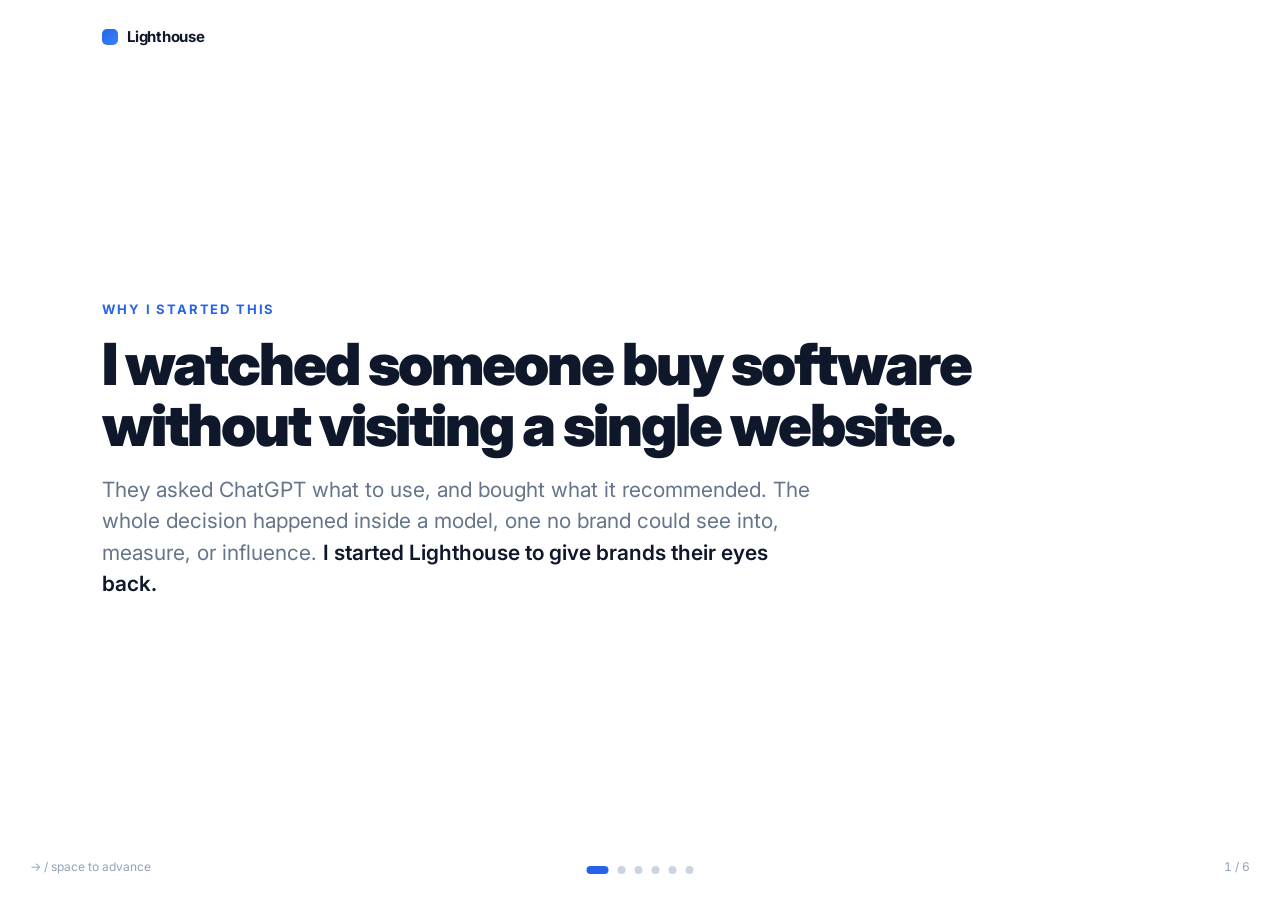
<file: investor-pitch/index.html>
<!DOCTYPE html>
<html lang="en">
<head>
<meta charset="UTF-8" />
<meta name="viewport" content="width=device-width, initial-scale=1" />
<title>Lighthouse investor pitch</title>
<link href="https://fonts.googleapis.com/css2?family=Inter:wght@400;500;600;700;800;900&display=swap" rel="stylesheet">
<style>
  :root{
    --bg:#fff; --panel:#F8FAFC; --panel2:#F1F5F9; --ink:#0F172A; --muted:#64748B;
    --faint:#94A3B8; --line:#E2E8F0; --line2:#CBD5E1; --accent:#2563EB;
    --accent2:#3B82F6; --soft:#EFF4FF; --good:#16A34A; --warn:#DC2626;
  }
  *{margin:0;padding:0;box-sizing:border-box}
  html,body{height:100%;overflow:hidden}
  body{font-family:Inter,system-ui,sans-serif;background:var(--panel2);color:var(--ink);
    -webkit-font-smoothing:antialiased;line-height:1.5}
  .deck{position:relative;height:100vh;width:100vw;overflow:hidden}
  .track{display:flex;height:100%;transition:transform .6s cubic-bezier(.7,0,.2,1)}
  .slide{min-width:100vw;height:100vh;display:flex;flex-direction:column;justify-content:center;
    padding:7vh 8vw;position:relative;background:var(--bg)}
  .slide:nth-child(even){background:linear-gradient(180deg,#fff,var(--panel))}
  .brand{position:absolute;top:26px;left:8vw;display:flex;align-items:center;gap:9px;
    font-weight:700;font-size:15px;letter-spacing:-.02em;color:var(--ink)}
  .brand .m{width:16px;height:16px;border-radius:5px;background:linear-gradient(135deg,var(--accent),var(--accent2))}
  .kicker{font-size:13px;font-weight:700;text-transform:uppercase;letter-spacing:.14em;color:var(--accent);
    opacity:0;transform:translateY(10px)}
  h1{font-size:clamp(30px,4.6vw,58px);font-weight:900;letter-spacing:-.035em;line-height:1.05;
    margin:14px 0 18px;max-width:16em;opacity:0;transform:translateY(16px)}
  .lead{font-size:clamp(16px,1.7vw,21px);color:var(--muted);max-width:34em;opacity:0;transform:translateY(16px)}
  .lead b{color:var(--ink);font-weight:600}
  .accent{color:var(--accent)}.warn{color:var(--warn)}.good{color:var(--good)}
  /* entrance */
  .in .kicker{animation:rise .6s .05s forwards}
  .in h1{animation:rise .7s .15s forwards}
  .in .lead{animation:rise .7s .3s forwards}
  @keyframes rise{to{opacity:1;transform:none}}

  /* nav */
  .dots{position:fixed;bottom:26px;left:50%;transform:translateX(-50%);display:flex;gap:9px;z-index:20}
  .dot{width:8px;height:8px;border-radius:50%;background:var(--line2);cursor:pointer;transition:.3s}
  .dot.on{background:var(--accent);width:22px;border-radius:99px}
  .count{position:fixed;bottom:24px;right:30px;font-size:12px;color:var(--faint);
    font-variant-numeric:tabular-nums;z-index:20}
  .hint{position:fixed;bottom:24px;left:30px;font-size:12px;color:var(--faint);z-index:20}
  .zone{position:fixed;top:0;height:100vh;width:14vw;z-index:15;cursor:pointer}
  .zone.l{left:0}.zone.r{right:0}

  /* ---- slide 2: the query demo ---- */
  .demo{margin-top:30px;max-width:560px;width:100%;background:#fff;border:1px solid var(--line);
    border-radius:16px;box-shadow:0 24px 60px -40px rgba(15,23,42,.4);padding:20px 22px}
  .q-line{display:flex;align-items:center;gap:9px;font-size:15px;color:var(--muted);margin-bottom:14px}
  .q-line .u{width:22px;height:22px;border-radius:50%;background:var(--panel2);flex:none}
  .q-txt{font-weight:600;color:var(--ink)}
  .ans{border-top:1px dashed var(--line);padding-top:14px;font-size:15px}
  .arow{display:flex;align-items:center;gap:10px;padding:6px 0;opacity:0;transform:translateX(-8px)}
  .arow .n{width:20px;color:var(--faint);font-weight:700}
  .arow .b{font-weight:600}
  .arow .chk{margin-left:auto;color:var(--good);font-weight:700}
  .arow.you{color:var(--warn);font-weight:700}
  .arow.you .miss{margin-left:auto;color:var(--warn)}
  .in .arow{animation:slidein .5s forwards}
  .in .arow:nth-child(2){animation-delay:.7s}
  .in .arow:nth-child(3){animation-delay:1.0s}
  .in .arow:nth-child(4){animation-delay:1.3s}
  .in .arow.you{animation:slidein .5s 1.9s forwards, shake .5s 2.4s}
  @keyframes slidein{to{opacity:1;transform:none}}
  @keyframes shake{0%,100%{transform:none}25%{transform:translateX(-4px)}75%{transform:translateX(4px)}}

  /* ---- slide 3: commodity dashboard ---- */
  .dash{margin-top:26px;display:flex;gap:14px;max-width:640px;flex-wrap:wrap;position:relative}
  .kpi{background:#fff;border:1px solid var(--line);border-radius:13px;padding:14px 18px;min-width:130px}
  .kpi .l{font-size:11px;text-transform:uppercase;letter-spacing:.05em;color:var(--muted);font-weight:700}
  .kpi .v{font-size:26px;font-weight:800;letter-spacing:-.02em;margin-top:3px}
  .bars{margin-top:14px;max-width:420px}
  .bar{display:flex;align-items:center;gap:10px;font-size:13px;padding:3px 0}
  .bar .nm{width:96px;color:var(--muted)}
  .bar .tr{flex:1;height:8px;background:var(--line);border-radius:99px;overflow:hidden}
  .bar .tr>span{display:block;height:100%;width:0;background:var(--accent);border-radius:99px;transition:width 1s cubic-bezier(.4,0,.2,1)}
  .in .bar .tr>span{width:var(--w)}
  .stamp{position:absolute;right:-6px;top:6px;border:3px solid var(--warn);color:var(--warn);
    font-weight:900;font-size:20px;letter-spacing:.06em;padding:6px 14px;border-radius:10px;
    transform:rotate(-11deg) scale(1.4);opacity:0}
  .in .stamp{animation:stamp .5s 1.5s forwards}
  @keyframes stamp{to{opacity:.92;transform:rotate(-11deg) scale(1)}}

  /* ---- slide 3: platform loop ---- */
  .loop{display:flex;align-items:stretch;margin-top:26px;max-width:900px;gap:0}
  .node{flex:1;border:1px solid var(--line);border-radius:12px;padding:14px 15px;background:#fff;opacity:0;transform:translateY(12px)}
  .node .st{font-size:11px;color:var(--accent);font-weight:800;text-transform:uppercase;letter-spacing:.05em}
  .node .nt{font-size:15px;font-weight:800;margin:4px 0;letter-spacing:-.01em}
  .node p{font-size:12px;color:var(--muted);line-height:1.45}
  .arrow{align-self:center;color:var(--line2);font-weight:800;font-size:20px;padding:0 10px;opacity:0}
  .loopback{margin-top:12px;font-size:12.5px;color:var(--faint);opacity:0}
  .in .loop>*:nth-child(1){animation:rise .5s .15s forwards}
  .in .loop>*:nth-child(2){animation:rise .4s .35s forwards}
  .in .loop>*:nth-child(3){animation:rise .5s .5s forwards}
  .in .loop>*:nth-child(4){animation:rise .4s .7s forwards}
  .in .loop>*:nth-child(5){animation:rise .5s .85s forwards}
  .in .loop>*:nth-child(6){animation:rise .4s 1.05s forwards}
  .in .loop>*:nth-child(7){animation:rise .5s 1.2s forwards}
  .in .loopback{animation:rise .5s 1.5s forwards}
  @media(max-width:820px){.loop{flex-direction:column}.arrow{transform:rotate(90deg);padding:6px 0}}

  /* ---- slide 4: retrieval reconstruction (hero) ---- */
  .rx{margin-top:26px;max-width:600px;width:100%;background:#fff;border:1px solid var(--line);
    border-radius:16px;box-shadow:0 24px 60px -40px rgba(15,23,42,.4);padding:18px 20px}
  .rx .qh{font-size:13px;color:var(--muted);margin-bottom:12px}
  .rx .qh b{color:var(--ink)}
  .rrow{display:grid;grid-template-columns:130px 1fr 40px;align-items:center;gap:10px;padding:4px 0;
    font-size:12.5px;opacity:0;transform:translateY(6px)}
  .rrow .d{color:var(--ink);white-space:nowrap;overflow:hidden;text-overflow:ellipsis}
  .rrow .tr{height:7px;background:var(--line);border-radius:99px;overflow:hidden}
  .rrow .tr>span{display:block;height:100%;width:0;background:var(--good);border-radius:99px;transition:width .9s .2s cubic-bezier(.4,0,.2,1)}
  .rrow .sc{text-align:right;color:var(--muted);font-variant-numeric:tabular-nums}
  .rrow.you{background:var(--soft);border-radius:8px;padding:6px;margin:3px -6px}
  .rrow.you .d{font-weight:800;color:var(--accent)}
  .rrow.you .tr>span{background:var(--accent)}
  .in .rrow{animation:rise .5s forwards}
  .in .rrow:nth-child(2){animation-delay:.5s}
  .in .rrow:nth-child(3){animation-delay:.7s}
  .in .rrow:nth-child(4){animation-delay:.9s}
  .in .rrow:nth-child(5){animation-delay:1.1s}
  .in .rrow.you{animation:rise .5s 1.5s forwards, pulse 1.4s 2s}
  .in .rrow span[style]{}/*noop*/
  .in .rrow .tr>span{width:var(--w)}
  @keyframes pulse{0%,100%{box-shadow:0 0 0 0 rgba(37,99,235,.35)}50%{box-shadow:0 0 0 6px rgba(37,99,235,0)}}
  .rx .verdict{margin-top:12px;font-size:13px;color:var(--warn);font-weight:700;opacity:0}
  .in .rx .verdict{animation:rise .5s 2.2s forwards}

  /* ---- slide 5: upstream vs downstream ---- */
  .cols{margin-top:26px;display:grid;grid-template-columns:1fr 1fr;gap:16px;max-width:720px}
  .col{border:1px solid var(--line);border-radius:14px;padding:18px 20px;background:#fff;opacity:0;transform:translateY(14px)}
  .col.them{background:var(--panel)}
  .col .t{font-size:12px;text-transform:uppercase;letter-spacing:.06em;font-weight:700;color:var(--muted)}
  .col .big{font-size:18px;font-weight:800;letter-spacing:-.02em;margin:6px 0 4px}
  .col.us .big{color:var(--accent)}
  .col p{font-size:13.5px;color:var(--muted)}
  .in .col.them{animation:rise .6s .3s forwards}
  .in .col.us{animation:rise .6s .55s forwards}
  .compound{margin-top:16px;display:flex;align-items:center;gap:4px;max-width:720px;opacity:0}
  .in .compound{animation:rise .6s .9s forwards}
  .compound .lab{font-size:12.5px;color:var(--muted);margin-right:8px}
  .compound i{width:9px;height:9px;border-radius:50%;background:var(--accent);opacity:.25;transform:scale(.6)}
  .in .compound i{animation:pop .3s forwards}
  .in .compound i:nth-child(3){animation-delay:1.1s}.in .compound i:nth-child(4){animation-delay:1.2s}
  .in .compound i:nth-child(5){animation-delay:1.3s}.in .compound i:nth-child(6){animation-delay:1.4s}
  .in .compound i:nth-child(7){animation-delay:1.5s}.in .compound i:nth-child(8){animation-delay:1.6s}
  .in .compound i:nth-child(9){animation-delay:1.7s}.in .compound i:nth-child(10){animation-delay:1.8s}
  .in .compound i:nth-child(11){animation-delay:1.9s}.in .compound i:nth-child(12){animation-delay:2.0s}
  @keyframes pop{to{opacity:1;transform:scale(1)}}

  /* ---- slide 6: business ---- */
  .metrics{margin-top:26px;display:grid;grid-template-columns:repeat(3,1fr);gap:16px;max-width:720px}
  .metric{border:1px solid var(--line);border-radius:14px;padding:20px;background:#fff;text-align:left}
  .metric .v{font-size:34px;font-weight:900;letter-spacing:-.03em;color:var(--accent);font-variant-numeric:tabular-nums}
  .metric .l{font-size:13px;color:var(--muted);margin-top:4px}
  .ask{margin-top:24px;font-size:clamp(15px,1.7vw,19px);font-weight:600;max-width:34em;opacity:0}
  .in .ask{animation:rise .6s 1.2s forwards}
  .ask .accent{font-weight:800}
</style>
</head>
<body>
<div class="deck">
  <div class="track" id="track">

    <!-- 1 STORY -->
    <section class="slide" data-i="0">
      <div class="brand"><span class="m"></span> Lighthouse</div>
      <div class="kicker">Why I started this</div>
      <h1>I watched someone buy software without visiting a single website.</h1>
      <p class="lead">They asked ChatGPT what to use, and bought what it recommended. The whole decision happened inside a model, one no brand could see into, measure, or influence. <b>I started Lighthouse to give brands their eyes back.</b></p>
    </section>

    <!-- 2 THE NEED -->
    <section class="slide" data-i="1">
      <div class="brand"><span class="m"></span> Lighthouse</div>
      <div class="kicker">The shift</div>
      <h1>Buying now starts inside the model.</h1>
      <p class="lead">If the AI doesn't name you, you don't exist, and you never see the customer you lost. This is every category, right now.</p>
      <div class="demo">
        <div class="q-line"><span class="u"></span><span class="q-txt">"Best CRM for a small business?"</span></div>
        <div class="ans">
          <div class="arow"><span class="n">1</span><span class="b">Salesforce</span><span class="chk">recommended</span></div>
          <div class="arow"><span class="n">2</span><span class="b">Zoho</span><span class="chk">recommended</span></div>
          <div class="arow"><span class="n">3</span><span class="b">monday.com</span><span class="chk">recommended</span></div>
          <div class="arow you"><span class="n">✕</span><span class="b">Your brand</span><span class="miss">not in the answer</span></div>
        </div>
      </div>
    </section>

    <!-- 3: THE GAP (category shortcoming) -->
    <section class="slide" data-i="2">
      <div class="brand"><span class="m"></span> Lighthouse</div>
      <div class="kicker">The platform</div>
      <h1>One product: measure, diagnose, build, prove.</h1>
      <p class="lead">Lighthouse measures where you stand in AI answers across GPT-5, Claude and Perplexity, shows who wins and the sources and language they own, builds the fix from that evidence, then re-measures to prove it moved.</p>
      <div class="loop">
        <div class="node"><div class="st">01 Measure</div><div class="nt">Across every engine</div><p>Mention rate, share of voice, who wins, broken out by model.</p></div>
        <div class="arrow">&rarr;</div>
        <div class="node"><div class="st">02 Diagnose</div><div class="nt">The why</div><p>The sources AI cites, the language you lack, and why your page loses.</p></div>
        <div class="arrow">&rarr;</div>
        <div class="node"><div class="st">03 Build</div><div class="nt">The fix</div><p>Publish-ready content, schema, landing pages and GTM, from the evidence.</p></div>
        <div class="arrow">&rarr;</div>
        <div class="node"><div class="st">04 Prove</div><div class="nt">Re-measure</div><p>Run it again in weeks and show the real movement.</p></div>
      </div>
      <div class="loopback">and repeat, compounding every cycle.</div>
    </section>

    <!-- 4 THE NEW THING (hero) -->
    <section class="slide" data-i="3">
      <div class="brand"><span class="m"></span> Lighthouse</div>
      <div class="kicker">The wedge · step 02, up close</div>
      <h1>We reconstruct the retrieval. We show you <span class="accent">why</span> you lose.</h1>
      <p class="lead">This is the diagnose step, and the part no one else can build. Before the AI answers, it <b>retrieves</b> pages. We rebuild that step and rank your page against the ones it cites.</p>
      <div class="rx">
        <div class="qh">Reconstructed retrieval · <b>"best CRM for a small business"</b></div>
        <div class="rrow"><span class="d">salesforce.com</span><span class="tr"><span style="--w:96%"></span></span><span class="sc">0.74</span></div>
        <div class="rrow"><span class="d">zoho.com</span><span class="tr"><span style="--w:92%"></span></span><span class="sc">0.71</span></div>
        <div class="rrow"><span class="d">uschamber.com</span><span class="tr"><span style="--w:90%"></span></span><span class="sc">0.70</span></div>
        <div class="rrow"><span class="d">monday.com</span><span class="tr"><span style="--w:85%"></span></span><span class="sc">0.66</span></div>
        <div class="rrow you"><span class="d">hubspot.com · YOU · #22 of 33</span><span class="tr"><span style="--w:38%"></span></span><span class="sc">0.49</span></div>
        <div class="verdict">Even HubSpot's homepage loses the retrieval. Validated 7.8× better than chance.</div>
      </div>
    </section>

    <!-- 5 MOAT -->
    <section class="slide" data-i="4">
      <div class="brand"><span class="m"></span> Lighthouse</div>
      <div class="kicker">Why it holds</div>
      <h1>Everyone observes the answer. We reconstruct the retrieval.</h1>
      <div class="cols">
        <div class="col them"><div class="t">Profound / everyone else</div><div class="big">Downstream</div><p>Scrape the answer, count mentions. A telescope pointed at the output.</p></div>
        <div class="col us"><div class="t">Lighthouse</div><div class="big">Upstream</div><p>Model the retrieval that produces the answer. A control system, not a scoreboard.</p></div>
      </div>
      <div class="compound"><span class="lab">Every audit adds labeled query→citation data that trains our ranker →</span>
        <i></i><i></i><i></i><i></i><i></i><i></i><i></i><i></i><i></i><i></i></div>
      <p class="lead" style="margin-top:14px">Downstream stacks can't get that data. The moat isn't the pipe. It's the dataset that compounds with every measurement.</p>
    </section>

    <!-- 6 BUSINESS + ASK -->
    <section class="slide" data-i="5">
      <div class="brand"><span class="m"></span> Lighthouse</div>
      <div class="kicker">The business</div>
      <h1>Bottoms-up, where the giants won't go.</h1>
      <p class="lead">We sell to growth &amp; SEO leads at mid-market brands, funded by the SEO budget already migrating to AI search. Live, deployed, cheap to run.</p>
      <div class="metrics">
        <div class="metric"><div class="v" data-to="7.8" data-suf="×">0×</div><div class="l">retrieval fidelity vs chance</div></div>
        <div class="metric"><div class="v" data-to="1" data-pre="~" data-suf="¢">0¢</div><div class="l">added cost per audit</div></div>
        <div class="metric"><div class="v" data-to="3" data-pre="$1 to " data-suf="k">$0</div><div class="l">/ brand / month target</div></div>
      </div>
      <p class="ask">The ask: <span class="accent">[a first design partner in one vertical, and your read on the beachhead].</span></p>
    </section>

  </div>

  <div class="zone l" id="zl"></div>
  <div class="zone r" id="zr"></div>
  <div class="dots" id="dots"></div>
  <div class="count" id="count"></div>
  <div class="hint">→ / space to advance</div>
</div>

<script>
  const track = document.getElementById("track");
  const slides = [...document.querySelectorAll(".slide")];
  const N = slides.length;
  let i = 0;
  const dotsWrap = document.getElementById("dots");
  slides.forEach((_, k) => {
    const d = document.createElement("div"); d.className = "dot"; d.onclick = () => go(k);
    dotsWrap.appendChild(d);
  });
  const dots = [...document.querySelectorAll(".dot")];
  const count = document.getElementById("count");

  function countUp(slide) {
    slide.querySelectorAll("[data-to]").forEach(el => {
      const to = parseFloat(el.dataset.to), pre = el.dataset.pre || "", suf = el.dataset.suf || "";
      const dec = (to % 1 !== 0) ? 1 : 0;
      let start = null, dur = 900;
      function step(t){
        if(!start) start = t;
        const p = Math.min(1, (t - start) / dur);
        const val = (to * (0.2 + 0.8*p*(2-p))); // ease-out
        el.textContent = pre + val.toFixed(dec) + suf;
        if(p < 1) requestAnimationFrame(step); else el.textContent = pre + to.toFixed(dec) + suf;
      }
      requestAnimationFrame(step);
    });
  }

  function go(n) {
    i = Math.max(0, Math.min(N - 1, n));
    track.style.transform = `translateX(-${i * 100}vw)`;
    dots.forEach((d, k) => d.classList.toggle("on", k === i));
    count.textContent = `${i + 1} / ${N}`;
    slides.forEach((s, k) => {
      if (k === i) {
        s.classList.remove("in"); void s.offsetWidth; s.classList.add("in"); // replay
        if (s.querySelector("[data-to]")) countUp(s);
      } else s.classList.remove("in");
    });
  }

  document.getElementById("zr").onclick = () => go(i + 1);
  document.getElementById("zl").onclick = () => go(i - 1);
  window.addEventListener("keydown", e => {
    if (["ArrowRight", " ", "PageDown"].includes(e.key)) { e.preventDefault(); go(i + 1); }
    if (["ArrowLeft", "PageUp"].includes(e.key)) { e.preventDefault(); go(i - 1); }
    if (e.key === "Home") go(0);
    if (e.key === "End") go(N - 1);
  });
  // swipe
  let sx = 0;
  window.addEventListener("touchstart", e => sx = e.touches[0].clientX);
  window.addEventListener("touchend", e => {
    const dx = e.changedTouches[0].clientX - sx;
    if (Math.abs(dx) > 50) go(i + (dx < 0 ? 1 : -1));
  });

  go(0);
</script>
</body>
</html>
</file>
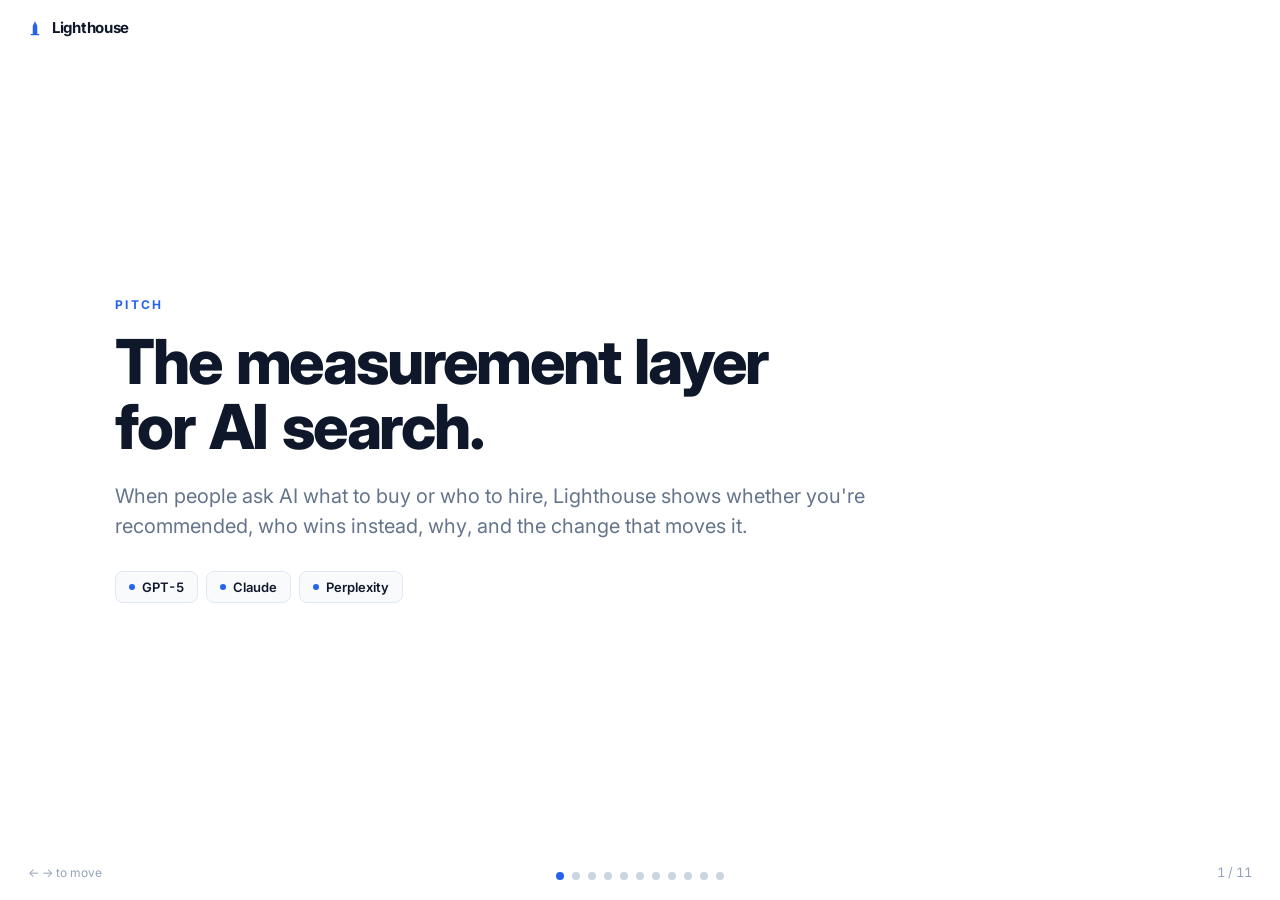
<file: netlify-pitch/index.html>
<!DOCTYPE html>
<html lang="en">
<head>
<meta charset="UTF-8" />
<meta name="viewport" content="width=device-width, initial-scale=1" />
<title>Lighthouse Pitch</title>
<link href="https://fonts.googleapis.com/css2?family=Inter:wght@400;500;600;700;800&display=swap" rel="stylesheet">
<style>
  :root{--bg:#fff;--panel:#F8FAFC;--panel2:#F1F5F9;--ink:#0F172A;--muted:#64748B;--faint:#94A3B8;
    --line:#E2E8F0;--line2:#CBD5E1;--accent:#2563EB;--accent2:#3B82F6;--accent-soft:#EFF4FF;--good:#16A34A;}
  *{margin:0;box-sizing:border-box}
  html,body{height:100%}
  body{background:var(--bg);color:var(--ink);font-family:Inter,system-ui,sans-serif;-webkit-font-smoothing:antialiased;overflow:hidden;font-variant-numeric:tabular-nums}
  .progress-top{position:fixed;top:0;left:0;height:3px;background:linear-gradient(90deg,var(--accent2),var(--accent));z-index:30;transition:width .35s}
  .brandmark{position:fixed;top:18px;left:26px;display:flex;align-items:center;gap:8px;font-weight:700;font-size:15px;letter-spacing:-.02em;z-index:20}
  .brandmark .m{width:18px;height:18px;background:var(--accent);
    -webkit-mask:url("data:image/svg+xml;utf8,<svg xmlns='http://www.w3.org/2000/svg' viewBox='0 0 24 24'><path d='M12 3l2.5 5h-5z'/><rect x='9' y='8' width='6' height='13' rx='1'/><rect x='6' y='20' width='12' height='1.6' rx='.8'/></svg>") center/contain no-repeat;
            mask:url("data:image/svg+xml;utf8,<svg xmlns='http://www.w3.org/2000/svg' viewBox='0 0 24 24'><path d='M12 3l2.5 5h-5z'/><rect x='9' y='8' width='6' height='13' rx='1'/><rect x='6' y='20' width='12' height='1.6' rx='.8'/></svg>") center/contain no-repeat}
  .deck{position:relative;height:100vh;width:100vw}
  .slide{position:absolute;inset:0;display:none;flex-direction:column;justify-content:center;padding:8vh 9vw;opacity:0;transition:opacity .4s}
  .slide.active{display:flex;opacity:1}
  .kicker{font-size:12px;letter-spacing:.18em;text-transform:uppercase;color:var(--accent);font-weight:700;margin-bottom:18px}
  h1{font-size:62px;line-height:1.04;font-weight:800;letter-spacing:-.035em}
  h2{font-size:40px;line-height:1.12;font-weight:800;letter-spacing:-.02em;max-width:20ch}
  .lead{font-size:20px;color:var(--muted);margin-top:22px;max-width:60ch;line-height:1.5}
  .chips{display:flex;gap:8px;margin-top:30px;flex-wrap:wrap}
  .chip{font-size:13px;font-weight:600;background:var(--panel);border:1px solid var(--line);border-radius:8px;padding:7px 13px;display:flex;gap:7px;align-items:center}
  .chip .d{width:6px;height:6px;border-radius:50%;background:var(--accent)}
  .two{display:grid;grid-template-columns:1fr 1fr;gap:24px;margin-top:30px;max-width:1000px}
  .card{background:#fff;border:1px solid var(--line);border-radius:14px;padding:22px}
  .card h3{font-size:16px;font-weight:700;margin-bottom:8px}.card p{font-size:14.5px;color:var(--muted);line-height:1.5}
  .card .k{font-size:11px;font-weight:700;color:var(--accent);letter-spacing:.08em;margin-bottom:10px}
  .grid3{display:grid;grid-template-columns:repeat(3,1fr);gap:1px;background:var(--line);border:1px solid var(--line);border-radius:14px;overflow:hidden;margin-top:28px;max-width:1040px}
  .grid3 .cell{background:#fff;padding:24px}
  .counter{position:fixed;bottom:20px;right:28px;font-size:13px;color:var(--faint);z-index:20}
  .dots{position:fixed;bottom:20px;left:50%;transform:translateX(-50%);display:flex;gap:8px;z-index:20}
  .dot{width:8px;height:8px;border-radius:50%;background:var(--line2);cursor:pointer}.dot.active{background:var(--accent)}
  .hint{position:fixed;bottom:20px;left:28px;font-size:12px;color:var(--faint);z-index:20}
  .em{color:var(--accent)}
  .note{margin-top:22px;font-size:14px;color:var(--faint);max-width:62ch;line-height:1.5}

  /* animated product demo */
  .demo-wrap{display:grid;grid-template-columns:1.05fr 1.25fr;gap:48px;align-items:center}
  .story h2{font-size:32px}
  .story .step{display:flex;gap:12px;align-items:flex-start;margin-top:15px;font-size:15px;color:var(--muted);transition:opacity .4s;opacity:.4}
  .story .step.on{opacity:1;color:var(--ink)}
  .story .step .n{width:24px;height:24px;border-radius:50%;background:var(--panel);border:1px solid var(--line);display:flex;align-items:center;justify-content:center;font-size:12px;font-weight:700;flex:0 0 auto;color:var(--muted)}
  .story .step.on .n{background:var(--accent);color:#fff;border-color:var(--accent)}
  .win{background:#fff;border:1px solid var(--line);border-radius:14px;box-shadow:0 24px 60px -30px rgba(15,23,42,.35);overflow:hidden;height:440px;position:relative}
  .win-bar{display:flex;align-items:center;gap:7px;padding:11px 14px;border-bottom:1px solid var(--line);background:var(--panel)}
  .win-bar i{width:10px;height:10px;border-radius:50%;background:#E2E8F0;display:inline-block}
  .win-bar .url{margin-left:10px;font-size:12px;color:var(--faint)}
  .scene{position:absolute;inset:46px 0 0 0;padding:22px;opacity:0;transition:opacity .45s;pointer-events:none;overflow:hidden}
  .scene.on{opacity:1}
  .cmp-title{font-size:20px;font-weight:800;letter-spacing:-.02em;margin-bottom:14px}
  .cmp-box{border:1px solid var(--line);border-radius:12px;padding:14px 16px;box-shadow:0 10px 30px -22px rgba(15,23,42,.3)}
  .cmp-row{display:flex;align-items:center;gap:8px;font-size:16px}
  .cmp-b{font-weight:650;color:var(--ink);min-height:22px}
  .cmp-sep{color:var(--faint);font-size:14px}
  .cmp-c{color:var(--ink);min-height:22px}
  .cur{display:inline-block;width:2px;height:18px;background:var(--accent);vertical-align:-3px;animation:blink 1s steps(1) infinite}
  @keyframes blink{50%{opacity:0}}
  .cmp-foot{display:flex;justify-content:flex-end;border-top:1px solid var(--line);margin-top:12px;padding-top:11px}
  .cmp-run{background:var(--accent);color:#fff;border-radius:8px;padding:9px 16px;font-size:14px;font-weight:600}
  .cmp-run.pulse{animation:pulse .5s 2}
  @keyframes pulse{50%{transform:scale(1.06);box-shadow:0 0 0 6px var(--accent-soft)}}
  .pg{display:flex;flex-direction:column;align-items:center;justify-content:center;height:100%;gap:16px}
  .orbit{position:relative;width:54px;height:54px}
  .orbit span{position:absolute;inset:0;border:2px solid transparent;border-top-color:var(--accent);border-radius:50%;animation:spin 1s linear infinite}
  .orbit span:nth-child(2){inset:8px;border-top-color:var(--accent2);animation-duration:1.4s;animation-direction:reverse}
  .orbit span:nth-child(3){inset:16px;border-top-color:#93C5FD;animation-duration:1.8s}
  @keyframes spin{to{transform:rotate(360deg)}}
  .pg-stage{font-size:17px;font-weight:700}.pg-sub{font-size:13px;color:var(--faint)}
  .rs-head{display:flex;justify-content:space-between;align-items:baseline;margin-bottom:12px}
  .rs-title{font-weight:800;font-size:17px}.rs-title span{color:var(--muted);font-weight:500;font-size:12.5px;margin-left:6px}
  .rs-rate{font-size:32px;font-weight:800;color:var(--accent);letter-spacing:-.03em}
  .models{display:flex;gap:7px;margin-bottom:12px}
  .mchip{font-size:11px;font-weight:600;background:var(--panel);border:1px solid var(--line);border-radius:6px;padding:4px 9px;color:var(--muted)}
  .brow{display:grid;grid-template-columns:130px 1fr 42px;align-items:center;gap:10px;font-size:13px;margin:6px 0}
  .brow .nm{color:var(--muted);overflow:hidden;text-overflow:ellipsis;white-space:nowrap}.brow .nm.you{color:var(--accent);font-weight:650}
  .track{height:8px;background:var(--panel2);border-radius:5px;overflow:hidden}
  .track>span{display:block;height:100%;width:0;border-radius:5px;background:var(--line2);transition:width 1.1s cubic-bezier(.2,.7,.2,1)}
  .track.you>span{background:var(--accent)}
  .brow .v{text-align:right;color:var(--muted)}
  .rev{margin-top:12px;border-top:1px solid var(--line);padding-top:11px;opacity:0;transform:translateY(8px);transition:opacity .5s,transform .5s}
  .rev.on{opacity:1;transform:none}
  .rev h5{font-size:10.5px;text-transform:uppercase;letter-spacing:.06em;color:var(--muted);margin-bottom:7px;font-weight:700}
  .srcline{display:flex;flex-wrap:wrap;gap:6px}
  .src{font-size:11.5px;background:var(--panel);border:1px solid var(--line);border-radius:6px;padding:3px 8px;color:var(--ink)}
  .vibes{display:flex;flex-wrap:wrap;gap:6px;margin-top:8px}
  .vb{font-size:11.5px;color:var(--accent);background:var(--accent-soft);border:1px solid #DBE6FE;border-radius:6px;padding:3px 8px}
  .act{background:var(--panel);border:1px solid var(--line);border-radius:10px;padding:12px}
  .act .ahd{font-size:11px;font-weight:700;text-transform:uppercase;letter-spacing:.05em;color:var(--muted);margin-bottom:7px}
  .act .ap{font-size:12.5px;color:var(--ink);line-height:1.5}
  .act .code{margin-top:8px;font-family:ui-monospace,Menlo,monospace;font-size:10.5px;background:#0F172A;color:#93C5FD;border-radius:6px;padding:8px;white-space:pre;overflow:hidden}
  .sim{display:flex;align-items:center;gap:10px;margin-top:10px;font-size:13px}
  .sim b{color:var(--accent)}.sim .arr{color:var(--good);font-size:17px}
  .sim .tag{font-size:10px;background:var(--panel2);border:1px solid var(--line);border-radius:999px;padding:2px 8px;color:var(--muted)}
</style>
</head>
<body>
<div class="progress-top" id="ptop"></div>
<div class="brandmark"><span class="m"></span> Lighthouse</div>

<div class="deck" id="deck">

  <section class="slide">
    <div class="kicker">Pitch</div>
    <h1>The measurement layer<br>for AI search.</h1>
    <p class="lead">When people ask AI what to buy or who to hire, Lighthouse shows whether you're recommended, who wins instead, why, and the change that moves it.</p>
    <div class="chips"><span class="chip"><span class="d"></span>GPT-5</span><span class="chip"><span class="d"></span>Claude</span><span class="chip"><span class="d"></span>Perplexity</span></div>
  </section>

  <section class="slide">
    <div class="kicker">The shift</div>
    <h2>Buying decisions now start inside the model.</h2>
    <p class="lead">Founders ask ChatGPT "who should incorporate my startup." Buyers ask Perplexity "best CRM for a 10-person team." The AI names a few. If you're not named, you're invisible, and <span class="em">most brands have no idea it's happening.</span></p>
  </section>

  <!-- DEMO 1: Cooley GO -->
  <section class="slide">
    <div class="demo-wrap">
      <div class="story" data-demo="cooley">
        <div class="kicker">The user story · legal</div>
        <h2>A law-firm marketer asks: does AI send founders to us?</h2>
        <div class="step"><span class="n">1</span><div>Type the brand and category, Cooley GO, in venture-capital law.</div></div>
        <div class="step"><span class="n">2</span><div>We ask GPT-5, Claude &amp; Perplexity the real questions founders ask.</div></div>
        <div class="step"><span class="n">3</span><div>See where you stand, who wins, and the sources behind it.</div></div>
        <div class="step"><span class="n">4</span><div>Get the publish-ready change, and simulate its impact.</div></div>
      </div>
      <div class="win" data-demo="cooley"></div>
    </div>
  </section>

  <!-- DEMO 2: HubSpot -->
  <section class="slide">
    <div class="demo-wrap">
      <div class="story" data-demo="hubspot">
        <div class="kicker">The user story · B2B SaaS</div>
        <h2>Same engine, a software brand: does AI recommend us for CRM?</h2>
        <div class="step"><span class="n">1</span><div>Type HubSpot, in CRM software. No setup, any category.</div></div>
        <div class="step"><span class="n">2</span><div>The identical pipeline runs, same cost, different market.</div></div>
        <div class="step"><span class="n">3</span><div>HubSpot leads at 93%, ahead of Salesforce and Zoho.</div></div>
        <div class="step"><span class="n">4</span><div>Even a leader sees where it slips, and what reinforces it.</div></div>
      </div>
      <div class="win" data-demo="hubspot"></div>
    </div>
  </section>

  <section class="slide">
    <div class="kicker">What makes it different</div>
    <h2>Not a leaderboard. The reason behind it.</h2>
    <div class="two">
      <div class="card"><div class="k">OFF-SITE PROVENANCE</div><h3>The sources the AI trusts</h3><p>For every answer, the exact pages each engine cited, so you see where you're absent. Cooley GO: 376 citations, led by Reddit, YouTube, Y Combinator.</p></div>
      <div class="card"><div class="k">VERBAL VIBES</div><h3>How AI describes you</h3><p>The words the AI attaches to you vs competitors, each linked to the sites driving them. Lean into what you already own.</p></div>
    </div>
  </section>

  <section class="slide">
    <div class="kicker">The edge</div>
    <h2>A change you can ship, and test before you do.</h2>
    <div class="two">
      <div class="card"><div class="k">ACTION</div><h3>Content + schema markup</h3><p>Each gap becomes publish-ready positioning content plus the schema.org JSON-LD that reinforces it for AI crawlers, grounded in the vibes you own and the sources the AI trusts.</p></div>
      <div class="card"><div class="k">SIMULATION → PROOF</div><h3>See the likely lift first</h3><p>Inject the change and re-probe a sample for an estimate. Then publish, re-crawl, and re-measure the frozen panel to <span class="em">prove the real lift</span>. Proof is the moat.</p></div>
    </div>
  </section>

  <section class="slide">
    <div class="kicker">Same engine, any market</div>
    <h2>Legal, SaaS, and any category you type.</h2>
    <div class="grid3">
      <div class="cell"><div class="k">PROFESSIONAL SERVICES</div><h3>Cooley GO, 51%</h3><p>leads Wilson Sonsini &amp; Orrick for startup founders.</p></div>
      <div class="cell"><div class="k">B2B SAAS</div><h3>HubSpot, 93%</h3><p>ahead of Salesforce, Zoho &amp; Pipedrive.</p></div>
      <div class="cell"><div class="k">ANY CATEGORY</div><h3>Your brand</h3><p>type a brand + category; same pipeline, same cost.</p></div>
    </div>
    <p class="note">The engine never depended on a vertical, a law firm, a SaaS tool, a consumer brand all run through the identical measurement pipeline.</p>
  </section>

  <section class="slide">
    <div class="kicker">It's real, and it's live</div>
    <h2>Not a mockup, a deployed product.</h2>
    <p class="lead">FastAPI + Postgres &amp; pgvector, a RAG layer over every collected answer, and an MCP server so a client's own AI agent can query Lighthouse. Both stories above ran on real data.</p>
    <div class="chips"><span class="chip">Multi-engine measurement</span><span class="chip">Off-site provenance</span><span class="chip">Verbal vibes</span><span class="chip">RAG Ask</span><span class="chip">Action + schema</span><span class="chip">Simulation</span><span class="chip">MCP</span></div>
  </section>

  <!-- REAL CLIENT IN PRODUCTION -->
  <section class="slide">
    <div class="kicker">From a one-off audit to an always-on contract</div>
    <h2>What a paying client actually runs.</h2>
    <div class="grid3">
      <div class="cell"><div class="k">ONBOARD</div><h3>Brand + their context</h3><p>The client adds their brand, category, the competitors they care about, and their own material, we build the grounded, frozen panel.</p></div>
      <div class="cell"><div class="k">MONITOR</div><h3>Scheduled re-runs</h3><p>The panel re-runs on a cadence, so they watch mention rate, vibes, and the cited sources trend over weeks, not a one-time snapshot.</p></div>
      <div class="cell"><div class="k">ACT + PROVE</div><h3>Change, then proof</h3><p>Content + schema for each gap, simulate the lift, publish, and re-measure the same panel to prove what moved, plus their own agent via MCP.</p></div>
    </div>
    <p class="note">Positioned like a Search Console for AI search, with an action layer: target <span class="em">$1-3k per brand / month</span> for mid-market brands and firms. Per-run API cost is a few dollars, so the unit economics hold from day one.</p>
  </section>

  <!-- POST-SAFE TRAJECTORY -->
  <section class="slide">
    <div class="kicker">What a first (SAFE) round turns on</div>
    <h2>From deployed MVP to a real product company.</h2>
    <div class="grid3">
      <div class="cell"><div class="k">ALWAYS-ON INFRA</div><h3>Monitoring at scale</h3><p>Durable job queue, multi-tenant auth, and scheduled re-runs so every client's panel trends continuously, and the causal-proof dataset compounds into the moat.</p></div>
      <div class="cell"><div class="k">THE AGENT LAYER</div><h3>It does the work</h3><p>An off-site research agent that finds where to earn mentions, the content + schema workflow, and the MCP server so clients' own AI agents plug into Lighthouse.</p></div>
      <div class="cell"><div class="k">DESIGN PARTNERS → ARR</div><h3>First paying clients</h3><p>5-10 design-partner brands and firms in legal, SaaS, and DTC. Their proven before/after lifts become the case studies that drive the next cohort.</p></div>
    </div>
    <p class="note">A SAFE funds roughly 12-18 months: harden the cloud, ship the agent + proof loop, and convert design partners into first recurring revenue and a defensible, vertical-deep dataset.</p>
  </section>

  <section class="slide">
    <div class="kicker">Close</div>
    <h1>Be the answer,<br>not the afterthought.</h1>
    <p class="lead">Lighthouse measures where you lose in AI search, shows why, and proves what moves it, in any category. Deployed today; a category tomorrow.</p>
  </section>

</div>

<div class="counter" id="counter"></div>
<div class="dots" id="dots"></div>
<div class="hint">← → to move</div>

<script>
  const DEMOS = {
    cooley: { brand:"Cooley GO", cat:"venture capital law",
      models:[["Claude",73],["GPT-5",45],["Perplexity",35]],
      rate:51,
      rows:[["Cooley GO (you)",51,true],["Wilson Sonsini",38,false],["Clerky",37,false],["Orrick",31,false],["Gunderson Dettmer",28,false]],
      sources:["reddit.com","youtube.com","ycombinator.com","cooleygo.com","linkedin.com"],
      vibes:["plain-english guides","free document generators","up-to-date"],
      action:"Position Cooley GO as the most comprehensive free founder resource: incorporation guides, SAFEs, term sheets…",
      sim:[51,100] },
    hubspot: { brand:"HubSpot", cat:"CRM software",
      models:[["Claude",100],["GPT-5",85],["Perplexity",95]],
      rate:93,
      rows:[["HubSpot (you)",93,true],["Zoho CRM",78,false],["Salesforce",68,false],["Pipedrive",62,false],["Freshsales",37,false]],
      sources:["reddit.com","youtube.com","hubspot.com","salesforce.com","monday.com"],
      vibes:["free tier","scales well","excellent ux"],
      action:"Lean into the genuinely-free tier and easiest UX for small teams; reinforce the all-in-one suite…",
      sim:[93,100] },
  };

  function winHTML(cfg){
    const models = cfg.models.map(m=>`<span class="mchip">${m[0]} ${m[1]}%</span>`).join("");
    const rows = cfg.rows.map(r=>`<div class="brow"><span class="nm ${r[2]?"you":""}">${r[0]}</span><div class="track ${r[2]?"you":""}"><span data-w="${r[1]}"></span></div><span class="v">${r[1]}%</span></div>`).join("");
    const srcs = cfg.sources.map(s=>`<span class="src">${s}</span>`).join("");
    const vibes = cfg.vibes.map(v=>`<span class="vb">${v}</span>`).join("");
    return `
      <div class="win-bar"><i></i><i></i><i></i><span class="url">lighthouse · /app</span></div>
      <div class="scene sc-composer">
        <div class="cmp-title">Measure your brand in AI search</div>
        <div class="cmp-box"><div class="cmp-row"><span class="cmp-b d-brand"></span><span class="cmp-sep">in</span><span class="cmp-c d-cat"></span><span class="cur d-cur"></span></div>
          <div class="cmp-foot"><span class="cmp-run d-run">Run audit</span></div></div>
      </div>
      <div class="scene sc-progress"><div class="pg"><div class="orbit"><span></span><span></span><span></span></div>
        <div class="pg-stage d-stage">Generating buyer questions</div><div class="pg-sub">120 questions across 3 engines</div></div></div>
      <div class="scene sc-results">
        <div class="rs-head"><div class="rs-title">${cfg.brand}<span>${cfg.cat} · 120 responses</span></div><div class="rs-rate"><span class="d-rate">0</span>%</div></div>
        <div class="models">${models}</div>
        ${rows}
        <div class="rev d-why"><h5>The why, sources the AI cites</h5><div class="srcline">${srcs}</div><div class="vibes">${vibes}</div></div>
        <div class="rev d-act"><div class="act"><div class="ahd">Action, publish-ready change</div>
          <div class="ap">${cfg.action}</div>
          <div class="code">{ "@type": "FAQPage", "mainEntity": [ … ] }</div>
          <div class="sim">Simulated impact: <b>${cfg.sim[0]}%</b> <span class="arr">→</span> <b>${cfg.sim[1]}%</b> <span class="tag">estimate, not proof</span></div></div></div>
      </div>`;
  }
  // fill both demo windows
  document.querySelectorAll('.win[data-demo]').forEach(w=>{ w.innerHTML = winHTML(DEMOS[w.dataset.demo]); });

  const slides=[...document.querySelectorAll('.slide')];
  const dotsWrap=document.getElementById('dots'), ptop=document.getElementById('ptop'), counter=document.getElementById('counter');
  let i=0, token=0;
  slides.forEach((_,idx)=>{const d=document.createElement('div');d.className='dot'+(idx===0?' active':'');d.onclick=()=>go(idx);dotsWrap.appendChild(d);});
  const dots=[...document.querySelectorAll('.dot')];

  const sleep=ms=>new Promise(r=>setTimeout(r,ms));
  async function type(el,t,sp){el.textContent='';for(const c of t){el.textContent+=c;await sleep(sp);}}
  function countUp(el,to,ms){const t0=performance.now();(function f(t){const p=Math.min(1,(t-t0)/ms);el.textContent=Math.round(p*to);if(p<1)requestAnimationFrame(f);})(performance.now());}

  async function runDemo(win, story, cfg, tk){
    const q=s=>win.querySelector(s);
    const scenes=['.sc-composer','.sc-progress','.sc-results'];
    const setScene=n=>scenes.forEach(s=>win.querySelector(s).classList.toggle('on',s===n));
    const steps=[...story.querySelectorAll('.step')];
    // reset
    setScene('.sc-composer'); q('.d-brand').textContent='';q('.d-cat').textContent='';
    q('.d-cur').style.display='inline-block';q('.d-run').classList.remove('pulse');
    q('.d-rate').textContent='0';q('.d-why').classList.remove('on');q('.d-act').classList.remove('on');
    win.querySelectorAll('.track>span').forEach(s=>s.style.width='0');
    steps.forEach(s=>s.classList.remove('on'));
    await sleep(500); if(tk!==token)return;
    steps[0].classList.add('on');
    await type(q('.d-brand'),cfg.brand,55); if(tk!==token)return;
    await sleep(180); await type(q('.d-cat'),cfg.cat,42); if(tk!==token)return;
    await sleep(380); q('.d-cur').style.display='none'; q('.d-run').classList.add('pulse');
    await sleep(900); if(tk!==token)return;
    steps[1].classList.add('on'); setScene('.sc-progress');
    for(const s of['Generating buyer questions','Asking GPT-5, Claude & Perplexity','Reading what each AI said']){q('.d-stage').textContent=s;await sleep(950);if(tk!==token)return;}
    steps[2].classList.add('on'); setScene('.sc-results');
    countUp(q('.d-rate'),cfg.rate,1100);
    await sleep(60); win.querySelectorAll('.track>span').forEach(s=>s.style.width=s.dataset.w+'%');
    await sleep(2400); if(tk!==token)return;
    q('.d-why').classList.add('on'); await sleep(2600); if(tk!==token)return;
    steps[3].classList.add('on'); q('.d-act').classList.add('on'); await sleep(3600); if(tk!==token)return;
    setTimeout(()=>runDemo(win,story,cfg,tk),900);
  }
  function restartActiveDemo(){
    token++;
    const active=slides[i];
    const win=active.querySelector('.win[data-demo]');
    const story=active.querySelector('.story[data-demo]');
    if(win&&story) runDemo(win,story,DEMOS[win.dataset.demo],token);
  }

  function go(n){
    i=Math.max(0,Math.min(slides.length-1,n));
    slides.forEach((s,idx)=>s.classList.toggle('active',idx===i));
    dots.forEach((d,idx)=>d.classList.toggle('active',idx===i));
    ptop.style.width=(i/(slides.length-1)*100)+'%';
    counter.textContent=(i+1)+' / '+slides.length;
    restartActiveDemo();
  }
  document.addEventListener('keydown',e=>{
    if(e.key==='ArrowRight'||e.key===' '){e.preventDefault();go(i+1);}
    if(e.key==='ArrowLeft'){e.preventDefault();go(i-1);}
  });
  document.getElementById('deck').onclick=e=>{const x=e.clientX/innerWidth;go(x<0.32?i-1:i+1);};
  go(0);
</script>
</body>
</html>
</file>
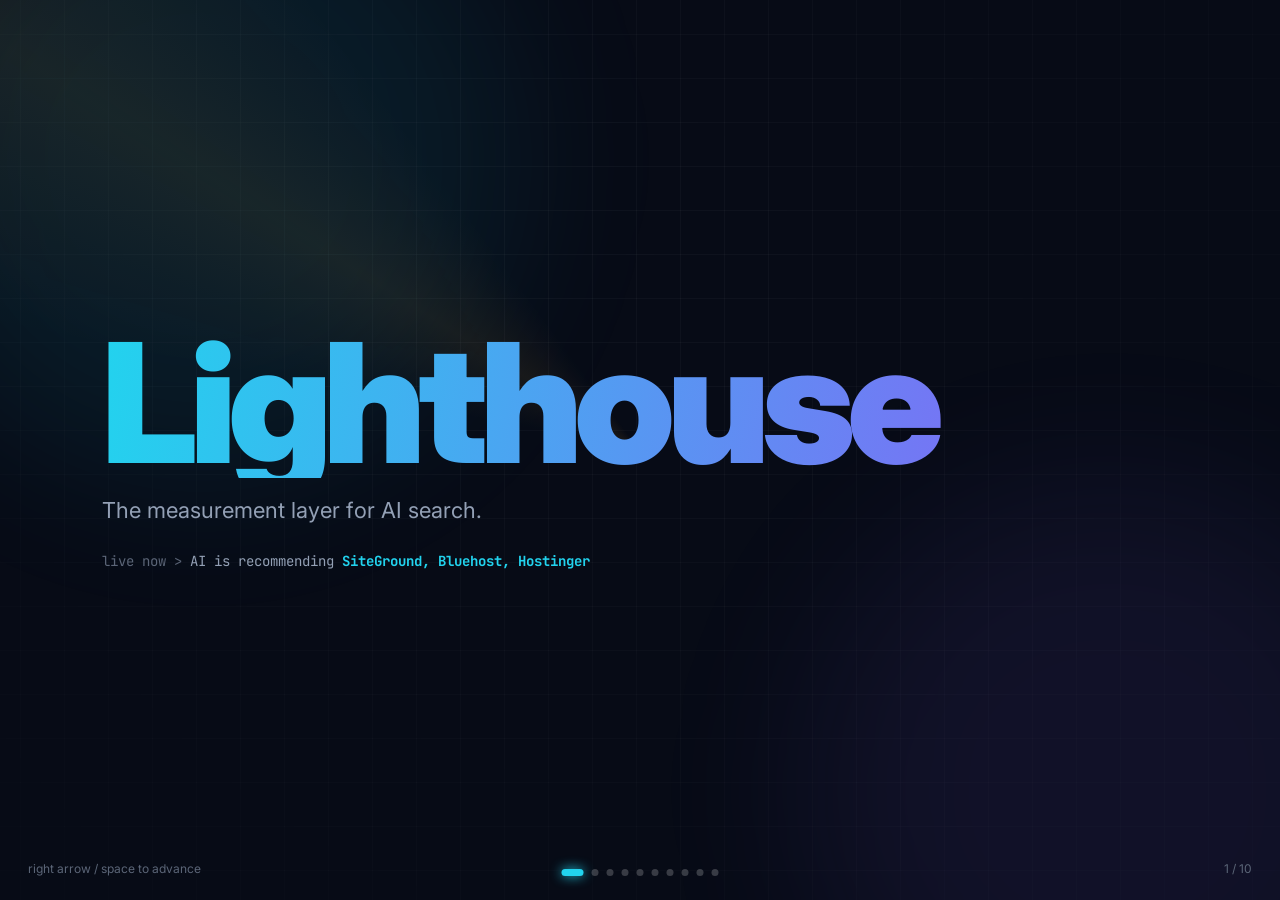
<file: pitch-v3/index.html>
<!DOCTYPE html>
<html lang="en">
<head>
<meta charset="UTF-8" />
<meta name="viewport" content="width=device-width, initial-scale=1" />
<title>Lighthouse</title>
<link href="https://fonts.googleapis.com/css2?family=Inter:wght@400;500;600;700;800;900&family=JetBrains+Mono:wght@400;600&display=swap" rel="stylesheet">
<style>
  :root{
    --bg:#070B16; --bg2:#0A1020; --ink:#E7ECF5; --muted:#93A0B5; --faint:#5B6577;
    --line:rgba(255,255,255,.10); --card:rgba(255,255,255,.045);
    --cyan:#22D3EE; --violet:#8B5CF6; --amber:#F6B23A; --good:#34D399; --warn:#FB7185;
  }
  *{margin:0;padding:0;box-sizing:border-box}
  html,body{height:100%;overflow:hidden}
  body{font-family:Inter,system-ui,sans-serif;background:var(--bg);color:var(--ink);
    -webkit-font-smoothing:antialiased;line-height:1.5}
  .mono{font-family:'JetBrains Mono',monospace}
  .grad{background:linear-gradient(100deg,var(--cyan),var(--violet));-webkit-background-clip:text;background-clip:text;color:transparent}

  /* ambient background */
  .bgfx{position:fixed;inset:0;z-index:0;overflow:hidden;pointer-events:none}
  .bgfx .grid{position:absolute;inset:-50%;
    background-image:linear-gradient(var(--line) 1px,transparent 1px),linear-gradient(90deg,var(--line) 1px,transparent 1px);
    background-size:44px 44px;opacity:.35;mask-image:radial-gradient(circle at 50% 40%,#000 0%,transparent 70%)}
  .bgfx .glow{position:absolute;border-radius:50%;filter:blur(80px);opacity:.5}
  .bgfx .g1{width:640px;height:640px;background:rgba(34,211,238,.16);top:-160px;left:-120px}
  .bgfx .g2{width:620px;height:620px;background:rgba(139,92,246,.16);bottom:-200px;right:-140px}
  .bgfx .beam{position:absolute;top:50%;left:50%;width:170vmax;height:170vmax;translate:-50% -50%;
    background:conic-gradient(from 0deg,transparent 0 78%,rgba(246,178,58,.10) 84%,transparent 90% 100%);
    animation:sweep 14s linear infinite;opacity:.7}
  @keyframes sweep{to{transform:rotate(360deg)}}

  .deck{position:relative;height:100vh;width:100vw;overflow:hidden;z-index:1}
  .track{display:flex;height:100%;transition:transform .7s cubic-bezier(.7,0,.15,1)}
  .slide{min-width:100vw;height:100vh;display:flex;flex-direction:column;justify-content:center;
    padding:8vh 8vw;position:relative}
  .brand{position:absolute;top:26px;left:8vw;display:flex;align-items:center;gap:9px;
    font-weight:800;font-size:15px;letter-spacing:-.02em}
  .brand .m{width:16px;height:16px;border-radius:5px;background:linear-gradient(135deg,var(--cyan),var(--violet));box-shadow:0 0 16px rgba(34,211,238,.6)}
  .kicker{font-size:12px;font-weight:800;text-transform:uppercase;letter-spacing:.2em;color:var(--cyan);
    opacity:0;transform:translateY(10px)}
  h1{font-size:clamp(30px,4.8vw,62px);font-weight:900;letter-spacing:-.04em;line-height:1.03;
    margin:14px 0 18px;max-width:15em;opacity:0;transform:translateY(16px)}
  .lead{font-size:clamp(15px,1.7vw,21px);color:var(--muted);max-width:33em;opacity:0;transform:translateY(16px)}
  .lead b{color:var(--ink);font-weight:600}
  .in .kicker{animation:rise .6s .05s forwards}
  .in h1{animation:rise .7s .15s forwards}
  .in .lead{animation:rise .7s .32s forwards}
  @keyframes rise{to{opacity:1;transform:none}}
  .card{background:var(--card);border:1px solid var(--line);border-radius:16px;
    backdrop-filter:blur(8px);box-shadow:0 30px 80px -50px #000}

  /* nav */
  .dots{position:fixed;bottom:24px;left:50%;transform:translateX(-50%);display:flex;gap:8px;z-index:20}
  .dot{width:7px;height:7px;border-radius:50%;background:rgba(255,255,255,.2);cursor:pointer;transition:.3s}
  .dot.on{background:var(--cyan);width:22px;border-radius:99px;box-shadow:0 0 12px var(--cyan)}
  .count{position:fixed;bottom:22px;right:28px;font-size:12px;color:var(--faint);z-index:20}
  .hint{position:fixed;bottom:22px;left:28px;font-size:12px;color:var(--faint);z-index:20}
  .zone{position:fixed;top:0;height:100vh;width:12vw;z-index:15;cursor:pointer}
  .zone.l{left:0}.zone.r{right:0}

  /* cold open */
  .hero-title{font-size:clamp(60px,13vw,180px);font-weight:900;letter-spacing:-.05em;line-height:.9;opacity:0;transform:scale(.96)}
  .in .hero-title{animation:pop .9s .1s forwards}
  @keyframes pop{to{opacity:1;transform:none}}
  .ticker{margin-top:24px;font-size:14px;color:var(--muted);opacity:0}
  .in .ticker{animation:rise .6s .8s forwards}
  .ticker .k{color:var(--faint)}.ticker b{color:var(--cyan)}

  /* terminal (josh) */
  .term{margin-top:24px;max-width:680px;width:100%;border-radius:14px;overflow:hidden;
    border:1px solid var(--line);background:rgba(4,8,18,.7);box-shadow:0 30px 80px -50px #000}
  .term .bar{display:flex;gap:7px;padding:11px 14px;border-bottom:1px solid var(--line);background:rgba(255,255,255,.03)}
  .term .bar i{width:11px;height:11px;border-radius:50%;background:rgba(255,255,255,.18)}
  .term .body{padding:18px 20px;font-size:15px;line-height:1.9;min-height:180px}
  .term .body .l{color:var(--good)}
  .term .body .p{color:var(--muted)}.term .body .p b{color:var(--ink)}
  .cursor{display:inline-block;width:9px;height:17px;background:var(--cyan);vertical-align:-3px;animation:blink 1s steps(1) infinite}
  @keyframes blink{50%{opacity:0}}

  /* query demo */
  .demo{margin-top:26px;max-width:540px;width:100%;padding:20px 22px;border-radius:16px}
  .q-line{display:flex;align-items:center;gap:10px;font-size:15px;color:var(--muted);margin-bottom:14px}
  .q-line .u{width:22px;height:22px;border-radius:50%;background:linear-gradient(135deg,var(--cyan),var(--violet));flex:none}
  .q-txt{font-weight:600;color:var(--ink)}
  .ans{border-top:1px solid var(--line);padding-top:12px;font-size:15px}
  .arow{display:flex;align-items:center;gap:10px;padding:6px 0;opacity:0;transform:translateX(-8px)}
  .arow .n{width:18px;color:var(--faint);font-weight:700}.arow .b{font-weight:600}
  .arow .chk{margin-left:auto;color:var(--good);font-size:13px}
  .arow.you{color:var(--warn);font-weight:700}.arow.you .miss{margin-left:auto;font-size:13px}
  .in .arow{animation:slidein .5s forwards}
  .in .arow:nth-child(2){animation-delay:.7s}.in .arow:nth-child(3){animation-delay:1s}
  .in .arow:nth-child(4){animation-delay:1.3s}.in .arow.you{animation:slidein .5s 1.9s forwards,shake .5s 2.4s}
  @keyframes slidein{to{opacity:1;transform:none}}
  @keyframes shake{0%,100%{transform:none}25%{transform:translateX(-5px)}75%{transform:translateX(5px)}}

  /* client hero: search + probe */
  .searchwrap{margin-top:24px;max-width:640px;width:100%}
  .sbar{display:flex;gap:10px;align-items:center;padding:14px 16px;border-radius:14px}
  .sfield{flex:1;font-size:16px;color:var(--ink);min-height:22px}
  .sfield .ph{color:var(--faint)}
  .sfield .cap{color:var(--cyan)}
  .srun{font-size:13px;font-weight:700;padding:9px 16px;border-radius:10px;
    background:linear-gradient(100deg,var(--cyan),var(--violet));color:#04121a;white-space:nowrap;opacity:.5;transition:.3s}
  .srun.hot{opacity:1;box-shadow:0 0 24px rgba(34,211,238,.5)}
  .probe{margin-top:18px;display:flex;align-items:center;gap:18px;opacity:0;transition:.4s}
  .probe.on{opacity:1}
  .ring{position:relative;width:96px;height:96px;flex:none}
  .ring svg{transform:rotate(-90deg)}
  .ring .val{position:absolute;inset:0;display:flex;flex-direction:column;align-items:center;justify-content:center}
  .ring .val b{font-size:24px;font-weight:800}.ring .val span{font-size:10px;color:var(--faint)}
  .engines{display:flex;flex-direction:column;gap:8px}
  .eng{display:flex;align-items:center;gap:9px;font-size:13px;color:var(--muted)}
  .eng .d{width:8px;height:8px;border-radius:50%;background:var(--faint)}
  .eng.live .d{background:var(--cyan);box-shadow:0 0 10px var(--cyan);animation:pulse 1s infinite}
  .eng.live{color:var(--ink)}
  @keyframes pulse{50%{opacity:.35}}
  .sdone{margin-top:14px;font-size:14px;color:var(--good);font-weight:700;opacity:0}
  .sdone.on{animation:rise .5s forwards}

  /* measure */
  .bigpct{font-size:clamp(54px,8vw,104px);font-weight:900;letter-spacing:-.04em;margin-top:14px;opacity:0}
  .in .bigpct{animation:rise .6s .3s forwards}
  .pctlabel{font-size:15px;color:var(--muted);margin-top:2px;opacity:0}
  .in .pctlabel{animation:rise .6s .5s forwards}
  .bars{margin-top:8px;max-width:560px}
  .bar{display:flex;align-items:center;gap:12px;font-size:14px;padding:5px 0}
  .bar .nm{width:130px;color:var(--muted)}.bar.you .nm{color:var(--cyan);font-weight:700}
  .bar.dh .nm{color:var(--amber);font-weight:700}
  .bar .tr{flex:1;height:9px;background:rgba(255,255,255,.07);border-radius:99px;overflow:hidden}
  .bar .tr>span{display:block;height:100%;width:0;border-radius:99px;background:rgba(255,255,255,.35);transition:width 1.1s cubic-bezier(.3,0,.2,1)}
  .bar.you .tr>span{background:linear-gradient(90deg,var(--cyan),var(--violet))}
  .bar.dh .tr>span{background:var(--amber)}
  .in .bar .tr>span{width:var(--w)}
  .bar .pc{width:42px;text-align:right;color:var(--muted);font-variant-numeric:tabular-nums}
  .nod{margin-top:14px;font-size:14px;color:var(--amber);opacity:0}.in .nod{animation:rise .6s 1.4s forwards}

  /* diagnose cols */
  .two{margin-top:24px;display:grid;grid-template-columns:1fr 1fr;gap:16px;max-width:820px}
  .pane{padding:18px 20px;border-radius:14px}
  .pane .t{font-size:12px;text-transform:uppercase;letter-spacing:.08em;color:var(--faint);font-weight:700;margin-bottom:12px}
  .mkbig{font-weight:800;font-size:15px;letter-spacing:-.01em;line-height:1.3;color:var(--ink)}
  .pills{display:flex;flex-wrap:wrap;gap:8px}
  .pill{font-size:13px;padding:6px 11px;border-radius:9px;border:1px solid var(--line);background:rgba(255,255,255,.04);opacity:0;transform:translateY(8px)}
  .pill.cite{color:var(--cyan)}.pill.own{color:var(--good)}.pill.lack{color:var(--warn)}
  .in .pill{animation:rise .4s forwards}
  .in .pane:nth-child(1) .pill:nth-child(1){animation-delay:.3s}.in .pane:nth-child(1) .pill:nth-child(2){animation-delay:.4s}
  .in .pane:nth-child(1) .pill:nth-child(3){animation-delay:.5s}.in .pane:nth-child(1) .pill:nth-child(4){animation-delay:.6s}
  .in .pane:nth-child(1) .pill:nth-child(5){animation-delay:.7s}.in .pane:nth-child(1) .pill:nth-child(6){animation-delay:.8s}
  .in .pane:nth-child(2) .pill{animation-delay:.6s}

  /* wedge retrieval */
  .rx{margin-top:22px;max-width:640px;width:100%;padding:18px 20px;border-radius:16px}
  .rx .qh{font-size:12.5px;color:var(--muted);margin-bottom:12px}.rx .qh b{color:var(--ink)}
  .rrow{display:grid;grid-template-columns:150px 1fr 40px;align-items:center;gap:11px;padding:4px 0;font-size:12.5px;opacity:0;transform:translateY(6px)}
  .rrow .d{white-space:nowrap;overflow:hidden;text-overflow:ellipsis;color:var(--muted)}
  .rrow .tr{height:7px;background:rgba(255,255,255,.07);border-radius:99px;overflow:hidden}
  .rrow .tr>span{display:block;height:100%;width:0;background:rgba(255,255,255,.4);border-radius:99px;transition:width .9s .3s cubic-bezier(.3,0,.2,1)}
  .rrow .sc{text-align:right;color:var(--faint);font-variant-numeric:tabular-nums}
  .rrow.you{background:rgba(34,211,238,.08);border:1px solid rgba(34,211,238,.3);border-radius:9px;padding:7px;margin:3px -7px}
  .rrow.you .d{color:var(--cyan);font-weight:800}.rrow.you .tr>span{background:linear-gradient(90deg,var(--cyan),var(--violet))}
  .in .rrow{animation:rise .5s forwards}
  .in .rrow:nth-child(2){animation-delay:.5s}.in .rrow:nth-child(3){animation-delay:.7s}
  .in .rrow:nth-child(4){animation-delay:.9s}.in .rrow:nth-child(5){animation-delay:1.1s}.in .rrow.you{animation-delay:1.5s}
  .in .rrow .tr>span{width:var(--w)}
  .verdict{margin-top:12px;font-size:13.5px;color:var(--cyan);font-weight:700;opacity:0}.in .verdict{animation:rise .5s 2s forwards}

  /* act: schema + before/after */
  .actwrap{margin-top:22px;display:grid;grid-template-columns:1fr 1fr;gap:16px;max-width:900px}
  .code{border-radius:14px;overflow:hidden;border:1px solid var(--line);background:rgba(4,8,18,.7)}
  .code .h{font-size:11px;color:var(--faint);padding:9px 14px;border-bottom:1px solid var(--line);text-transform:uppercase;letter-spacing:.08em}
  .code pre{padding:14px;font-size:11.5px;line-height:1.65;color:#9FE7F5;white-space:pre-wrap;min-height:210px}
  .code .k{color:var(--violet)}.code .s{color:var(--good)}
  .ba{display:flex;flex-direction:column;gap:12px}
  .site{border-radius:12px;border:1px solid var(--line);background:rgba(255,255,255,.03);overflow:hidden}
  .site .top{display:flex;gap:6px;padding:8px 12px;border-bottom:1px solid var(--line)}
  .site .top i{width:8px;height:8px;border-radius:50%;background:rgba(255,255,255,.15)}
  .site .body{padding:14px 16px}
  .site .lab{font-size:10px;text-transform:uppercase;letter-spacing:.08em;font-weight:700;margin-bottom:6px}
  .site.before .lab{color:var(--faint)}.site.after .lab{color:var(--good)}
  .site h4{font-size:16px;font-weight:800;letter-spacing:-.01em;margin-bottom:5px}
  .site p{font-size:12.5px;color:var(--muted)}
  .hl{background:rgba(52,211,153,.16);color:var(--good);border-radius:4px;padding:0 4px;box-decoration-break:clone}
  .site.after{opacity:0;transform:translateY(10px)}.in .site.after{animation:rise .6s 1.4s forwards}

  /* moat */
  .cols{margin-top:22px;display:grid;grid-template-columns:1fr 1fr;gap:16px;max-width:760px}
  .col{padding:18px 20px;border-radius:14px;opacity:0;transform:translateY(14px)}
  .col .t{font-size:12px;text-transform:uppercase;letter-spacing:.07em;font-weight:700;color:var(--faint)}
  .col .bg{font-size:19px;font-weight:800;margin:6px 0 4px}.col.us .bg{color:var(--cyan)}
  .col p{font-size:13.5px;color:var(--muted)}
  .in .col.them{animation:rise .6s .3s forwards}.in .col.us{animation:rise .6s .55s forwards}
  .compound{margin-top:16px;display:flex;align-items:center;gap:5px;max-width:760px;opacity:0;flex-wrap:wrap}
  .in .compound{animation:rise .6s .9s forwards}
  .compound .lab{font-size:12.5px;color:var(--muted);margin-right:6px}
  .compound i{width:9px;height:9px;border-radius:50%;background:var(--cyan);opacity:.2;transform:scale(.6)}
  .in .compound i{animation:pop2 .3s forwards}
  .in .compound i:nth-child(3){animation-delay:1.1s}.in .compound i:nth-child(4){animation-delay:1.2s}
  .in .compound i:nth-child(5){animation-delay:1.3s}.in .compound i:nth-child(6){animation-delay:1.4s}
  .in .compound i:nth-child(7){animation-delay:1.5s}.in .compound i:nth-child(8){animation-delay:1.6s}
  .in .compound i:nth-child(9){animation-delay:1.7s}.in .compound i:nth-child(10){animation-delay:1.8s}
  .in .compound i:nth-child(11){animation-delay:1.9s}.in .compound i:nth-child(12){animation-delay:2s}
  @keyframes pop2{to{opacity:1;transform:scale(1)}}

  /* ask / business */
  .metrics{margin-top:22px;display:grid;grid-template-columns:repeat(3,1fr);gap:16px;max-width:760px}
  .metric{padding:20px;border-radius:14px}
  .metric .v{font-size:34px;font-weight:900;letter-spacing:-.03em;font-variant-numeric:tabular-nums}
  .metric .v.c{color:var(--cyan)}.metric .v.v{color:var(--violet)}.metric .v.a{color:var(--amber)}
  .metric .l{font-size:13px;color:var(--muted);margin-top:4px}
  .ask{margin-top:22px;font-size:clamp(15px,1.7vw,19px);font-weight:600;max-width:34em;opacity:0}
  .in .ask{animation:rise .6s 1.1s forwards}.ask .grad{font-weight:800}
  @media(max-width:820px){.two,.actwrap,.cols,.metrics{grid-template-columns:1fr}}
</style>
</head>
<body>
<div class="bgfx"><div class="beam"></div><div class="grid"></div><div class="glow g1"></div><div class="glow g2"></div></div>

<div class="deck"><div class="track" id="track">

  <!-- 1 COLD OPEN -->
  <section class="slide" data-scene="cold">
    <div class="hero-title grad">Lighthouse</div>
    <p class="lead" style="margin-top:16px;font-size:22px">The measurement layer for AI search.</p>
    <div class="ticker mono"><span class="k">live now &gt;</span> AI is recommending <b id="tick">SiteGround, Bluehost, Hostinger</b></div>
  </section>

  <!-- 2 JOSH -->
  <section class="slide" data-scene="josh">
    <div class="brand"><span class="m"></span> Lighthouse</div>
    <div class="kicker">Why you, Josh</div>
    <h1>You have made this bet before.</h1>
    <div class="term">
      <div class="bar"><i></i><i></i><i></i></div>
      <div class="body mono" id="termbody"></div>
    </div>
  </section>

  <!-- 3 NEED -->
  <section class="slide" data-scene="need">
    <div class="brand"><span class="m"></span> Lighthouse</div>
    <div class="kicker">The shift</div>
    <h1>Buying now happens <span class="grad">inside the model.</span></h1>
    <p class="lead">If the AI does not name you, you do not exist, and you never see the customer you lost.</p>
    <div class="demo card">
      <div class="q-line"><span class="u"></span><span class="q-txt">"Best web hosting for a small business?"</span></div>
      <div class="ans">
        <div class="arow"><span class="n">1</span><span class="b">SiteGround</span><span class="chk">recommended</span></div>
        <div class="arow"><span class="n">2</span><span class="b">Bluehost</span><span class="chk">recommended</span></div>
        <div class="arow"><span class="n">3</span><span class="b">DreamHost</span><span class="chk">recommended</span></div>
        <div class="arow you"><span class="n">&times;</span><span class="b">Your brand</span><span class="miss">not in the answer</span></div>
      </div>
    </div>
  </section>

  <!-- 4 CLIENT HERO -->
  <section class="slide" data-scene="client">
    <div class="brand"><span class="m"></span> Lighthouse</div>
    <div class="kicker">The client experience</div>
    <h1>Your team types one thing. We do the rest.</h1>
    <div class="searchwrap">
      <div class="sbar card">
        <div class="sfield" id="sf"><span class="ph">brand and category...</span></div>
        <div class="srun" id="srun">Run audit</div>
      </div>
      <div class="probe" id="probe">
        <div class="ring">
          <svg width="96" height="96"><circle cx="48" cy="48" r="42" stroke="rgba(255,255,255,.08)" stroke-width="7" fill="none"/>
            <circle id="ringp" cx="48" cy="48" r="42" stroke="url(#g)" stroke-width="7" fill="none" stroke-linecap="round" stroke-dasharray="264" stroke-dashoffset="264"/>
            <defs><linearGradient id="g"><stop offset="0" stop-color="#22D3EE"/><stop offset="1" stop-color="#8B5CF6"/></linearGradient></defs></svg>
          <div class="val"><b id="ringv">0</b><span>/ 120 answers</span></div>
        </div>
        <div class="engines">
          <div class="eng" id="e1"><span class="d"></span>GPT-5</div>
          <div class="eng" id="e2"><span class="d"></span>Claude</div>
          <div class="eng" id="e3"><span class="d"></span>Perplexity</div>
        </div>
      </div>
      <div class="sdone" id="sdone">Report ready. Live across three engines in under two minutes.</div>
    </div>
  </section>

  <!-- 5 MEASURE -->
  <section class="slide" data-scene="measure">
    <div class="brand"><span class="m"></span> Lighthouse</div>
    <div class="kicker">01 Measure · live · GPT-5, Claude, Perplexity</div>
    <h1>Where you stand, across every engine.</h1>
    <div class="bigpct"><span data-count="72" data-suf="%">0%</span></div>
    <div class="pctlabel">Hostinger mention rate, from 120 real answers across three engines.</div>
    <div class="bars">
      <div class="bar you"><span class="nm">Hostinger</span><span class="tr"><span style="--w:72%"></span></span><span class="pc">72%</span></div>
      <div class="bar"><span class="nm">SiteGround</span><span class="tr"><span style="--w:60%"></span></span><span class="pc">60%</span></div>
      <div class="bar"><span class="nm">Bluehost</span><span class="tr"><span style="--w:51%"></span></span><span class="pc">51%</span></div>
      <div class="bar dh"><span class="nm">DreamHost</span><span class="tr"><span style="--w:41%"></span></span><span class="pc">41%</span></div>
      <div class="bar"><span class="nm">A2 Hosting</span><span class="tr"><span style="--w:32%"></span></span><span class="pc">32%</span></div>
      <div class="bar"><span class="nm">DigitalOcean</span><span class="tr"><span style="--w:31%"></span></span><span class="pc">31%</span></div>
      <div class="bar"><span class="nm">GoDaddy</span><span class="tr"><span style="--w:18%"></span></span><span class="pc">18%</span></div>
    </div>
    <div class="nod">GoDaddy, the biggest name in hosting, ranks 13th at 18%. The AI literally says "avoid it." Brand size is not AI visibility. (And DreamHost is still here at 41%.)</div>
  </section>

  <!-- 6 DIAGNOSE -->
  <section class="slide" data-scene="diagnose">
    <div class="brand"><span class="m"></span> Lighthouse</div>
    <div class="kicker">02 Diagnose</div>
    <h1>The sources it trusts, the words it uses.</h1>
    <div class="two">
      <div class="pane card"><div class="t">Sources AI cites here</div><div class="pills">
        <span class="pill cite">youtube.com</span><span class="pill cite">reddit.com</span><span class="pill cite">cnet.com</span>
        <span class="pill cite">namecheap.com</span><span class="pill cite">websiteplanet.com</span><span class="pill cite">digitalocean.com</span>
      </div></div>
      <div class="pane card"><div class="t">The language (vibes)</div>
        <div style="font-size:11px;color:var(--good);margin-bottom:6px">You own</div>
        <div class="pills" style="margin-bottom:12px">
          <span class="pill own">best overall value</span><span class="pill own">cheapest option</span><span class="pill own">fast loading speeds</span></div>
        <div style="font-size:11px;color:var(--warn);margin-bottom:6px">Rivals own, you lack</div>
        <div class="pills">
          <span class="pill lack">excellent support</span><span class="pill lack">beginner-friendly</span><span class="pill lack">officially recommended</span></div>
      </div>
    </div>
  </section>

  <!-- 7 WEDGE -->
  <section class="slide" data-scene="wedge">
    <div class="brand"><span class="m"></span> Lighthouse</div>
    <div class="kicker">The wedge · what no one else has</div>
    <h1>We reconstruct the retrieval. We show you <span class="grad">why.</span></h1>
    <div class="rx card">
      <div class="qh">Reconstructed retrieval · <b>"lowest entry price web hosting"</b></div>
      <div class="rrow"><span class="d">namepros.com</span><span class="tr"><span style="--w:96%"></span></span><span class="sc">0.70</span></div>
      <div class="rrow"><span class="d">whoishostingthis.com</span><span class="tr"><span style="--w:90%"></span></span><span class="sc">0.65</span></div>
      <div class="rrow"><span class="d">cnet.com</span><span class="tr"><span style="--w:87%"></span></span><span class="sc">0.63</span></div>
      <div class="rrow"><span class="d">techradar.com</span><span class="tr"><span style="--w:84%"></span></span><span class="sc">0.61</span></div>
      <div class="rrow you"><span class="d">hostinger.com · YOU · #19 of 28</span><span class="tr"><span style="--w:52%"></span></span><span class="sc">0.52</span></div>
      <div class="verdict">Recommended 72% of the time, but on other people's pages. Your own homepage ranks #19 of 28. Our reconstruction predicts the real citations 7.8x better than chance, so this is measured, not guessed.</div>
    </div>
  </section>

  <!-- 8 ACT -->
  <section class="slide" data-scene="act">
    <div class="brand"><span class="m"></span> Lighthouse</div>
    <div class="kicker">03 Act</div>
    <h1>We build the fix from the evidence.</h1>
    <p class="lead">Publish-ready content and schema, grounded in the exact language the AI rewards.</p>
    <div class="actwrap">
      <div class="code"><div class="h">schema.org markup, generated</div><pre id="schema"></pre></div>
      <div class="ba">
        <div class="site before"><div class="top"><i></i><i></i><i></i></div><div class="body">
          <div class="lab">Before</div><h4>Fast, affordable web hosting.</h4><p>Cheap plans and fast servers.</p></div></div>
        <div class="site after"><div class="top"><i></i><i></i><i></i></div><div class="body">
          <div class="lab">After, from the vibes you lacked</div>
          <h4><span class="hl">Beginner-friendly</span> hosting with <span class="hl">24/7 expert support.</span></h4>
          <p>Affordable, fast, and <span class="hl">officially recommended</span> for first sites.</p></div></div>
      </div>
    </div>
  </section>

  <!-- 9 MARKET -->
  <section class="slide" data-scene="market">
    <div class="brand"><span class="m"></span> Lighthouse</div>
    <div class="kicker">The market</div>
    <h1>Hosting is just the demo.</h1>
    <p class="lead">Every category where buyers ask AI what to choose has the same gap. We have already measured it across four.</p>
    <div class="two" style="grid-template-columns:repeat(4,1fr);max-width:900px">
      <div class="pane card"><div class="t">CRM software</div><div class="mkbig">HubSpot's homepage ranks #22</div></div>
      <div class="pane card"><div class="t">Legal</div><div class="mkbig">Cooley loses to listicles</div></div>
      <div class="pane card"><div class="t">Edu tools</div><div class="mkbig">GradeWiz sits at 0%</div></div>
      <div class="pane card"><div class="t">Web hosting</div><div class="mkbig">GoDaddy nearly invisible</div></div>
    </div>
    <p class="lead" style="margin-top:16px">Beachhead: mid-market brands losing to AI answers, at <b>$1 to 3k per brand per month</b>, funded by the SEO budget already migrating here.</p>
  </section>

  <!-- 10 CLOSE -->
  <section class="slide" data-scene="moat">
    <div class="brand"><span class="m"></span> Lighthouse</div>
    <div class="kicker">Why we win</div>
    <h1>They map the giants. We tell everyone else <span class="grad">why they lose,</span> and prove the fix.</h1>
    <p class="lead" style="margin-top:0"><b>Profound raised at a billion dollars doing the downstream version.</b> The market is proven. We are the upstream wedge they cannot reach.</p>
    <div class="cols">
      <div class="col them card"><div class="t">Profound and everyone else</div><div class="bg">Downstream</div><p>Scrape the answer, count mentions. A telescope pointed at the output.</p></div>
      <div class="col us card"><div class="t">Lighthouse</div><div class="bg">Upstream</div><p>Model the retrieval that produces the answer. A control system, not a scoreboard.</p></div>
    </div>
    <div class="compound"><span class="lab">Every audit adds labeled query to citation data that trains our ranker &gt;</span>
      <i></i><i></i><i></i><i></i><i></i><i></i><i></i><i></i><i></i><i></i></div>
    <p class="lead" style="margin-top:14px">Upstream, compounding, lean, about a cent an audit. The same shape as DreamHost and the Mt. Gox brokerage, pointed at the biggest shift since search.</p>
  </section>


</div>

  <div class="zone l" id="zl"></div>
  <div class="zone r" id="zr"></div>
  <div class="dots" id="dots"></div>
  <div class="count" id="count"></div>
  <div class="hint">right arrow / space to advance</div>
</div>

<script>
  const track=document.getElementById("track");
  const slides=[...document.querySelectorAll(".slide")];
  const N=slides.length; let i=0;
  const dotsWrap=document.getElementById("dots");
  slides.forEach((_,k)=>{const d=document.createElement("div");d.className="dot";d.onclick=()=>go(k);dotsWrap.appendChild(d);});
  const dots=[...document.querySelectorAll(".dot")];
  const count=document.getElementById("count");

  function type(el, text, speed, done){
    el.textContent=""; let k=0;
    (function tick(){ if(k<=text.length){ el.textContent=text.slice(0,k); k++; setTimeout(tick, speed);} else if(done) done(); })();
  }
  function typeHTML(el, html, speed, done){
    el.innerHTML=""; let k=0; const tmp=html;
    (function tick(){ if(k<=tmp.length){ el.innerHTML=tmp.slice(0,k)+'<span class="cursor"></span>'; k++; setTimeout(tick,speed);} else { el.innerHTML=tmp; if(done) done(); } })();
  }
  function countUp(el){
    const to=parseFloat(el.dataset.count), pre=el.dataset.pre||"", suf=el.dataset.suf||"";
    const dec=(to%1!==0)?1:0; let s=null;
    (function step(t){ if(!s)s=t; const p=Math.min(1,(t-s)/900); const v=to*(1-Math.pow(1-p,3));
      el.innerHTML=pre+v.toFixed(dec)+suf; if(p<1) requestAnimationFrame(step); else el.innerHTML=pre+to.toFixed(dec)+suf; })(0);
  }

  const TERM = "> 2012: you put $250K into Bitcoin when a coin was under $15.\n> Feb 2014, Mt. Gox freezing: you built Bitcoin Builder in a weekend, 2% of every trade.\n> DreamHost: bootstrapped from a Mudd dorm (1996) to $40M, sold your stake in 2013.\n> the pattern: see the shift early, build lean, own the flow.\n> AI search is the next shift. This one is already built.";
  const SCHEMA = '{\n  "@context": "https://schema.org",\n  "@type": "Product",\n  "name": "Hostinger Web Hosting",\n  "description":\n    "Beginner-friendly hosting with\\n     24/7 expert support.",\n  "audience": "first-time site owners",\n  "review": { "@type": "Review",\n    "reviewBody": "officially recommended" }\n}';

  function initScene(name){
    if(name==="josh"){ const el=document.getElementById("termbody"); el.textContent="";
      setTimeout(()=>type(el, TERM, 22), 350); }
    if(name==="act"){ const el=document.getElementById("schema"); el.textContent="";
      setTimeout(()=>type(el, SCHEMA, 12), 300); }
    if(name==="client"){ runClient(); }
  }

  function runClient(){
    const sf=document.getElementById("sf"), srun=document.getElementById("srun"),
          probe=document.getElementById("probe"), sdone=document.getElementById("sdone"),
          ringp=document.getElementById("ringp"), ringv=document.getElementById("ringv");
    sf.innerHTML='<span class="ph">brand and category...</span>'; srun.classList.remove("hot");
    probe.classList.remove("on"); sdone.classList.remove("on");
    ringp.style.strokeDashoffset=264; ringv.textContent="0";
    ["e1","e2","e3"].forEach(id=>document.getElementById(id).classList.remove("live"));
    function probeRun(){
      probe.classList.add("on");
      ["e1","e2","e3"].forEach((id,k)=>setTimeout(()=>document.getElementById(id).classList.add("live"), k*250));
      let n=0;
      const iv=setInterval(()=>{
        n+=Math.max(1,Math.round(Math.random()*4));
        if(n>=120){ n=120; clearInterval(iv); sdone.classList.add("on"); }
        ringv.textContent=n;
        ringp.style.strokeDashoffset=264*(1-n/120);
      }, 40);
    }
    setTimeout(()=>{
      type(sf, 'Hostinger', 55, ()=>{
        setTimeout(()=>{
          type(sf, 'Hostinger   ·   web hosting', 45, ()=>{
            srun.classList.add("hot");
            setTimeout(probeRun, 500);
          });
        }, 500);
      });
    }, 400);
  }

  // cold-open ticker loop
  const TICKS=["SiteGround, Bluehost, Hostinger","Salesforce, HubSpot, Zoho","Gradescope, Turnitin","Wilson Sonsini, Cooley"];
  let ti=0; setInterval(()=>{ const t=document.getElementById("tick"); if(t){ ti=(ti+1)%TICKS.length; t.style.opacity=0;
    setTimeout(()=>{t.textContent=TICKS[ti];t.style.opacity=1;},300);} }, 2600);

  function go(n){
    i=Math.max(0,Math.min(N-1,n));
    track.style.transform=`translateX(-${i*100}vw)`;
    dots.forEach((d,k)=>d.classList.toggle("on",k===i));
    count.textContent=`${i+1} / ${N}`;
    slides.forEach((s,k)=>{ if(k===i){ s.classList.remove("in"); void s.offsetWidth; s.classList.add("in");
        s.querySelectorAll("[data-count]").forEach(countUp); initScene(s.dataset.scene);
      } else s.classList.remove("in"); });
  }
  document.getElementById("zr").onclick=()=>go(i+1);
  document.getElementById("zl").onclick=()=>go(i-1);
  window.addEventListener("keydown",e=>{
    if(["ArrowRight"," ","PageDown"].includes(e.key)){e.preventDefault();go(i+1);}
    if(["ArrowLeft","PageUp"].includes(e.key)){e.preventDefault();go(i-1);}
    if(e.key==="Home")go(0); if(e.key==="End")go(N-1);
  });
  let sx=0; window.addEventListener("touchstart",e=>sx=e.touches[0].clientX);
  window.addEventListener("touchend",e=>{const dx=e.changedTouches[0].clientX-sx; if(Math.abs(dx)>50)go(i+(dx<0?1:-1));});
  go(0);
</script>
</body>
</html>
</file>
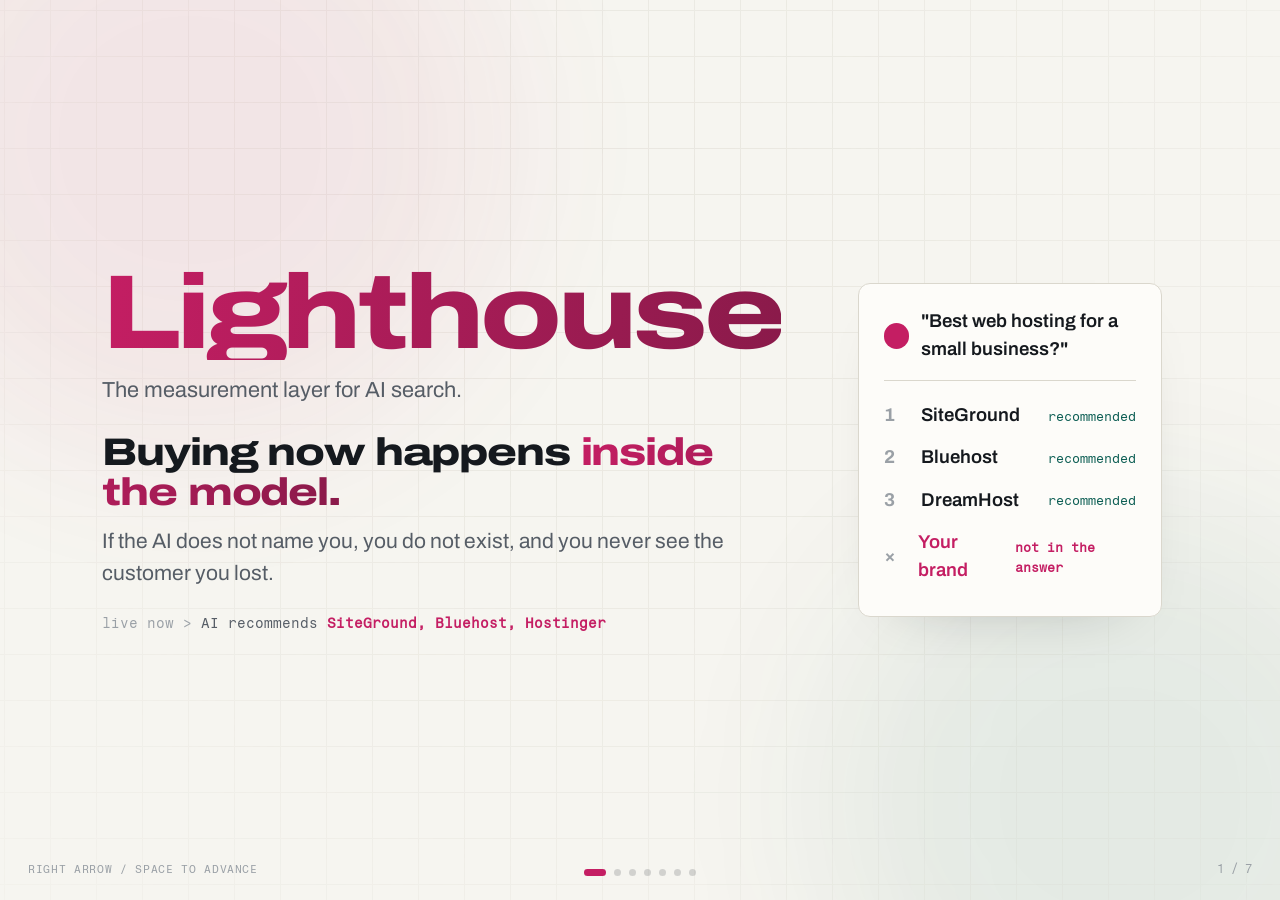
<file: pitch-v4/index.html>
<!DOCTYPE html>
<html lang="en">
<head>
<meta charset="UTF-8" />
<meta name="viewport" content="width=device-width, initial-scale=1" />
<title>Lighthouse</title>
<link href="https://fonts.googleapis.com/css2?family=Archivo:wdth,wght@62.5..125,400..800&family=Fragment+Mono&display=swap" rel="stylesheet">
<style>
  :root{
    --bg:#F6F5F0; --bg2:#FDFCF9; --ink:#15191E; --muted:#565D66; --faint:#9AA0A6;
    --line:#DAD7CD; --card:#FDFCF9; --track:#EDEBE4; --bar:#B8B4A8; --code:#F1EFE9;
    --accent:#C41E63; --accent2:#8A1A4A; --teal:#0E5F55; --warn:#C41E63;
  }
  *{margin:0;padding:0;box-sizing:border-box}
  html,body{height:100%;overflow:hidden}
  body{font-family:Archivo,system-ui,sans-serif;background:var(--bg);color:var(--ink);
    -webkit-font-smoothing:antialiased;line-height:1.5}
  .mono{font-family:'Fragment Mono',ui-monospace,monospace;font-variant-numeric:tabular-nums}
  .grad{background:linear-gradient(100deg,var(--accent),var(--accent2));-webkit-background-clip:text;background-clip:text;color:transparent}

  /* ambient background */
  .bgfx{position:fixed;inset:0;z-index:0;overflow:hidden;pointer-events:none}
  .bgfx .grid{position:absolute;inset:-50%;
    background-image:linear-gradient(var(--line) 1px,transparent 1px),linear-gradient(90deg,var(--line) 1px,transparent 1px);
    background-size:46px 46px;opacity:.5;mask-image:radial-gradient(circle at 50% 40%,#000 0%,transparent 68%)}
  .bgfx .glow{position:absolute;border-radius:50%;filter:blur(90px);opacity:.7}
  .bgfx .g1{width:620px;height:620px;background:rgba(196,30,99,.10);top:-170px;left:-120px}
  .bgfx .g2{width:600px;height:600px;background:rgba(14,95,85,.10);bottom:-200px;right:-140px}

  .deck{position:relative;height:100vh;width:100vw;overflow:hidden;z-index:1}
  .track{display:flex;height:100%;transition:transform .7s cubic-bezier(.7,0,.15,1)}
  .slide{min-width:100vw;height:100vh;display:flex;flex-direction:column;justify-content:center;
    padding:8vh 8vw;position:relative}
  .brand{position:absolute;top:26px;left:8vw;display:flex;align-items:center;gap:9px;
    font-weight:800;font-size:15px;letter-spacing:-.02em;font-stretch:125%}
  .brand .m{width:9px;height:9px;border-radius:50%;background:var(--accent)}
  .kicker{font-family:'Fragment Mono',monospace;font-size:12px;font-weight:400;text-transform:uppercase;letter-spacing:.14em;color:var(--accent);
    opacity:0;transform:translateY(10px)}
  h1{font-size:clamp(30px,4.8vw,60px);font-weight:800;font-stretch:125%;letter-spacing:-.03em;line-height:1.04;
    margin:14px 0 18px;max-width:15em;opacity:0;transform:translateY(16px)}
  .lead{font-size:clamp(15px,1.7vw,21px);color:var(--muted);max-width:33em;opacity:0;transform:translateY(16px)}
  .lead b{color:var(--ink);font-weight:600}
  .in .kicker{animation:rise .6s .05s forwards}
  .in h1{animation:rise .7s .15s forwards}
  .in .lead{animation:rise .7s .32s forwards}
  @keyframes rise{to{opacity:1;transform:none}}
  .card{background:var(--card);border:1px solid var(--line);border-radius:12px;
    box-shadow:0 24px 60px -46px rgba(21,25,30,.35)}

  /* nav */
  .dots{position:fixed;bottom:24px;left:50%;transform:translateX(-50%);display:flex;gap:8px;z-index:20}
  .dot{width:7px;height:7px;border-radius:50%;background:rgba(21,25,30,.16);cursor:pointer;transition:.3s}
  .dot.on{background:var(--accent);width:22px;border-radius:99px}
  .count{position:fixed;bottom:22px;right:28px;font-size:12px;color:var(--faint);z-index:20;font-family:'Fragment Mono',monospace}
  .hint{position:fixed;bottom:22px;left:28px;font-size:11px;color:var(--faint);z-index:20;font-family:'Fragment Mono',monospace;text-transform:uppercase;letter-spacing:.06em}
  .zone{position:fixed;top:0;height:100vh;width:12vw;z-index:15;cursor:pointer}
  .zone.l{left:0}.zone.r{right:0}

  /* cold open */
  .hero-title{font-size:clamp(60px,13vw,168px);font-weight:800;font-stretch:125%;letter-spacing:-.04em;line-height:.9;opacity:0;transform:scale(.96)}
  .in .hero-title{animation:pop .9s .1s forwards}
  @keyframes pop{to{opacity:1;transform:none}}
  .ticker{margin-top:24px;font-size:14px;color:var(--muted);opacity:0}
  .in .ticker{animation:rise .6s .8s forwards}
  .ticker .k{color:var(--faint)}.ticker b{color:var(--accent)}

  /* merged open slide */
  .open-grid{display:grid;grid-template-columns:1.05fr .95fr;gap:6vw;align-items:center;width:100%}
  .open-left .hero-title{font-size:clamp(54px,8.2vw,120px)}

  /* query demo */
  .demo{margin-top:0;max-width:100%;width:100%;padding:clamp(20px,1.9vw,34px)}
  .q-line{display:flex;align-items:center;gap:12px;font-size:clamp(16px,1.45vw,24px);color:var(--muted);margin-bottom:16px}
  .q-line .u{width:clamp(22px,2vw,30px);height:clamp(22px,2vw,30px);border-radius:50%;background:var(--accent);flex:none}
  .q-txt{font-weight:600;color:var(--ink)}
  .ans{border-top:1px solid var(--line);padding-top:14px;font-size:clamp(16px,1.45vw,24px)}
  .arow{display:flex;align-items:center;gap:12px;padding:clamp(6px,0.8vh,12px) 0;opacity:0;transform:translateX(-8px)}
  .arow .n{width:clamp(18px,2vw,28px);color:var(--faint);font-weight:700}.arow .b{font-weight:600}
  .arow .chk{margin-left:auto;color:var(--teal);font-size:clamp(12px,1.05vw,16px);font-family:'Fragment Mono',monospace}
  .arow.you{color:var(--warn);font-weight:700}.arow.you .miss{margin-left:auto;font-size:clamp(12px,1.05vw,16px);font-family:'Fragment Mono',monospace}
  .in .arow{animation:slidein .5s forwards}
  .in .arow:nth-child(2){animation-delay:.7s}.in .arow:nth-child(3){animation-delay:1s}
  .in .arow:nth-child(4){animation-delay:1.3s}.in .arow.you{animation:slidein .5s 1.9s forwards,shake .5s 2.4s}
  @keyframes slidein{to{opacity:1;transform:none}}
  @keyframes shake{0%,100%{transform:none}25%{transform:translateX(-5px)}75%{transform:translateX(5px)}}

  /* measure */
  .bigpct{font-size:clamp(54px,9vw,128px);font-weight:800;font-stretch:120%;letter-spacing:-.03em;margin-top:12px;opacity:0;font-family:'Fragment Mono',monospace;color:var(--accent)}
  .in .bigpct{animation:rise .6s .3s forwards}
  .pctlabel{font-size:clamp(14px,1.25vw,19px);color:var(--muted);margin-top:2px;opacity:0}
  .in .pctlabel{animation:rise .6s .5s forwards}
  .bars{margin-top:clamp(12px,1.6vh,22px);max-width:min(760px,66vw)}
  .bar{display:flex;align-items:center;gap:clamp(12px,1.3vw,20px);font-size:clamp(14px,1.35vw,22px);padding:clamp(5px,0.7vh,11px) 0}
  .bar .nm{width:clamp(130px,14vw,220px);color:var(--muted);font-family:'Fragment Mono',monospace;font-size:clamp(13px,1.25vw,20px)}.bar.you .nm{color:var(--accent);font-weight:700}
  .bar.dh .nm{color:var(--teal);font-weight:700}
  .bar .tr{flex:1;height:clamp(8px,0.95vw,14px);background:var(--track);border-radius:99px;overflow:hidden}
  .bar .tr>span{display:block;height:100%;width:0;border-radius:99px;background:var(--bar);transition:width 1.1s cubic-bezier(.3,0,.2,1)}
  .bar.you .tr>span{background:var(--accent)}
  .bar.dh .tr>span{background:var(--teal)}
  .in .bar .tr>span{width:var(--w)}
  .bar .pc{width:clamp(42px,4.5vw,72px);text-align:right;color:var(--muted);font-variant-numeric:tabular-nums;font-family:'Fragment Mono',monospace;font-size:clamp(14px,1.3vw,21px)}
  .nod{margin-top:clamp(14px,1.8vh,24px);font-size:clamp(14px,1.25vw,20px);color:var(--muted);max-width:44em;opacity:0}.in .nod{animation:rise .6s 1.4s forwards}
  .nod b{color:var(--accent)}

  /* diagnose cols */
  .two{margin-top:clamp(22px,2.6vh,36px);display:grid;grid-template-columns:1fr 1fr;gap:clamp(16px,2vw,28px);max-width:min(1040px,84vw)}
  .pane{padding:clamp(18px,1.8vw,28px) clamp(20px,2vw,30px)}
  .pane .t{font-family:'Fragment Mono',monospace;font-size:clamp(11px,1.05vw,16px);text-transform:uppercase;letter-spacing:.07em;color:var(--faint);margin-bottom:clamp(12px,1.4vh,18px)}
  .mkbig{font-weight:700;font-size:clamp(15px,1.55vw,24px);letter-spacing:-.01em;line-height:1.3;color:var(--ink);font-stretch:108%}
  .pills{display:flex;flex-wrap:wrap;gap:clamp(8px,0.9vw,14px)}
  .pill{font-family:'Fragment Mono',monospace;font-size:clamp(13px,1.2vw,19px);padding:clamp(7px,0.8vw,12px) clamp(11px,1.1vw,17px);border-radius:8px;border:1px solid var(--line);background:var(--bg);opacity:0;transform:translateY(8px)}
  .pill.cite{color:var(--accent)}.pill.own{color:var(--teal);border-color:rgba(14,95,85,.3)}.pill.lack{color:var(--warn);border-color:rgba(196,30,99,.3)}
  .in .pill{animation:rise .4s forwards}
  .in .pane:nth-child(1) .pill:nth-child(1){animation-delay:.3s}.in .pane:nth-child(1) .pill:nth-child(2){animation-delay:.4s}
  .in .pane:nth-child(1) .pill:nth-child(3){animation-delay:.5s}.in .pane:nth-child(1) .pill:nth-child(4){animation-delay:.6s}
  .in .pane:nth-child(1) .pill:nth-child(5){animation-delay:.7s}.in .pane:nth-child(1) .pill:nth-child(6){animation-delay:.8s}
  .in .pane:nth-child(2) .pill{animation-delay:.6s}

  /* wedge retrieval */
  .rx{margin-top:clamp(20px,2.4vh,34px);max-width:min(1040px,82vw);width:100%;padding:clamp(20px,2vw,34px) clamp(22px,2.3vw,38px)}
  .rx .qh{font-family:'Fragment Mono',monospace;font-size:clamp(13px,1.35vw,21px);color:var(--muted);margin-bottom:clamp(12px,1.6vh,22px)}.rx .qh b{color:var(--ink)}
  .rrow{display:grid;grid-template-columns:minmax(230px,30vw) 1fr clamp(48px,5vw,72px);align-items:center;gap:clamp(12px,1.6vw,26px);padding:clamp(6px,0.9vh,14px) 0;font-size:clamp(14px,1.5vw,24px);opacity:0;transform:translateY(6px);font-family:'Fragment Mono',monospace}
  .rrow .d{white-space:nowrap;overflow:hidden;text-overflow:ellipsis;color:var(--muted)}
  .rrow .tr{height:clamp(8px,1vw,15px);background:var(--track);border-radius:99px;overflow:hidden}
  .rrow .tr>span{display:block;height:100%;width:0;background:var(--bar);border-radius:99px;transition:width .9s .3s cubic-bezier(.3,0,.2,1)}
  .rrow .sc{text-align:right;color:var(--faint);font-variant-numeric:tabular-nums}
  .rrow.cited .d{color:var(--teal)}.rrow.cited .tr>span{background:var(--teal)}
  .rrow.you{background:rgba(196,30,99,.06);border:1px solid rgba(196,30,99,.3);border-radius:9px;padding:clamp(8px,1vh,14px);margin:4px calc(-1 * clamp(8px,1vh,14px))}
  .rrow.you .d{color:var(--accent);font-weight:700}.rrow.you .tr>span{background:var(--accent)}
  .in .rrow{animation:rise .5s forwards}
  .in .rrow:nth-child(2){animation-delay:.5s}.in .rrow:nth-child(3){animation-delay:.7s}
  .in .rrow:nth-child(4){animation-delay:.9s}.in .rrow:nth-child(5){animation-delay:1.1s}.in .rrow.you{animation-delay:1.5s}
  .in .rrow .tr>span{width:var(--w)}
  .verdict{margin-top:clamp(12px,1.6vh,22px);font-size:clamp(13.5px,1.3vw,20px);color:var(--accent);font-weight:600;opacity:0;max-width:52em}.in .verdict{animation:rise .5s 2s forwards}

  /* act: schema + before/after */
  .actwrap{margin-top:clamp(22px,2.6vh,36px);display:grid;grid-template-columns:1fr 1fr;gap:clamp(16px,1.8vw,26px);max-width:min(1040px,84vw)}
  .code{border-radius:12px;overflow:hidden;border:1px solid var(--line);background:var(--code)}
  .code .h{font-family:'Fragment Mono',monospace;font-size:clamp(10px,1vw,14px);color:var(--faint);padding:clamp(9px,1vw,14px) clamp(14px,1.4vw,20px);border-bottom:1px solid var(--line);text-transform:uppercase;letter-spacing:.07em}
  .code pre{padding:clamp(14px,1.4vw,22px);font-family:'Fragment Mono',monospace;font-size:clamp(11.5px,1.15vw,17px);line-height:1.7;color:var(--ink);white-space:pre-wrap;min-height:210px}
  .code .k{color:var(--accent)}.code .s{color:var(--teal)}
  .ba{display:flex;flex-direction:column;gap:12px}
  .site{border-radius:10px;border:1px solid var(--line);background:var(--card);overflow:hidden}
  .site .top{display:flex;gap:6px;padding:8px 12px;border-bottom:1px solid var(--line)}
  .site .top i{width:8px;height:8px;border-radius:50%;background:var(--line)}
  .site .body{padding:14px 16px}
  .site .lab{font-family:'Fragment Mono',monospace;font-size:10px;text-transform:uppercase;letter-spacing:.07em;margin-bottom:6px}
  .site.before{background:var(--code)}
  .site.before .lab{color:var(--faint)}.site.after .lab{color:var(--teal)}
  .site h4{font-size:clamp(16px,1.5vw,23px);font-weight:800;letter-spacing:-.01em;margin-bottom:6px;font-stretch:108%}
  .site p{font-size:clamp(12.5px,1.2vw,18px);color:var(--muted)}
  .site .lab{font-size:clamp(10px,1vw,14px)}
  .hl{background:rgba(14,95,85,.14);color:var(--teal);border-radius:4px;padding:0 4px;box-decoration-break:clone}
  .site.after{opacity:0;transform:translateY(10px);border-color:rgba(14,95,85,.3)}.in .site.after{animation:rise .6s 1.4s forwards}

  /* market */
  .grid4{margin-top:clamp(22px,2.6vh,36px);display:grid;grid-template-columns:repeat(4,1fr);gap:clamp(14px,1.4vw,22px);max-width:min(1160px,90vw)}

  /* moat */
  .cols{margin-top:22px;display:grid;grid-template-columns:1fr 1fr;gap:16px;max-width:760px}
  .col{padding:18px 20px;opacity:0;transform:translateY(14px)}
  .col .t{font-family:'Fragment Mono',monospace;font-size:11px;text-transform:uppercase;letter-spacing:.06em;color:var(--faint)}
  .col .bg{font-size:19px;font-weight:800;margin:6px 0 4px;font-stretch:110%}.col.us .bg{color:var(--accent)}.col.them .bg{color:var(--muted)}
  .col p{font-size:13.5px;color:var(--muted)}
  .in .col.them{animation:rise .6s .3s forwards}.in .col.us{animation:rise .6s .55s forwards}
  .compound{margin-top:16px;display:flex;align-items:center;gap:5px;max-width:760px;opacity:0;flex-wrap:wrap}
  .in .compound{animation:rise .6s .9s forwards}
  .compound .lab{font-family:'Fragment Mono',monospace;font-size:12px;color:var(--muted);margin-right:6px}
  .compound i{width:9px;height:9px;border-radius:50%;background:var(--accent);opacity:.2;transform:scale(.6)}
  .in .compound i{animation:pop2 .3s forwards}
  .in .compound i:nth-child(3){animation-delay:1.1s}.in .compound i:nth-child(4){animation-delay:1.2s}
  .in .compound i:nth-child(5){animation-delay:1.3s}.in .compound i:nth-child(6){animation-delay:1.4s}
  .in .compound i:nth-child(7){animation-delay:1.5s}.in .compound i:nth-child(8){animation-delay:1.6s}
  .in .compound i:nth-child(9){animation-delay:1.7s}.in .compound i:nth-child(10){animation-delay:1.8s}
  .in .compound i:nth-child(11){animation-delay:1.9s}.in .compound i:nth-child(12){animation-delay:2s}
  @keyframes pop2{to{opacity:1;transform:scale(1)}}

  @media(max-width:900px){.two,.actwrap,.cols,.open-grid{grid-template-columns:1fr;gap:4vh}.grid4{grid-template-columns:repeat(2,1fr)}.open-right{display:none}}
</style>
</head>
<body>
<div class="bgfx"><div class="grid"></div><div class="glow g1"></div><div class="glow g2"></div></div>

<div class="deck"><div class="track" id="track">

  <!-- 1 OPEN (title + the shift, merged) -->
  <section class="slide" data-scene="open">
    <div class="open-grid">
      <div class="open-left">
        <div class="hero-title grad">Lighthouse</div>
        <p class="lead" style="margin-top:14px;font-size:clamp(17px,1.7vw,26px)">The measurement layer for AI search.</p>
        <h1 style="font-size:clamp(26px,3vw,46px);margin:26px 0 14px;max-width:16em">Buying now happens <span class="grad">inside the model.</span></h1>
        <p class="lead">If the AI does not name you, you do not exist, and you never see the customer you lost.</p>
        <div class="ticker mono"><span class="k">live now &gt;</span> AI recommends <b id="tick">SiteGround, Bluehost, Hostinger</b></div>
      </div>
      <div class="open-right">
        <div class="demo card">
          <div class="q-line"><span class="u"></span><span class="q-txt">"Best web hosting for a small business?"</span></div>
          <div class="ans">
            <div class="arow"><span class="n">1</span><span class="b">SiteGround</span><span class="chk">recommended</span></div>
            <div class="arow"><span class="n">2</span><span class="b">Bluehost</span><span class="chk">recommended</span></div>
            <div class="arow"><span class="n">3</span><span class="b">DreamHost</span><span class="chk">recommended</span></div>
            <div class="arow you"><span class="n">&times;</span><span class="b">Your brand</span><span class="miss">not in the answer</span></div>
          </div>
        </div>
      </div>
    </div>
  </section>

  <!-- 3 MEASURE -->
  <section class="slide" data-scene="measure">
    <div class="brand"><span class="m"></span> Lighthouse</div>
    <div class="kicker">01 Measure &middot; live &middot; GPT-5, Claude, Perplexity</div>
    <h1>Where you stand, across every engine.</h1>
    <div class="bigpct"><span data-count="72" data-suf="%">0%</span></div>
    <div class="pctlabel">Hostinger mention rate, from 120 real answers across three engines.</div>
    <div class="bars">
      <div class="bar you"><span class="nm">Hostinger</span><span class="tr"><span style="--w:72%"></span></span><span class="pc">72%</span></div>
      <div class="bar"><span class="nm">SiteGround</span><span class="tr"><span style="--w:60%"></span></span><span class="pc">60%</span></div>
      <div class="bar"><span class="nm">Bluehost</span><span class="tr"><span style="--w:51%"></span></span><span class="pc">51%</span></div>
      <div class="bar"><span class="nm">DreamHost</span><span class="tr"><span style="--w:41%"></span></span><span class="pc">41%</span></div>
      <div class="bar"><span class="nm">A2 Hosting</span><span class="tr"><span style="--w:32%"></span></span><span class="pc">32%</span></div>
      <div class="bar dh"><span class="nm">GoDaddy</span><span class="tr"><span style="--w:18%"></span></span><span class="pc">18%</span></div>
    </div>
    <div class="nod">GoDaddy, the biggest name in hosting, ranks near the bottom at <b>18%</b>. The AI literally says "avoid it." Brand size is not AI visibility.</div>
  </section>

  <!-- 4 DIAGNOSE -->
  <section class="slide" data-scene="diagnose">
    <div class="brand"><span class="m"></span> Lighthouse</div>
    <div class="kicker">02 Diagnose</div>
    <h1>The sources it trusts, the words it uses.</h1>
    <div class="two">
      <div class="pane card"><div class="t">Sources AI cites here</div><div class="pills">
        <span class="pill cite">youtube.com</span><span class="pill cite">reddit.com</span><span class="pill cite">cnet.com</span>
        <span class="pill cite">namecheap.com</span><span class="pill cite">websiteplanet.com</span><span class="pill cite">digitalocean.com</span>
      </div></div>
      <div class="pane card"><div class="t">The language (vibes)</div>
        <div style="font-family:'Fragment Mono',monospace;font-size:11px;color:var(--teal);margin-bottom:6px">You own</div>
        <div class="pills" style="margin-bottom:12px">
          <span class="pill own">best overall value</span><span class="pill own">cheapest option</span><span class="pill own">fast loading speeds</span></div>
        <div style="font-family:'Fragment Mono',monospace;font-size:11px;color:var(--warn);margin-bottom:6px">Rivals own, you lack</div>
        <div class="pills">
          <span class="pill lack">excellent support</span><span class="pill lack">beginner-friendly</span><span class="pill lack">officially recommended</span></div>
      </div>
    </div>
  </section>

  <!-- 5 WEDGE -->
  <section class="slide" data-scene="wedge">
    <div class="brand"><span class="m"></span> Lighthouse</div>
    <div class="kicker">The wedge &middot; what no one else has</div>
    <h1>We reconstruct the retrieval. We show you <span class="grad">why.</span></h1>
    <div class="rx card">
      <div class="qh">Reconstructed retrieval &middot; <b>"lowest entry price web hosting"</b></div>
      <div class="rrow cited"><span class="d">namepros.com &middot; cited</span><span class="tr"><span style="--w:96%"></span></span><span class="sc">0.70</span></div>
      <div class="rrow cited"><span class="d">whoishostingthis.com &middot; cited</span><span class="tr"><span style="--w:90%"></span></span><span class="sc">0.65</span></div>
      <div class="rrow cited"><span class="d">cnet.com &middot; cited</span><span class="tr"><span style="--w:87%"></span></span><span class="sc">0.63</span></div>
      <div class="rrow"><span class="d">techradar.com</span><span class="tr"><span style="--w:84%"></span></span><span class="sc">0.61</span></div>
      <div class="rrow you"><span class="d">hostinger.com &middot; YOU &middot; #19 of 28</span><span class="tr"><span style="--w:52%"></span></span><span class="sc">0.52</span></div>
      <div class="verdict">Recommended 72% of the time, but on other people's pages. Your own homepage ranks #19 of 28. Our reconstruction predicts the real citations 7.8x better than chance, so this is measured, not guessed.</div>
    </div>
  </section>

  <!-- 6 ACT -->
  <section class="slide" data-scene="act">
    <div class="brand"><span class="m"></span> Lighthouse</div>
    <div class="kicker">03 Act</div>
    <h1>We build the fix from the evidence.</h1>
    <p class="lead">Publish-ready content and schema, grounded in the exact language the AI rewards.</p>
    <div class="actwrap">
      <div class="code"><div class="h">schema.org markup, generated</div><pre id="schema"></pre></div>
      <div class="ba">
        <div class="site before"><div class="top"><i></i><i></i><i></i></div><div class="body">
          <div class="lab">Before</div><h4>Fast, affordable web hosting.</h4><p>Cheap plans and fast servers.</p></div></div>
        <div class="site after"><div class="top"><i></i><i></i><i></i></div><div class="body">
          <div class="lab">After, from the vibes you lacked</div>
          <h4><span class="hl">Beginner-friendly</span> hosting with <span class="hl">24/7 expert support.</span></h4>
          <p>Affordable, fast, and <span class="hl">officially recommended</span> for first sites.</p></div></div>
      </div>
    </div>
  </section>

  <!-- 7 MARKET -->
  <section class="slide" data-scene="market">
    <div class="brand"><span class="m"></span> Lighthouse</div>
    <div class="kicker">The market</div>
    <h1>Hosting is just the demo.</h1>
    <p class="lead">Every category where buyers ask AI what to choose has the same gap. We have already measured it across many.</p>
    <div class="grid4">
      <div class="pane card"><div class="t">CRM software</div><div class="mkbig">HubSpot's homepage ranks #22</div></div>
      <div class="pane card"><div class="t">Legal</div><div class="mkbig">Cooley loses to listicles</div></div>
      <div class="pane card"><div class="t">Women's outdoor</div><div class="mkbig">Patagonia owns 74%, challengers invisible</div></div>
      <div class="pane card"><div class="t">Web hosting</div><div class="mkbig">GoDaddy nearly invisible</div></div>
    </div>
    <p class="lead" style="margin-top:16px">Beachhead: mid-market brands losing to AI answers, at <b>$1 to 3k per brand per month</b>, funded by the SEO budget already migrating here.</p>
  </section>

  <!-- 8 CLOSE -->
  <section class="slide" data-scene="moat">
    <div class="brand"><span class="m"></span> Lighthouse</div>
    <div class="kicker">Why we win</div>
    <h1>They map the giants. We tell everyone else <span class="grad">why they lose,</span> and prove the fix.</h1>
    <p class="lead" style="margin-top:0"><b>Profound raised at a billion dollars doing the downstream version.</b> The market is proven. We are the upstream wedge they cannot reach.</p>
    <div class="cols">
      <div class="col them card"><div class="t">Profound and everyone else</div><div class="bg">Downstream</div><p>Scrape the answer, count mentions. A telescope pointed at the output.</p></div>
      <div class="col us card"><div class="t">Lighthouse</div><div class="bg">Upstream</div><p>Model the retrieval that produces the answer. A control system, not a scoreboard.</p></div>
    </div>
    <div class="compound"><span class="lab">Every audit adds labeled query-to-citation data that trains our ranker &gt;</span>
      <i></i><i></i><i></i><i></i><i></i><i></i><i></i><i></i><i></i><i></i></div>
    <p class="lead" style="margin-top:14px">Upstream, compounding, lean, about a cent an audit, pointed at the biggest shift since search.</p>
  </section>

</div>

  <div class="zone l" id="zl"></div>
  <div class="zone r" id="zr"></div>
  <div class="dots" id="dots"></div>
  <div class="count" id="count"></div>
  <div class="hint">right arrow / space to advance</div>
</div>

<script>
  const track=document.getElementById("track");
  const slides=[...document.querySelectorAll(".slide")];
  const N=slides.length; let i=0;
  const dotsWrap=document.getElementById("dots");
  slides.forEach((_,k)=>{const d=document.createElement("div");d.className="dot";d.onclick=()=>go(k);dotsWrap.appendChild(d);});
  const dots=[...document.querySelectorAll(".dot")];
  const count=document.getElementById("count");

  function type(el, text, speed, done){
    el.textContent=""; let k=0;
    (function tick(){ if(k<=text.length){ el.textContent=text.slice(0,k); k++; setTimeout(tick, speed);} else if(done) done(); })();
  }
  function countUp(el){
    const to=parseFloat(el.dataset.count), pre=el.dataset.pre||"", suf=el.dataset.suf||"";
    const dec=(to%1!==0)?1:0; let s=null;
    (function step(t){ if(!s)s=t; const p=Math.min(1,(t-s)/900); const v=to*(1-Math.pow(1-p,3));
      el.innerHTML=pre+v.toFixed(dec)+suf; if(p<1) requestAnimationFrame(step); else el.innerHTML=pre+to.toFixed(dec)+suf; })(0);
  }

  const SCHEMA = '{\n  "@context": "https://schema.org",\n  "@type": "Product",\n  "name": "Hostinger Web Hosting",\n  "description":\n    "Beginner-friendly hosting with\\n     24/7 expert support.",\n  "audience": "first-time site owners",\n  "review": { "@type": "Review",\n    "reviewBody": "officially recommended" }\n}';

  function initScene(name){
    if(name==="act"){ const el=document.getElementById("schema"); el.textContent="";
      setTimeout(()=>type(el, SCHEMA, 12), 300); }
  }

  // cold-open ticker loop
  const TICKS=["SiteGround, Bluehost, Hostinger","Salesforce, HubSpot, Zoho","Patagonia, Arc'teryx, prAna","Wilson Sonsini, Cooley"];
  let ti=0; setInterval(()=>{ const t=document.getElementById("tick"); if(t){ ti=(ti+1)%TICKS.length; t.style.opacity=0;
    setTimeout(()=>{t.textContent=TICKS[ti];t.style.opacity=1;},300);} }, 2600);

  function go(n){
    i=Math.max(0,Math.min(N-1,n));
    track.style.transform=`translateX(-${i*100}vw)`;
    dots.forEach((d,k)=>d.classList.toggle("on",k===i));
    count.textContent=`${i+1} / ${N}`;
    slides.forEach((s,k)=>{ if(k===i){ s.classList.remove("in"); void s.offsetWidth; s.classList.add("in");
        s.querySelectorAll("[data-count]").forEach(countUp); initScene(s.dataset.scene);
      } else s.classList.remove("in"); });
  }
  document.getElementById("zr").onclick=()=>go(i+1);
  document.getElementById("zl").onclick=()=>go(i-1);
  window.addEventListener("keydown",e=>{
    if(["ArrowRight"," ","PageDown"].includes(e.key)){e.preventDefault();go(i+1);}
    if(["ArrowLeft","PageUp"].includes(e.key)){e.preventDefault();go(i-1);}
    if(e.key==="Home")go(0); if(e.key==="End")go(N-1);
  });
  let sx=0; window.addEventListener("touchstart",e=>sx=e.touches[0].clientX);
  window.addEventListener("touchend",e=>{const dx=e.changedTouches[0].clientX-sx; if(Math.abs(dx)>50)go(i+(dx<0?1:-1));});
  go(0);
</script>
</body>
</html>
</file>
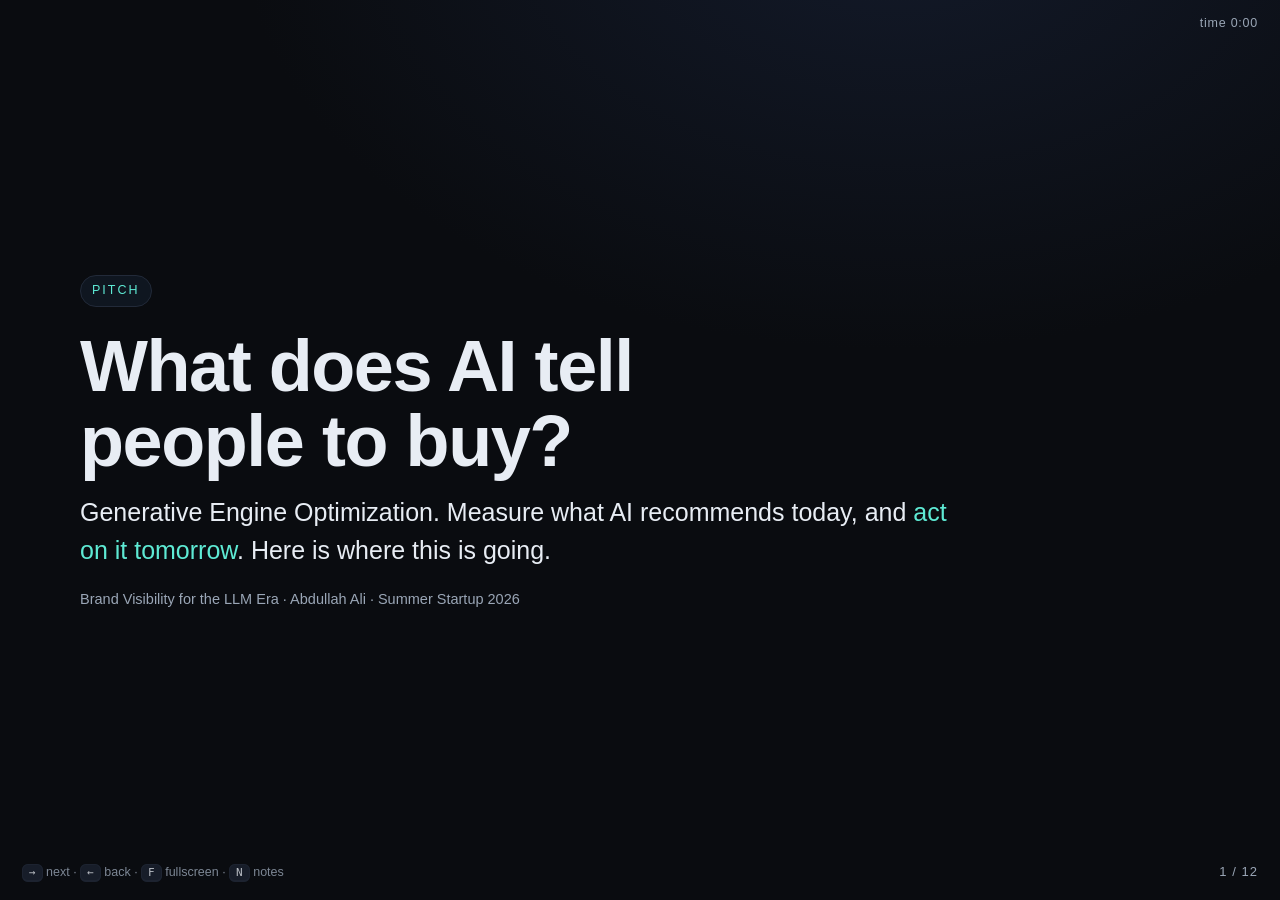
<file: pitch/index.html>
<!doctype html>
<html lang="en">
<head>
<meta charset="utf-8" />
<meta name="viewport" content="width=device-width, initial-scale=1" />
<title>GEO · Brand Visibility for the LLM Era · Pitch</title>
<style>
  :root{
    --bg:#0a0c10; --ink:#e8edf4; --muted:#9aa6b6;
    --accent:#5eead4; --accent2:#7c9cff; --warn:#fbbf24; --bad:#fb7185; --good:#34d399;
    --card:#141925; --line:#222a39; --radius:18px; --maxw:1120px;
  }
  *{box-sizing:border-box}
  html,body{height:100%}
  body{
    margin:0; background:radial-gradient(1200px 800px at 70% -10%, #131a2a 0%, var(--bg) 55%);
    color:var(--ink); font:400 18px/1.55 -apple-system,BlinkMacSystemFont,"Segoe UI",Inter,Roboto,Helvetica,Arial,sans-serif;
    -webkit-font-smoothing:antialiased; overflow:hidden;
  }
  #bar{position:fixed;top:0;left:0;height:3px;background:linear-gradient(90deg,var(--accent),var(--accent2));width:0;z-index:50;transition:width .35s ease}
  #counter{position:fixed;bottom:18px;right:22px;color:var(--muted);font-size:13px;letter-spacing:.08em;z-index:50}
  #hint{position:fixed;bottom:18px;left:22px;color:var(--muted);font-size:12.5px;z-index:50;opacity:.8}
  kbd{background:#1b2230;border:1px solid var(--line);border-bottom-width:2px;border-radius:6px;padding:1px 6px;font-size:11px;color:var(--ink)}
  .slide{position:fixed;inset:0;display:none;align-items:center;justify-content:center;padding:6vh 6vw}
  .slide.active{display:flex;animation:in .5s cubic-bezier(.2,.7,.2,1)}
  @keyframes in{from{opacity:0;transform:translateY(14px)}to{opacity:1;transform:none}}
  .wrap{width:100%;max-width:var(--maxw)}
  .tag{display:inline-block;font-size:12.5px;letter-spacing:.16em;text-transform:uppercase;color:var(--accent);border:1px solid var(--line);background:#0f1620;padding:5px 11px;border-radius:999px;margin-bottom:22px}
  h1{font-size:clamp(34px,6.2vw,72px);line-height:1.04;margin:0 0 14px;letter-spacing:-.02em;font-weight:700}
  h2{font-size:clamp(26px,4.4vw,46px);line-height:1.08;margin:0 0 18px;letter-spacing:-.02em;font-weight:680}
  .lede{font-size:clamp(18px,2.3vw,25px);color:var(--ink);max-width:900px}
  .muted{color:var(--muted)} .accent{color:var(--accent)} .accent2{color:var(--accent2)}
  p{margin:0 0 14px}
  ul{margin:10px 0 0;padding:0;list-style:none}
  li{position:relative;padding:9px 0 9px 30px;font-size:clamp(16px,2vw,21px);border-bottom:1px solid #161d29}
  li:last-child{border-bottom:0}
  li:before{content:"";position:absolute;left:4px;top:18px;width:9px;height:9px;border-radius:3px;background:linear-gradient(135deg,var(--accent),var(--accent2))}
  .grid{display:grid;gap:18px}
  .cols-2{grid-template-columns:1fr 1fr}
  .cols-3{grid-template-columns:repeat(3,1fr)}
  @media(max-width:820px){.cols-2,.cols-3{grid-template-columns:1fr}}
  .card{background:linear-gradient(180deg,var(--card),#0f131c);border:1px solid var(--line);border-radius:var(--radius);padding:22px 24px}
  .card h3{margin:0 0 8px;font-size:15px;letter-spacing:.06em;text-transform:uppercase;color:var(--muted);font-weight:600}
  .kpi{font-size:clamp(26px,3.6vw,40px);font-weight:760;letter-spacing:-.02em}
  .bar{height:28px;border-radius:8px;background:#1a2230;position:relative;overflow:hidden;margin:7px 0}
  .bar>span{position:absolute;inset:0 auto 0 0;width:0;border-radius:8px;background:linear-gradient(90deg,var(--accent2),var(--accent));transition:width .9s cubic-bezier(.2,.7,.2,1) .15s}
  .bar.good>span{background:linear-gradient(90deg,#10b981,var(--good))}
  .bar.bad>span{background:linear-gradient(90deg,#9f1239,var(--bad))}
  .barrow{display:grid;grid-template-columns:150px 1fr 60px;align-items:center;gap:14px;margin:6px 0;font-size:15px}
  .barrow .v{text-align:right;color:var(--muted);font-variant-numeric:tabular-nums}
  @media(max-width:820px){.barrow{grid-template-columns:110px 1fr 50px}}
  .pill{display:inline-block;font-size:13px;color:var(--muted);border:1px solid var(--line);border-radius:999px;padding:4px 11px;margin:4px 6px 0 0}
  .now{border-color:#1f5145;color:var(--good)} .next{border-color:#3a3357;color:#c4b5fd}
  .flow{display:flex;align-items:stretch;gap:10px;flex-wrap:wrap;margin-top:10px}
  .step{flex:1;min-width:140px;background:#0f1420;border:1px solid var(--line);border-radius:12px;padding:14px}
  .step .s{font-size:12px;letter-spacing:.1em;text-transform:uppercase;color:var(--accent)}
  .arrow{align-self:center;color:var(--muted);font-size:22px}
  .loop{display:grid;grid-template-columns:1fr 1fr;gap:16px;margin-top:10px}
  @media(max-width:820px){.loop{grid-template-columns:1fr}}
  .edge{border:1px solid #1f5145;background:linear-gradient(180deg,#0c1a16,#0f131c)}
  .note{position:fixed;left:0;right:0;bottom:0;background:#0c0f16;border-top:1px solid var(--line);color:var(--muted);font-size:14px;line-height:1.5;padding:14px 22px 16px;display:none;z-index:40;max-height:42vh;overflow:auto}
  .note.show{display:block}
  .note b{color:var(--accent)}
  .time{position:fixed;top:14px;right:22px;color:var(--muted);font-size:12.5px;letter-spacing:.06em;z-index:50}
  .foot{margin-top:18px;color:var(--muted);font-size:14.5px}
  .em{color:var(--ink);font-weight:600}
</style>
</head>
<body>
<div id="bar"></div>
<div class="time" id="time"></div>
<div id="counter"></div>
<div id="hint"><kbd>&rarr;</kbd> next · <kbd>&larr;</kbd> back · <kbd>F</kbd> fullscreen · <kbd>N</kbd> notes</div>

<!-- 1 TITLE -->
<section class="slide active" data-time="0:00" data-note="This pitch is about trajectory, where this goes. Open with the product and the direction, not a claim of what is finished.">
  <div class="wrap">
    <span class="tag">Pitch</span>
    <h1>What does AI tell<br>people to buy?</h1>
    <p class="lede">Generative Engine Optimization. Measure what AI recommends today, and <span class="accent">act on it tomorrow</span>. Here is where this is going.</p>
    <p class="foot">Brand Visibility for the LLM Era · Abdullah Ali · Summer Startup 2026</p>
  </div>
</section>

<!-- 2 THE SHIFT -->
<section class="slide" data-time="0:25" data-note="Hook. Picked equals sale. Not picked equals you do not exist for that buyer. Buying intent is moving from Google to LLMs and brands are blind to it.">
  <div class="wrap">
    <span class="tag">The shift</span>
    <h2>Consumers stopped Googling.<br>They ask ChatGPT.</h2>
    <p class="lede">Ask an assistant "what is the best product for me" and it names three brands. If you are one of them, you get the sale. If you are not, <span class="accent">you do not exist for that buyer.</span></p>
    <ul>
      <li>SEO is becoming <span class="em">GEO</span>. Optimizing to be picked by AI, not ranked by Google.</li>
      <li>Brands cannot see whether AI recommends them, who it picks instead, or what to change.</li>
    </ul>
  </div>
</section>

<!-- 3 MARKET + HONEST COMPETITION -->
<section class="slide" data-time="0:55" data-note="Be honest. Profound, AirOps, Peec are funded and good. They measure and publish now. So the question is not is this a market, it is which approach wins, and why now.">
  <div class="wrap">
    <span class="tag">Honest about the market</span>
    <h2>There is already a category.</h2>
    <div class="grid cols-3">
      <div class="card"><h3>Profound</h3><p class="muted">Full stack platform. Agents publish to WordPress, Sanity, Contentful.</p></div>
      <div class="card"><h3>AirOps</h3><p class="muted">Insights, Action, Measure, with an agent (Quill) that drafts and executes.</p></div>
      <div class="card"><h3>Peec</h3><p class="muted">Clean self serve visibility tracking for marketing teams.</p></div>
    </div>
    <p class="foot">They are funded, and they act too. So the question is not <span class="muted">"is this a market."</span> It is <span class="accent em">"which approach wins, and why now."</span></p>
  </div>
</section>

<!-- 4 WHY THIS VS THAT -->
<section class="slide" data-time="1:25" data-note="Core thesis. Market positioning is a variable. Any narrative can be copied, outspent, or shifted, by us or by a rival. So we do not bet on a market story. We bet on execution: a working engine, plus the rigor that makes the numbers trustworthy. Market is an input we can change. Execution is what compounds.">
  <div class="wrap">
    <span class="tag">Why this, not that</span>
    <h2>Bet on execution, not on market position.</h2>
    <div class="grid cols-2">
      <div class="card">
        <h3>Market is a variable</h3>
        <p>Position, segment, and messaging can all be shifted, by us or by a funded rival. Any market story can be copied or outspent. Betting the product on it is fragile.</p>
      </div>
      <div class="card">
        <h3>Execution is the constant</h3>
        <p>A working engine today, plus a <span class="accent em">causal experiment</span> that proves what moves a recommendation, plus the rigor that makes the numbers trustworthy. Hard to copy, and deeper every week.</p>
      </div>
    </div>
    <p class="foot">So the focus shifts from market to execution. The market is an input we can change without changing the engine.</p>
  </div>
</section>

<!-- 5 WHAT RUNS TODAY (v0, honest) -->
<section class="slide" data-time="1:55" data-note="Honest about today. This is v0 and it runs. A Python engine: probe the models, parse responses into structured data, report. SQLite. No frontend yet, nothing deployed yet. GPT-5 and Claude today, Gemini and Perplexity next. Do not overclaim.">
  <div class="wrap">
    <span class="tag">What runs today · v0</span>
    <h2>The engine works. This is real.</h2>
    <div class="flow">
      <div class="step"><div class="s">Probe</div><p style="margin:6px 0 0">Real buyer queries, many trials each.</p></div>
      <div class="arrow">&rarr;</div>
      <div class="step"><div class="s">Parse</div><p style="margin:6px 0 0">Brands named, position, sentiment.</p></div>
      <div class="arrow">&rarr;</div>
      <div class="step"><div class="s">Report</div><p style="margin:6px 0 0">Mention rate, share of voice, by model.</p></div>
    </div>
    <p class="foot" style="margin-top:18px">
      Honest status: a Python engine plus SQLite, runs from the command line.
      <span class="muted">Frontend and deployment are this week.</span><br>
      Models today: <span class="pill now">GPT-5 now</span><span class="pill now">Claude now</span><span class="pill next">Gemini next</span><span class="pill next">Perplexity next</span>
    </p>
  </div>
</section>

<!-- 6 REAL DATA -->
<section class="slide" data-time="2:25" data-note="Real data, run today, on real brands. Allbirds: 77.5 percent mention rate, average position 1.74, recommended near the top. Competitors Veja, Rothy's, Cariuma. And the models disagree: on ankle pain shoes GPT-5 recommends Hoka 50 percent, Claude 30 percent. That disagreement is signal brands cannot see today. This is our own probe data, not customer data.">
  <div class="wrap">
    <span class="tag">Real data · run today</span>
    <h2>What the models actually say</h2>
    <div class="grid cols-2">
      <div class="card">
        <h3>Allbirds · sustainable footwear</h3>
        <div class="barrow"><span>Allbirds</span><div class="bar good"><span data-w="100"></span></div><span class="v">77%</span></div>
        <div class="barrow"><span>Veja</span><div class="bar"><span data-w="78"></span></div><span class="v">60%</span></div>
        <div class="barrow"><span>Rothy's</span><div class="bar"><span data-w="65"></span></div><span class="v">50%</span></div>
        <div class="barrow"><span>Cariuma</span><div class="bar"><span data-w="45"></span></div><span class="v">35%</span></div>
        <p class="foot" style="margin-top:10px">Avg position 1.74. Named near the top.</p>
      </div>
      <div class="card">
        <h3>The models disagree · "shoes for ankle pain"</h3>
        <p class="muted" style="margin-bottom:12px">How often each recommends <span class="em" style="color:var(--ink)">Hoka</span>:</p>
        <div class="barrow"><span>GPT-5</span><div class="bar good"><span data-w="100"></span></div><span class="v">50%</span></div>
        <div class="barrow"><span>Claude</span><div class="bar"><span data-w="60"></span></div><span class="v">30%</span></div>
        <p class="foot" style="margin-top:14px">Visibility is not one number. That split is signal brands are blind to today.</p>
      </div>
    </div>
  </div>
</section>

<!-- 7 THE BROOKS ISSUE + SOLUTION COMING -->
<section class="slide" data-time="2:55" data-note="The Brooks issue, told honestly. In a real run, the parser returned Brooks and Brooks Adrenaline GTS 23 as two different brands, so the count was split and the mention rate was understated. We caught it. The solution this week: a normalization pass plus a canonical brand name, so every variant maps to one brand before we aggregate. Why it matters: if you cannot resolve that, every number downstream is noise. This is the rigor that earns the causal claim.">
  <div class="wrap">
    <span class="tag">The issue we caught · fix this week</span>
    <h2>Rigor is the product.</h2>
    <p class="lede">In a real run, the parser counted <span class="em">"Brooks"</span> and <span class="em">"Brooks Adrenaline GTS 23"</span> as two different brands. The count split, the mention rate was understated.</p>
    <div class="grid cols-2" style="margin-top:8px">
      <div class="card"><h3>The problem</h3><p class="muted">LLMs name the same brand many ways: "Brooks," "Brooks Running," "Brooks Adrenaline." Naive aggregation treats them as different brands and the data lies.</p></div>
      <div class="card"><h3>The solution, this week</h3><p class="muted">A normalization pass plus a canonical brand name. Every variant maps to one brand before we count. Then tests, so it can never silently return.</p></div>
    </div>
    <p class="foot"><span class="accent em">If you cannot resolve "Brooks" vs "Brooks Running," every number downstream is noise.</span> This is the depth that earns the causal claim.</p>
  </div>
</section>

<!-- 8 V1 BY END OF WEEK -->
<section class="slide" data-time="3:25" data-note="Trajectory, not a claim. By Friday, v1 will add three things on top of the working engine. One: the causal experiment, baseline, one change, re-probe, measured lift, with holdouts. Two: the entity normalization fix. Three: a simple results view, the first frontend. Be clear this is what v1 WILL be by end of week, not what exists now.">
  <div class="wrap">
    <span class="tag">Trajectory · v1 by Friday</span>
    <h2>What v1 looks like by end of week.</h2>
    <ul>
      <li><span class="em">Causal experiment.</span> Baseline, make one change, re-probe, measure the lift, with holdout queries to prove the lift is real and not noise.</li>
      <li><span class="em">Entity normalization fix.</span> The Brooks solution, shipped and tested.</li>
      <li><span class="em">A results view.</span> The first frontend: baseline vs treatment and the AI responses as evidence.</li>
    </ul>
    <p class="foot">On top of the engine that already runs. This is the week, not a someday.</p>
  </div>
</section>

<!-- 9 THE EDGE: ACTION AFTER THE DATA -->
<section class="slide" data-time="3:55" data-note="The edge, framed as the NEXT build. Measurement is commoditizing. The value is what you DO after the data, and ours is one seamless click: from a proven finding to a live change, no back and forth, no friction. Three things. Fast: minutes not a project. Reliable: grounded in the causal data, cited to the AI responses. Seamless: one click from insight to published change. Key point: the differentiator is NOT the click, competitors push too. It is that our action runs on PROVEN causal lift, not guesses. Be ready to say this ships after v1.">
  <div class="wrap">
    <span class="tag">The edge we are building · action after the data</span>
    <h2>The value is what you do after you see the data.</h2>
    <p class="lede" style="margin-bottom:16px">Measurement is becoming a commodity. The edge is action that is fast, reliable, and one seamless click:</p>
    <div class="grid cols-3">
      <div class="card edge"><h3 style="color:var(--good)">Fast</h3><p>From a finding to a published change in minutes, not a project.</p></div>
      <div class="card edge"><h3 style="color:var(--good)">Reliable</h3><p>Grounded in the causal data and cited to the actual AI responses behind it.</p></div>
      <div class="card edge"><h3 style="color:var(--good)">Seamless</h3><p>One click from insight to a live change. No back and forth, no friction.</p></div>
    </div>
    <p class="foot">Profound and AirOps push content too. The difference: our action runs on <span class="accent em">proven causal lift, not guesses</span>, and it ships in one click. Insight to impact, no friction.</p>
  </div>
</section>

<!-- 10 GO TO MARKET -->
<section class="slide" data-time="4:25" data-note="What go to market looks like. Who: mid-market DTC consumer brands, 10 to 100M revenue, a marketing team but no dedicated SEO hire. How: audit as wedge, a free visibility report is the hook, then a pilot, then paid. Price: 1 to 3k per month, brand paid only.">
  <div class="wrap">
    <span class="tag">Go to market</span>
    <h2>How this reaches customers.</h2>
    <div class="grid cols-3">
      <div class="card"><h3>Who</h3><p>Mid-market <span class="em" style="color:var(--ink)">DTC consumer brands</span>, $10 to $100M revenue, marketing team but no dedicated SEO hire.</p></div>
      <div class="card"><h3>How</h3><p><span class="em" style="color:var(--ink)">Audit as wedge.</span> A free AI-visibility report is the hook, then a pilot, then paid.</p></div>
      <div class="card"><h3>Price</h3><div class="kpi">$1 to 3k</div><p class="muted">per brand / month. Brand paid only.</p></div>
    </div>
    <p class="foot">The free audit runs on the engine that already works. The report is the first thing a prospect sees.</p>
  </div>
</section>

<!-- 11 MOAT / TRAJECTORY -->
<section class="slide" data-time="4:40" data-note="Where this goes. Every experiment compounds into a proprietary dataset of what actually moves AI recommendations in one category. A data network effect, not copyable by shipping a feature. Two timescales: fast retrieval loop in days, slow training loop over months. Stance: neutral, evidence first, brand paid only. Honest, today it is a thesis, the dataset is the bet.">
  <div class="wrap">
    <span class="tag">Where this goes</span>
    <h2>The compounding asset</h2>
    <p class="lede">Every experiment compounds into a proprietary dataset of <span class="accent">what actually moves AI recommendations</span> in one category. A data network effect a competitor cannot copy by shipping a feature.</p>
    <div class="loop">
      <div class="card"><h3 style="color:var(--accent)">Fast loop · days</h3><p class="muted">Retrieval models (Perplexity, ChatGPT search). Change what consumers see this week.</p></div>
      <div class="card"><h3 style="color:var(--accent2)">Slow loop · months</h3><p class="muted">Base models retrain. Change what the model believes about a category for years.</p></div>
    </div>
    <p class="foot">Stance: <span class="em">neutral, evidence first</span>, brand paid only. Honest: today it is a thesis. The dataset is the bet.</p>
  </div>
</section>

<!-- 12 ASK / TRAJECTORY CLOSE -->
<section class="slide" data-time="5:00" data-note="Close on trajectory. The engine runs today, v1 lands this week, action is the edge, and the dataset is the long game. The ask is specific.">
  <div class="wrap">
    <span class="tag">Where we are headed</span>
    <h1>Engine today.<br>v1 this week.</h1>
    <ul>
      <li><span class="em">Today:</span> a working engine and real data on real brands.</li>
      <li><span class="em">This week:</span> causal experiment, the Brooks fix, a results view.</li>
      <li><span class="em">The edge:</span> one seamless click from a proven finding to a live change. Fast, reliable, no friction.</li>
    </ul>
    <p class="foot" style="margin-top:18px">The ask: intros to mid-market DTC brands, and feedback from anyone who has sold to a CMO.</p>
  </div>
</section>

<script>
  const slides=[...document.querySelectorAll('.slide')];
  const bar=document.getElementById('bar'), counter=document.getElementById('counter'), timeEl=document.getElementById('time');
  let i=slides.findIndex(s=>s.classList.contains('active')); if(i<0)i=0;
  const note=document.createElement('div'); note.className='note'; document.body.appendChild(note);
  let notesOn=false;
  function animateBars(s){
    s.querySelectorAll('.bar>span').forEach(b=>{b.style.width='0';requestAnimationFrame(()=>{requestAnimationFrame(()=>{b.style.width=(b.dataset.w||0)+'%';});});});
  }
  function show(n){
    i=Math.max(0,Math.min(slides.length-1,n));
    slides.forEach((s,k)=>s.classList.toggle('active',k===i));
    bar.style.width=((i)/(slides.length-1)*100)+'%';
    counter.textContent=(i+1)+' / '+slides.length;
    const s=slides[i];
    timeEl.textContent='time '+(s.dataset.time||'');
    note.innerHTML='<b>Speaker note · '+(s.dataset.time||'')+'</b><br>'+(s.dataset.note||'');
    note.classList.toggle('show',notesOn);
    animateBars(s);
  }
  function next(){show(i+1)} function prev(){show(i-1)}
  document.addEventListener('keydown',e=>{
    if(e.key==='ArrowRight'||e.key===' '||e.key==='PageDown'){e.preventDefault();next();}
    else if(e.key==='ArrowLeft'||e.key==='PageUp'){e.preventDefault();prev();}
    else if(e.key==='Home'){show(0);} else if(e.key==='End'){show(slides.length-1);}
    else if(e.key.toLowerCase()==='n'){notesOn=!notesOn;note.classList.toggle('show',notesOn);}
    else if(e.key.toLowerCase()==='f'){if(!document.fullscreenElement)document.documentElement.requestFullscreen();else document.exitFullscreen();}
  });
  document.addEventListener('click',e=>{ if(note.contains(e.target))return; (e.clientX < innerWidth*0.28)?prev():next(); });
  show(i);
</script>
</body>
</html>
</file>
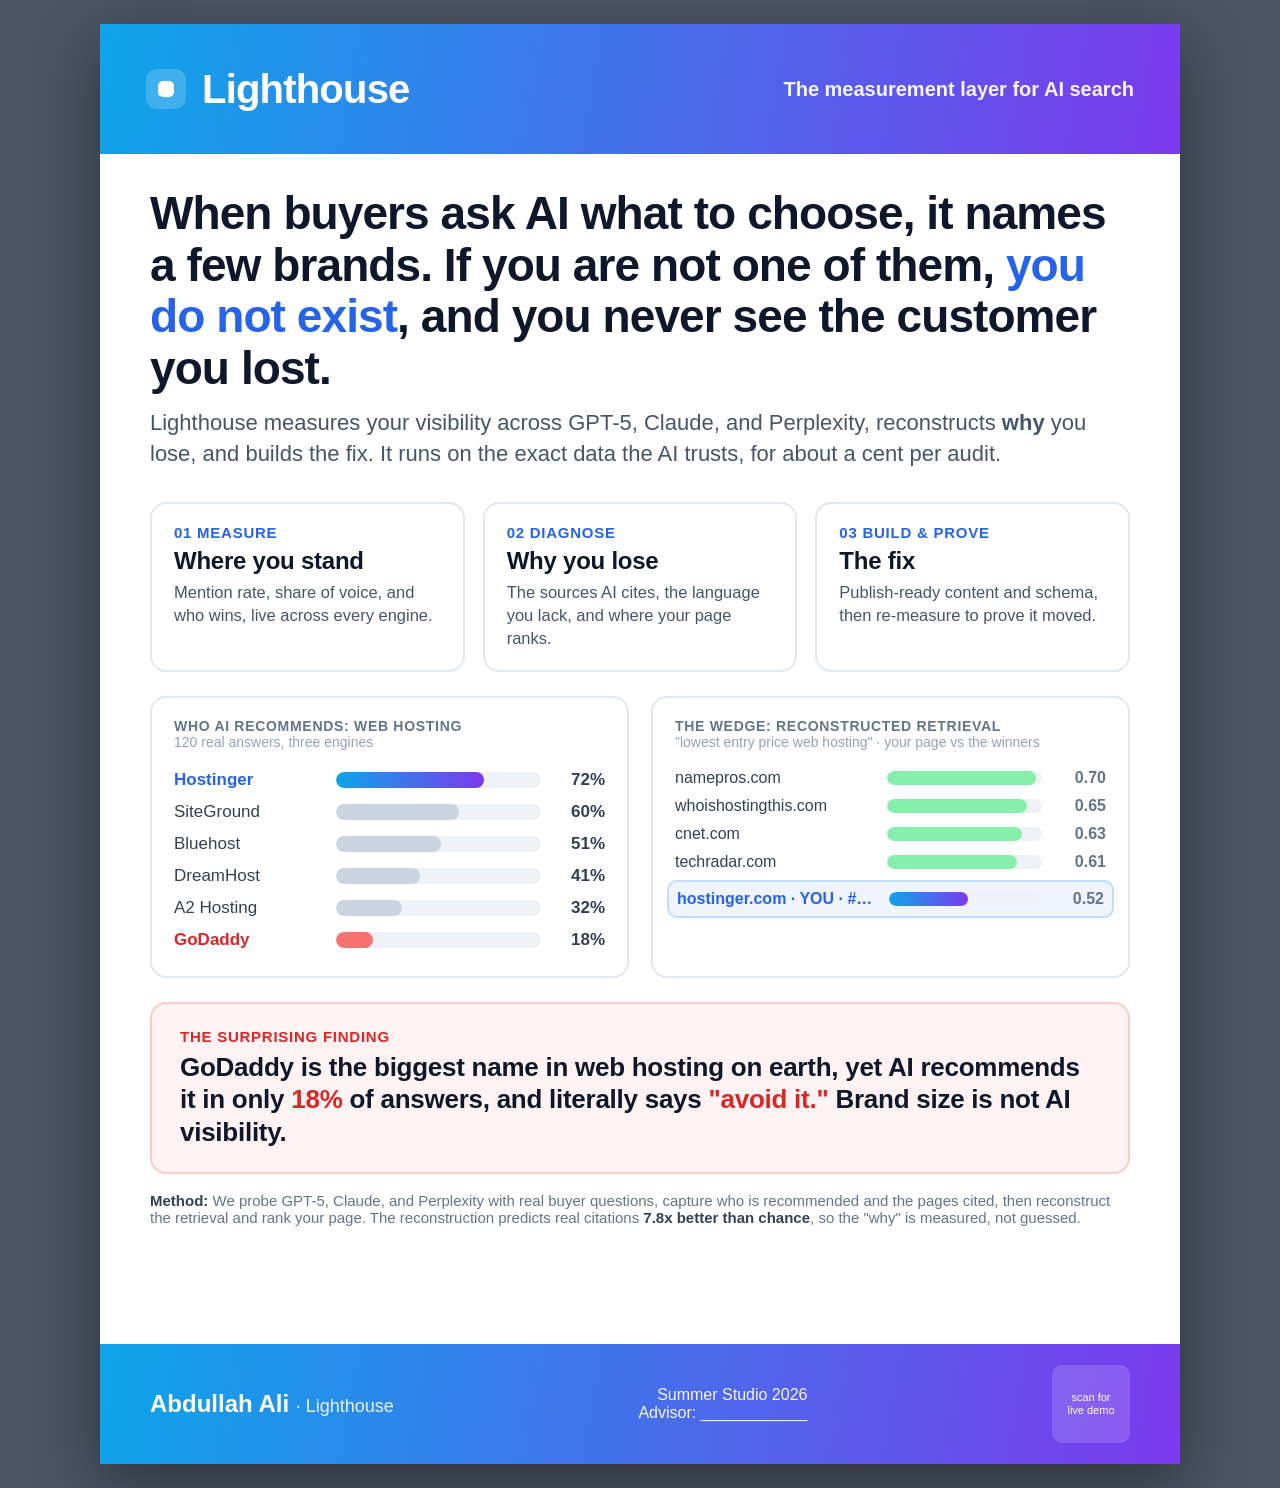
<file: poster/index.html>
<!DOCTYPE html>
<html lang="en">
<head>
<meta charset="UTF-8" />
<title>Lighthouse Poster (36 x 48)</title>
<style>
  /* Portrait 36 in x 48 in poster (3:4). Rendered at 1080 x 1440 px.
     Print or export to PDF, then drop into a 36x48 Google Slides page. */
  *{margin:0;padding:0;box-sizing:border-box}
  body{background:#4b5563;display:flex;justify-content:center;padding:24px;
    font-family:Arial,Helvetica,"Roboto",sans-serif;color:#0F172A}
  .poster{width:1080px;height:1440px;background:#fff;position:relative;overflow:hidden;
    box-shadow:0 20px 60px rgba(0,0,0,.4)}
  .accent{color:#2563EB}
  .grad{background:linear-gradient(100deg,#0EA5E9,#7C3AED)}
  /* header */
  .head{height:130px;padding:0 46px;display:flex;align-items:center;justify-content:space-between;color:#fff}
  .brand{display:flex;align-items:center;gap:16px}
  .mark{width:40px;height:40px;border-radius:11px;background:rgba(255,255,255,.18);
    display:flex;align-items:center;justify-content:center}
  .mark div{width:16px;height:16px;border-radius:5px;background:#fff}
  .brand .n{font-size:40px;font-weight:800;letter-spacing:-.02em}
  .head .tag{font-size:20px;font-weight:600;opacity:.95}
  /* billboard */
  .bill{padding:34px 50px 26px}
  .bill h1{font-size:46px;line-height:1.12;font-weight:800;letter-spacing:-.02em}
  .bill h1 b{color:#2563EB}
  .bill p{font-size:22px;color:#475569;margin-top:14px;line-height:1.4;max-width:960px}
  /* value row */
  .vals{display:grid;grid-template-columns:repeat(3,1fr);gap:18px;padding:6px 50px 12px}
  .val{border:2px solid #E2E8F0;border-radius:16px;padding:20px 22px}
  .val .k{font-size:15px;font-weight:800;letter-spacing:.05em;color:#2563EB}
  .val h3{font-size:24px;font-weight:800;margin:6px 0 6px;letter-spacing:-.01em}
  .val p{font-size:16.5px;color:#475569;line-height:1.4}
  /* figures */
  .figs{display:grid;grid-template-columns:1fr 1fr;gap:22px;padding:12px 50px}
  .fig{border:2px solid #E2E8F0;border-radius:16px;padding:20px 22px}
  .fig .cap{font-size:14px;font-weight:800;text-transform:uppercase;letter-spacing:.05em;color:#64748B}
  .fig .sub{font-size:14px;color:#94A3B8;margin-bottom:14px}
  .bar{display:flex;align-items:center;gap:12px;font-size:17px;padding:6px 0}
  .bar .nm{width:150px;color:#334155}
  .bar.you .nm{color:#2563EB;font-weight:800}.bar.bad .nm{color:#DC2626;font-weight:800}
  .bar .tr{flex:1;height:16px;background:#EEF2F7;border-radius:99px;overflow:hidden}
  .bar .tr>span{display:block;height:100%;border-radius:99px;background:#CBD5E1}
  .bar.you .tr>span{background:linear-gradient(90deg,#0EA5E9,#7C3AED)}
  .bar.bad .tr>span{background:#F87171}
  .bar .pc{width:52px;text-align:right;font-weight:700;color:#334155}
  .rr{display:grid;grid-template-columns:200px 1fr 52px;align-items:center;gap:12px;font-size:16px;padding:5px 0}
  .rr .d{color:#334155;white-space:nowrap;overflow:hidden;text-overflow:ellipsis}
  .rr .tr{height:14px;background:#EEF2F7;border-radius:99px;overflow:hidden}
  .rr .tr>span{display:block;height:100%;border-radius:99px;background:#86EFAC}
  .rr .sc{text-align:right;color:#64748B;font-weight:700}
  .rr.you{background:#EFF4FF;border:2px solid #BFDBFE;border-radius:10px;padding:8px;margin:4px -8px}
  .rr.you .d{color:#2563EB;font-weight:800}.rr.you .tr>span{background:linear-gradient(90deg,#0EA5E9,#7C3AED)}
  /* surprising finding */
  .find{margin:12px 50px;border-radius:16px;padding:24px 28px;background:#FEF2F2;border:2px solid #FECACA}
  .find .k{font-size:15px;font-weight:800;letter-spacing:.05em;color:#DC2626;text-transform:uppercase}
  .find p{font-size:26px;font-weight:800;line-height:1.25;margin-top:6px;letter-spacing:-.01em}
  .find p b{color:#DC2626}
  /* method strip */
  .method{padding:6px 50px 10px;font-size:15px;color:#64748B}
  .method b{color:#334155}
  /* footer */
  .foot{position:absolute;bottom:0;left:0;right:0;height:120px;padding:0 50px;color:#fff;
    display:flex;align-items:center;justify-content:space-between}
  .foot .who{font-size:24px;font-weight:800}
  .foot .who span{font-weight:500;opacity:.9;font-size:18px}
  .foot .meta{font-size:16px;text-align:right;opacity:.95}
  .qr{width:78px;height:78px;border-radius:10px;background:rgba(255,255,255,.15);
    display:flex;align-items:center;justify-content:center;font-size:11px;text-align:center;line-height:1.2}
</style>
</head>
<body>
<div class="poster">

  <!-- HEADER -->
  <div class="head grad">
    <div class="brand"><div class="mark"><div></div></div><div class="n">Lighthouse</div></div>
    <div class="tag">The measurement layer for AI search</div>
  </div>

  <!-- BILLBOARD (one takeaway, impossible to miss) -->
  <div class="bill">
    <h1>When buyers ask AI what to choose, it names a few brands. If you are not one of them, <b>you do not exist</b>, and you never see the customer you lost.</h1>
    <p>Lighthouse measures your visibility across GPT-5, Claude, and Perplexity, reconstructs <b>why</b> you lose, and builds the fix. It runs on the exact data the AI trusts, for about a cent per audit.</p>
  </div>

  <!-- VALUE PROPS -->
  <div class="vals">
    <div class="val"><div class="k">01 MEASURE</div><h3>Where you stand</h3><p>Mention rate, share of voice, and who wins, live across every engine.</p></div>
    <div class="val"><div class="k">02 DIAGNOSE</div><h3>Why you lose</h3><p>The sources AI cites, the language you lack, and where your page ranks.</p></div>
    <div class="val"><div class="k">03 BUILD &amp; PROVE</div><h3>The fix</h3><p>Publish-ready content and schema, then re-measure to prove it moved.</p></div>
  </div>

  <!-- FIGURES -->
  <div class="figs">
    <div class="fig">
      <div class="cap">Who AI recommends: web hosting</div>
      <div class="sub">120 real answers, three engines</div>
      <div class="bar you"><span class="nm">Hostinger</span><span class="tr"><span style="width:72%"></span></span><span class="pc">72%</span></div>
      <div class="bar"><span class="nm">SiteGround</span><span class="tr"><span style="width:60%"></span></span><span class="pc">60%</span></div>
      <div class="bar"><span class="nm">Bluehost</span><span class="tr"><span style="width:51%"></span></span><span class="pc">51%</span></div>
      <div class="bar"><span class="nm">DreamHost</span><span class="tr"><span style="width:41%"></span></span><span class="pc">41%</span></div>
      <div class="bar"><span class="nm">A2 Hosting</span><span class="tr"><span style="width:32%"></span></span><span class="pc">32%</span></div>
      <div class="bar bad"><span class="nm">GoDaddy</span><span class="tr"><span style="width:18%"></span></span><span class="pc">18%</span></div>
    </div>
    <div class="fig">
      <div class="cap">The wedge: reconstructed retrieval</div>
      <div class="sub">"lowest entry price web hosting" &middot; your page vs the winners</div>
      <div class="rr"><span class="d">namepros.com</span><span class="tr"><span style="width:96%"></span></span><span class="sc">0.70</span></div>
      <div class="rr"><span class="d">whoishostingthis.com</span><span class="tr"><span style="width:90%"></span></span><span class="sc">0.65</span></div>
      <div class="rr"><span class="d">cnet.com</span><span class="tr"><span style="width:87%"></span></span><span class="sc">0.63</span></div>
      <div class="rr"><span class="d">techradar.com</span><span class="tr"><span style="width:84%"></span></span><span class="sc">0.61</span></div>
      <div class="rr you"><span class="d">hostinger.com &middot; YOU &middot; #19 of 28</span><span class="tr"><span style="width:52%"></span></span><span class="sc">0.52</span></div>
    </div>
  </div>

  <!-- SURPRISING FINDING -->
  <div class="find">
    <div class="k">The surprising finding</div>
    <p>GoDaddy is the biggest name in web hosting on earth, yet AI recommends it in only <b>18%</b> of answers, and literally says <b>"avoid it."</b> Brand size is not AI visibility.</p>
  </div>

  <!-- METHOD -->
  <div class="method">
    <b>Method:</b> We probe GPT-5, Claude, and Perplexity with real buyer questions, capture who is recommended and the pages cited, then reconstruct the retrieval and rank your page. The reconstruction predicts real citations <b>7.8x better than chance</b>, so the "why" is measured, not guessed.
  </div>

  <!-- FOOTER -->
  <div class="foot grad">
    <div class="who">Abdullah Ali <span>&middot; Lighthouse</span></div>
    <div class="meta">Summer Studio 2026<br>Advisor: ____________</div>
    <div class="qr">scan for<br>live demo</div>
  </div>

</div>
</body>
</html>
</file>
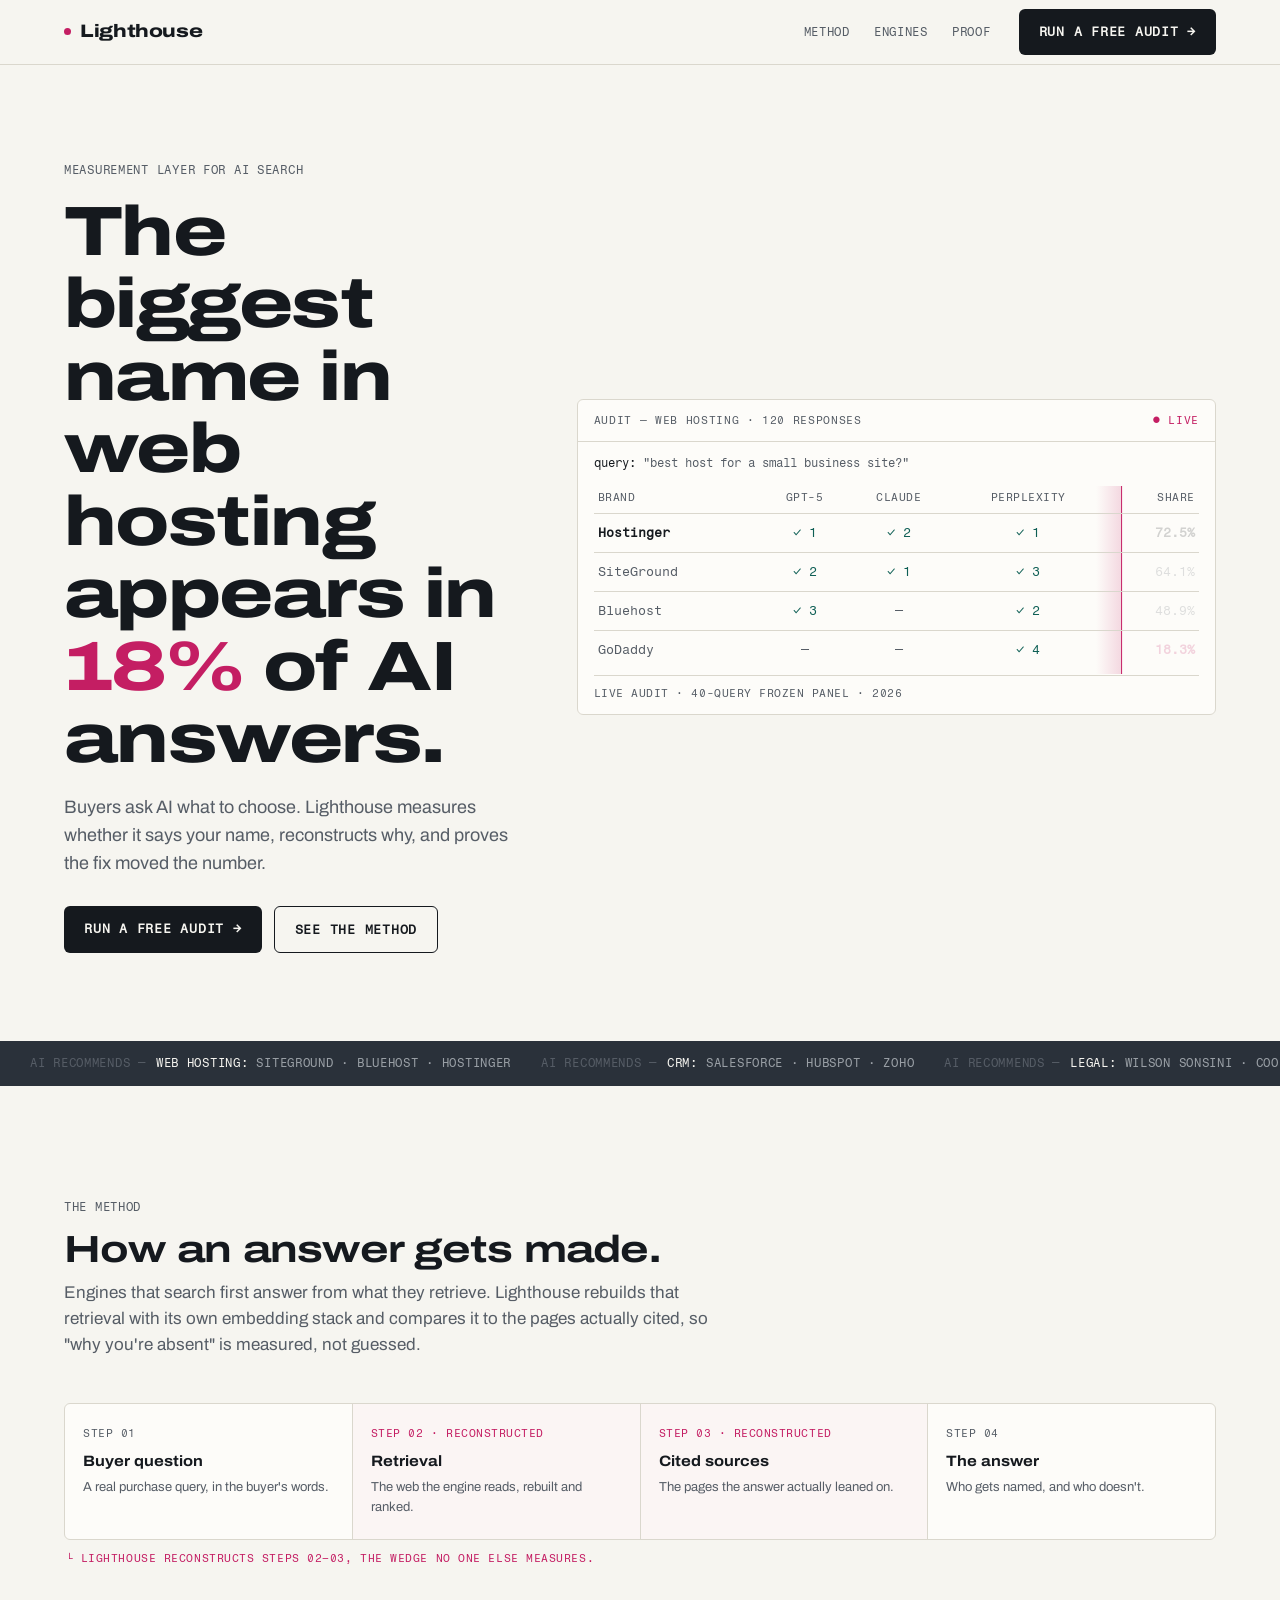
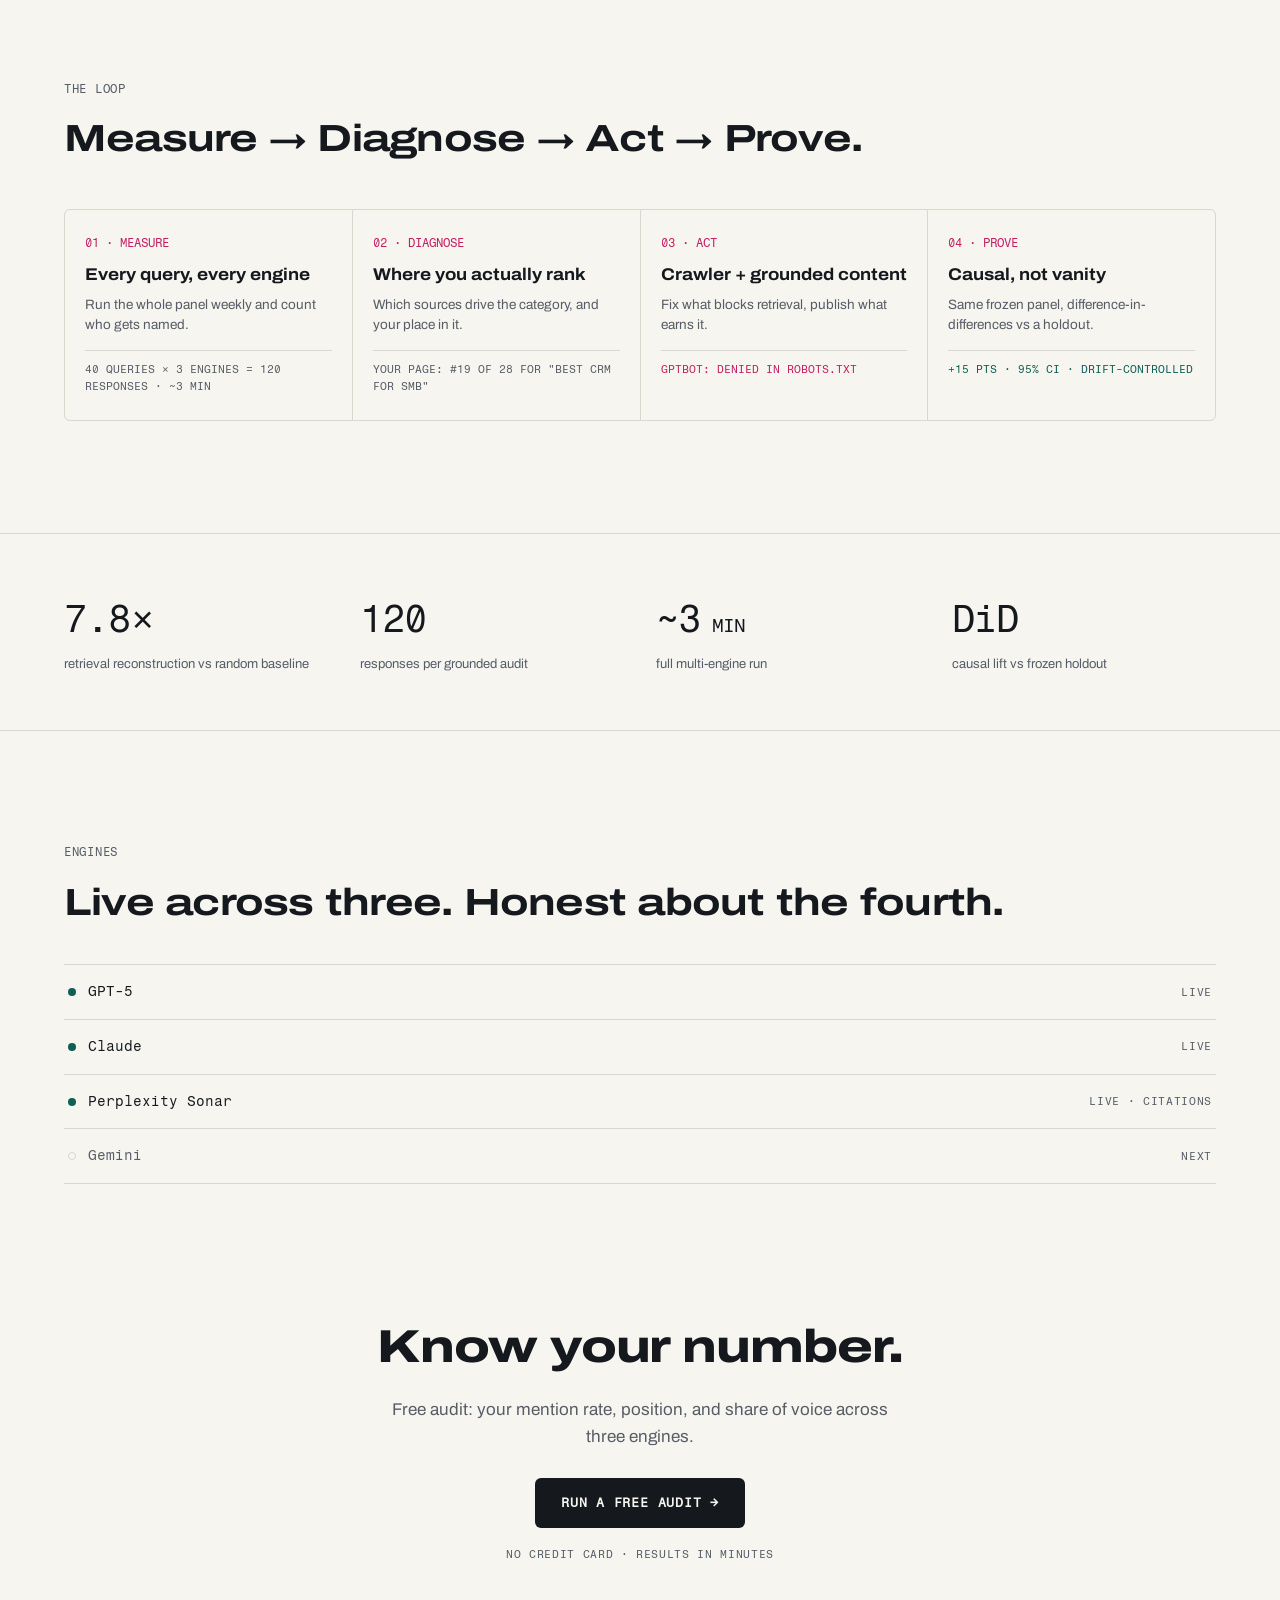
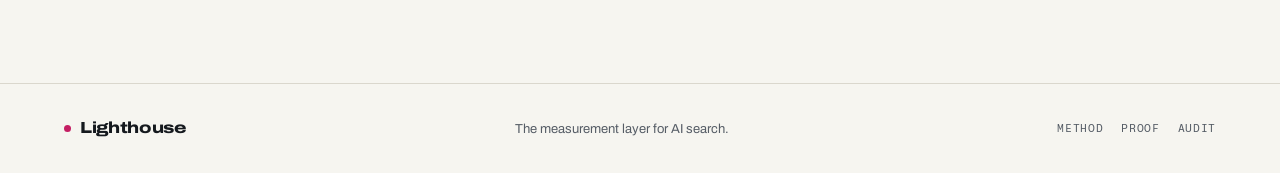
<file: web/index.html>
<!DOCTYPE html>
<html lang="en">
<head>
<meta charset="utf-8">
<meta name="viewport" content="width=device-width, initial-scale=1">
<title>Lighthouse — the measurement layer for AI search</title>
<link rel="preconnect" href="https://fonts.googleapis.com">
<link rel="preconnect" href="https://fonts.gstatic.com" crossorigin>
<link href="https://fonts.googleapis.com/css2?family=Archivo:wdth,wght@62.5..125,400..800&family=Fragment+Mono:ital@0;1&display=swap" rel="stylesheet">
<style>
  *{margin:0;padding:0;box-sizing:border-box}
  html{scroll-behavior:smooth}
  body{background:#F6F5F0;color:#15191E;font-family:Archivo,system-ui,sans-serif;-webkit-font-smoothing:antialiased;line-height:1.55}
  a{color:#C41E63;text-decoration:none}
  a:hover{color:#15191E}
  ::selection{background:rgba(196,30,99,.16)}
  :focus-visible{outline:2px solid #C41E63;outline-offset:2px}
  .mono{font-family:'Fragment Mono',ui-monospace,monospace;font-variant-numeric:tabular-nums}
  .cta{cursor:pointer;font-size:12.5px;text-transform:uppercase;letter-spacing:.06em;font-weight:600;padding:13px 20px;border-radius:6px;background:#15191E;color:#F6F5F0;display:inline-block;transition:background .15s}
  .cta:hover{background:#000;color:#F6F5F0}
  .cta.sm{padding:11px 18px}
  .ghost{font-size:12.5px;text-transform:uppercase;letter-spacing:.06em;font-weight:600;padding:13px 20px;border-radius:6px;border:1px solid #15191E;color:#15191E;display:inline-block;transition:.15s}
  .ghost:hover{background:#15191E;color:#F6F5F0}
  @keyframes lh-rise{from{opacity:0;transform:translateY(8px)}to{opacity:1;transform:none}}
  @keyframes lh-ticker{to{transform:translateX(-50%)}}
  @media (prefers-reduced-motion:reduce){*{animation:none!important;transition:none!important}}
</style>
</head>
<body>

<!-- NAV -->
<nav style="position:sticky;top:0;z-index:60;background:rgba(246,245,240,.98);border-bottom:1px solid #DAD7CD;backdrop-filter:saturate(1.2) blur(6px)">
  <div style="max-width:1200px;margin:0 auto;padding:0 24px;height:64px;display:flex;align-items:center;justify-content:space-between">
    <div style="display:flex;align-items:center;gap:9px;font-weight:800;font-size:18px;letter-spacing:-.02em;font-stretch:125%"><span style="width:7px;height:7px;border-radius:50%;background:#C41E63"></span>Lighthouse</div>
    <div style="display:flex;align-items:center;gap:28px">
      <div class="mono" style="display:flex;gap:24px;font-size:12px;text-transform:uppercase;letter-spacing:.06em;color:#565D66">
        <a href="#method" style="color:#565D66">Method</a>
        <a href="#engines" style="color:#565D66">Engines</a>
        <a href="#proof" style="color:#565D66">Proof</a>
      </div>
      <a href="/app" class="mono cta">Run a free audit →</a>
    </div>
  </div>
</nav>

<!-- HERO -->
<section style="max-width:1200px;margin:0 auto;padding:96px 24px 88px">
  <div class="hero-grid" style="display:grid;grid-template-columns:5fr 7fr;gap:56px;align-items:center">
    <div>
      <div class="mono" style="font-size:12px;text-transform:uppercase;letter-spacing:.06em;color:#565D66;opacity:0;animation:lh-rise .3s .05s cubic-bezier(.2,0,0,1) forwards">Measurement layer for AI search</div>
      <h1 style="font-stretch:125%;font-weight:800;letter-spacing:-.022em;line-height:1.04;font-size:clamp(2.6rem,1.8rem + 3.2vw,4.4rem);margin:16px 0 18px;text-wrap:balance;opacity:0;animation:lh-rise .3s .11s cubic-bezier(.2,0,0,1) forwards">The biggest name in web hosting appears in <span style="color:#C41E63">18%</span> of AI answers.</h1>
      <p style="font-size:clamp(1rem,.95rem + .25vw,1.125rem);color:#565D66;max-width:46ch;opacity:0;animation:lh-rise .3s .17s cubic-bezier(.2,0,0,1) forwards">Buyers ask AI what to choose. Lighthouse measures whether it says your name, reconstructs why, and proves the fix moved the number.</p>
      <div style="display:flex;gap:12px;margin-top:28px;flex-wrap:wrap;opacity:0;animation:lh-rise .3s .23s cubic-bezier(.2,0,0,1) forwards">
        <a href="/app" class="mono cta">Run a free audit →</a>
        <a href="#method" class="mono ghost">See the method</a>
      </div>
    </div>
    <!-- AUDIT ARTIFACT -->
    <div style="opacity:0;animation:lh-rise .4s .3s cubic-bezier(.65,0,.35,1) forwards">
      <div style="background:#FDFCF9;border:1px solid #DAD7CD;border-radius:6px;overflow:hidden">
        <div class="mono" style="display:flex;justify-content:space-between;gap:8px;font-size:11px;text-transform:uppercase;letter-spacing:.06em;color:#565D66;padding:12px 16px;border-bottom:1px solid #DAD7CD">
          <span>Audit — web hosting · 120 responses</span><span style="color:#C41E63">● live</span>
        </div>
        <div class="mono" style="font-size:12px;color:#15191E;padding:12px 16px 6px">query: <span style="color:#565D66">"best host for a small business site?"</span></div>
        <div id="lh-audit" style="position:relative;padding:6px 16px 12px">
          <div id="lh-beam" style="position:absolute;top:8px;bottom:40px;left:0;width:26px;background:linear-gradient(90deg,rgba(196,30,99,0),rgba(196,30,99,.16));border-right:1.5px solid #C41E63;transform:translateX(0);pointer-events:none;opacity:0"></div>
          <table style="width:100%;border-collapse:collapse;position:relative">
            <thead>
              <tr class="mono" style="font-size:10.5px;text-transform:uppercase;letter-spacing:.05em;color:#565D66">
                <th style="text-align:left;font-weight:500;padding:6px 4px">Brand</th>
                <th style="text-align:center;font-weight:500;padding:6px 4px">GPT-5</th>
                <th style="text-align:center;font-weight:500;padding:6px 4px">Claude</th>
                <th style="text-align:center;font-weight:500;padding:6px 4px">Perplexity</th>
                <th style="text-align:right;font-weight:500;padding:6px 4px">Share</th>
              </tr>
            </thead>
            <tbody class="mono" style="font-size:13px">
              <tr style="border-top:1px solid #DAD7CD">
                <td style="text-align:left;padding:9px 4px;font-weight:600;color:#15191E">Hostinger</td>
                <td data-sweep style="text-align:center;padding:9px 4px;color:#0E5F55;opacity:.18">✓ 1</td>
                <td data-sweep style="text-align:center;padding:9px 4px;color:#0E5F55;opacity:.18">✓ 2</td>
                <td data-sweep style="text-align:center;padding:9px 4px;color:#0E5F55;opacity:.18">✓ 1</td>
                <td data-sweep style="text-align:right;padding:9px 4px;font-weight:600;opacity:.18">72.5%</td>
              </tr>
              <tr style="border-top:1px solid #DAD7CD">
                <td style="text-align:left;padding:9px 4px;color:#565D66">SiteGround</td>
                <td data-sweep style="text-align:center;padding:9px 4px;color:#0E5F55;opacity:.18">✓ 2</td>
                <td data-sweep style="text-align:center;padding:9px 4px;color:#0E5F55;opacity:.18">✓ 1</td>
                <td data-sweep style="text-align:center;padding:9px 4px;color:#0E5F55;opacity:.18">✓ 3</td>
                <td data-sweep style="text-align:right;padding:9px 4px;color:#565D66;opacity:.18">64.1%</td>
              </tr>
              <tr style="border-top:1px solid #DAD7CD">
                <td style="text-align:left;padding:9px 4px;color:#565D66">Bluehost</td>
                <td data-sweep style="text-align:center;padding:9px 4px;color:#0E5F55;opacity:.18">✓ 3</td>
                <td data-sweep style="text-align:center;padding:9px 4px;color:#565D66;opacity:.18">—</td>
                <td data-sweep style="text-align:center;padding:9px 4px;color:#0E5F55;opacity:.18">✓ 2</td>
                <td data-sweep style="text-align:right;padding:9px 4px;color:#565D66;opacity:.18">48.9%</td>
              </tr>
              <tr style="border-top:1px solid #DAD7CD">
                <td style="text-align:left;padding:9px 4px;color:#565D66">GoDaddy</td>
                <td data-sweep style="text-align:center;padding:9px 4px;color:#565D66;opacity:.18">—</td>
                <td data-sweep style="text-align:center;padding:9px 4px;color:#565D66;opacity:.18">—</td>
                <td data-sweep style="text-align:center;padding:9px 4px;color:#0E5F55;opacity:.18">✓ 4</td>
                <td data-sweep style="text-align:right;padding:9px 4px;color:#C41E63;font-weight:600;opacity:.18">18.3%</td>
              </tr>
            </tbody>
          </table>
          <div class="mono" style="font-size:10.5px;text-transform:uppercase;letter-spacing:.05em;color:#565D66;border-top:1px solid #DAD7CD;padding-top:10px;margin-top:6px">Live audit · 40-query frozen panel · 2026</div>
        </div>
      </div>
    </div>
  </div>
</section>

<!-- TICKER -->
<div style="background:#2A313A;overflow:hidden;white-space:nowrap">
  <div id="lh-ticker" class="mono" style="display:inline-block;padding:13px 0;font-size:12px;text-transform:uppercase;letter-spacing:.06em;animation:lh-ticker 40s linear infinite"></div>
</div>

<!-- METHOD -->
<section id="method" style="max-width:1200px;margin:0 auto;padding:112px 24px" data-reveal>
  <div class="mono" style="font-size:12px;text-transform:uppercase;letter-spacing:.06em;color:#565D66">The method</div>
  <h2 style="font-stretch:125%;font-weight:700;letter-spacing:-.02em;line-height:1.15;font-size:clamp(1.75rem,1.4rem + 1.2vw,2.4rem);margin:12px 0 8px">How an answer gets made.</h2>
  <p style="font-size:1.0625rem;color:#565D66;max-width:65ch;margin-bottom:44px">Engines that search first answer from what they retrieve. Lighthouse rebuilds that retrieval with its own embedding stack and compares it to the pages actually cited, so "why you're absent" is measured, not guessed.</p>
  <div style="display:flex;align-items:stretch;gap:0;flex-wrap:wrap;border:1px solid #DAD7CD;border-radius:6px;background:#FDFCF9">
    <div style="flex:1;min-width:150px;padding:22px 18px;border-right:1px solid #DAD7CD">
      <div class="mono" style="font-size:10.5px;text-transform:uppercase;letter-spacing:.05em;color:#565D66">Step 01</div>
      <div style="font-weight:700;font-size:15px;margin-top:8px;font-stretch:110%">Buyer question</div>
      <p style="font-size:13px;color:#565D66;margin-top:4px">A real purchase query, in the buyer's words.</p>
    </div>
    <div style="flex:1;min-width:150px;padding:22px 18px;border-right:1px solid #DAD7CD;background:rgba(196,30,99,.03)">
      <div class="mono" style="font-size:10.5px;text-transform:uppercase;letter-spacing:.05em;color:#C41E63">Step 02 · reconstructed</div>
      <div style="font-weight:700;font-size:15px;margin-top:8px;font-stretch:110%">Retrieval</div>
      <p style="font-size:13px;color:#565D66;margin-top:4px">The web the engine reads, rebuilt and ranked.</p>
    </div>
    <div style="flex:1;min-width:150px;padding:22px 18px;border-right:1px solid #DAD7CD;background:rgba(196,30,99,.03)">
      <div class="mono" style="font-size:10.5px;text-transform:uppercase;letter-spacing:.05em;color:#C41E63">Step 03 · reconstructed</div>
      <div style="font-weight:700;font-size:15px;margin-top:8px;font-stretch:110%">Cited sources</div>
      <p style="font-size:13px;color:#565D66;margin-top:4px">The pages the answer actually leaned on.</p>
    </div>
    <div style="flex:1;min-width:150px;padding:22px 18px">
      <div class="mono" style="font-size:10.5px;text-transform:uppercase;letter-spacing:.05em;color:#565D66">Step 04</div>
      <div style="font-weight:700;font-size:15px;margin-top:8px;font-stretch:110%">The answer</div>
      <p style="font-size:13px;color:#565D66;margin-top:4px">Who gets named, and who doesn't.</p>
    </div>
  </div>
  <div class="mono" style="font-size:11px;text-transform:uppercase;letter-spacing:.05em;color:#C41E63;margin-top:10px;padding-left:2px">└ Lighthouse reconstructs steps 02–03, the wedge no one else measures.</div>
</section>

<!-- LOOP -->
<section style="max-width:1200px;margin:0 auto;padding:0 24px 112px" data-reveal>
  <div class="mono" style="font-size:12px;text-transform:uppercase;letter-spacing:.06em;color:#565D66">The loop</div>
  <h2 style="font-stretch:125%;font-weight:700;letter-spacing:-.02em;font-size:clamp(1.75rem,1.4rem + 1.2vw,2.4rem);margin:12px 0 40px">Measure → Diagnose → Act → Prove.</h2>
  <div class="loop-grid" style="display:grid;grid-template-columns:repeat(4,1fr);gap:1px;background:#DAD7CD;border:1px solid #DAD7CD;border-radius:6px;overflow:hidden">
    <div style="background:#F6F5F0;padding:24px 20px">
      <div class="mono" style="font-size:12px;color:#C41E63">01 · MEASURE</div>
      <h3 style="font-weight:700;font-size:17px;margin:10px 0 6px;font-stretch:110%">Every query, every engine</h3>
      <p style="font-size:13.5px;color:#565D66">Run the whole panel weekly and count who gets named.</p>
      <div class="mono" style="font-size:11px;color:#565D66;margin-top:14px;padding-top:10px;border-top:1px solid #DAD7CD">40 QUERIES × 3 ENGINES = 120 RESPONSES · ~3 MIN</div>
    </div>
    <div style="background:#F6F5F0;padding:24px 20px">
      <div class="mono" style="font-size:12px;color:#C41E63">02 · DIAGNOSE</div>
      <h3 style="font-weight:700;font-size:17px;margin:10px 0 6px;font-stretch:110%">Where you actually rank</h3>
      <p style="font-size:13.5px;color:#565D66">Which sources drive the category, and your place in it.</p>
      <div class="mono" style="font-size:11px;color:#565D66;margin-top:14px;padding-top:10px;border-top:1px solid #DAD7CD">YOUR PAGE: #19 OF 28 FOR "BEST CRM FOR SMB"</div>
    </div>
    <div style="background:#F6F5F0;padding:24px 20px">
      <div class="mono" style="font-size:12px;color:#C41E63">03 · ACT</div>
      <h3 style="font-weight:700;font-size:17px;margin:10px 0 6px;font-stretch:110%">Crawler + grounded content</h3>
      <p style="font-size:13.5px;color:#565D66">Fix what blocks retrieval, publish what earns it.</p>
      <div class="mono" style="font-size:11px;color:#C41E63;margin-top:14px;padding-top:10px;border-top:1px solid #DAD7CD">GPTBOT: DENIED IN ROBOTS.TXT</div>
    </div>
    <div style="background:#F6F5F0;padding:24px 20px">
      <div class="mono" style="font-size:12px;color:#C41E63">04 · PROVE</div>
      <h3 style="font-weight:700;font-size:17px;margin:10px 0 6px;font-stretch:110%">Causal, not vanity</h3>
      <p style="font-size:13.5px;color:#565D66">Same frozen panel, difference-in-differences vs a holdout.</p>
      <div class="mono" style="font-size:11px;color:#0E5F55;margin-top:14px;padding-top:10px;border-top:1px solid #DAD7CD">+15 PTS · 95% CI · DRIFT-CONTROLLED</div>
    </div>
  </div>
</section>

<!-- PROOF STRIP -->
<section id="proof" style="border-top:1px solid #DAD7CD;border-bottom:1px solid #DAD7CD" data-reveal>
  <div class="proof-grid" style="max-width:1200px;margin:0 auto;padding:56px 24px;display:grid;grid-template-columns:repeat(4,1fr);gap:32px">
    <div><div class="mono" style="font-size:clamp(1.75rem,1.4rem + 1.2vw,2.4rem);font-weight:400;letter-spacing:-.02em">7.8×</div><div style="font-size:13px;color:#565D66;margin-top:6px">retrieval reconstruction vs random baseline</div></div>
    <div><div class="mono" style="font-size:clamp(1.75rem,1.4rem + 1.2vw,2.4rem);font-weight:400;letter-spacing:-.02em">120</div><div style="font-size:13px;color:#565D66;margin-top:6px">responses per grounded audit</div></div>
    <div><div class="mono" style="font-size:clamp(1.75rem,1.4rem + 1.2vw,2.4rem);font-weight:400;letter-spacing:-.02em">~3<span style="font-size:.5em"> MIN</span></div><div style="font-size:13px;color:#565D66;margin-top:6px">full multi-engine run</div></div>
    <div><div class="mono" style="font-size:clamp(1.75rem,1.4rem + 1.2vw,2.4rem);font-weight:400;letter-spacing:-.02em">DiD</div><div style="font-size:13px;color:#565D66;margin-top:6px">causal lift vs frozen holdout</div></div>
  </div>
</section>

<!-- ENGINES -->
<section id="engines" style="max-width:1200px;margin:0 auto;padding:112px 24px" data-reveal>
  <div class="mono" style="font-size:12px;text-transform:uppercase;letter-spacing:.06em;color:#565D66">Engines</div>
  <h2 style="font-stretch:125%;font-weight:700;letter-spacing:-.02em;font-size:clamp(1.75rem,1.4rem + 1.2vw,2.4rem);margin:12px 0 32px">Live across three. Honest about the fourth.</h2>
  <div class="mono" style="font-size:14px">
    <div style="display:flex;align-items:center;gap:12px;padding:16px 4px;border-top:1px solid #DAD7CD"><span style="width:8px;height:8px;border-radius:50%;background:#0E5F55"></span><span style="flex:1">GPT-5</span><span style="color:#565D66;text-transform:uppercase;font-size:11px;letter-spacing:.06em">live</span></div>
    <div style="display:flex;align-items:center;gap:12px;padding:16px 4px;border-top:1px solid #DAD7CD"><span style="width:8px;height:8px;border-radius:50%;background:#0E5F55"></span><span style="flex:1">Claude</span><span style="color:#565D66;text-transform:uppercase;font-size:11px;letter-spacing:.06em">live</span></div>
    <div style="display:flex;align-items:center;gap:12px;padding:16px 4px;border-top:1px solid #DAD7CD"><span style="width:8px;height:8px;border-radius:50%;background:#0E5F55"></span><span style="flex:1">Perplexity Sonar</span><span style="color:#565D66;text-transform:uppercase;font-size:11px;letter-spacing:.06em">live · citations</span></div>
    <div style="display:flex;align-items:center;gap:12px;padding:16px 4px;border-top:1px solid #DAD7CD;border-bottom:1px solid #DAD7CD;color:#565D66"><span style="width:8px;height:8px;border-radius:50%;border:1.5px solid #DAD7CD"></span><span style="flex:1">Gemini</span><span style="text-transform:uppercase;font-size:11px;letter-spacing:.06em">next</span></div>
  </div>
</section>

<!-- CTA -->
<section id="cta" style="max-width:1200px;margin:0 auto;padding:16px 24px 120px;text-align:center" data-reveal>
  <h2 style="font-stretch:125%;font-weight:800;letter-spacing:-.022em;font-size:clamp(2rem,1.6rem + 1.6vw,3rem);margin-bottom:14px">Know your number.</h2>
  <p style="font-size:1.0625rem;color:#565D66;max-width:52ch;margin:0 auto 28px">Free audit: your mention rate, position, and share of voice across three engines.</p>
  <a href="/app" class="mono cta" style="font-size:13px;padding:15px 26px">Run a free audit →</a>
  <div class="mono" style="font-size:11px;text-transform:uppercase;letter-spacing:.06em;color:#565D66;margin-top:18px">No credit card · Results in minutes</div>
</section>

<!-- FOOTER -->
<footer style="border-top:1px solid #DAD7CD">
  <div style="max-width:1200px;margin:0 auto;padding:32px 24px;display:flex;justify-content:space-between;align-items:center;flex-wrap:wrap;gap:14px">
    <div style="display:flex;align-items:center;gap:9px;font-weight:800;font-size:16px;font-stretch:125%;letter-spacing:-.02em"><span style="width:7px;height:7px;border-radius:50%;background:#C41E63"></span>Lighthouse</div>
    <div style="font-size:13px;color:#565D66">The measurement layer for AI search.</div>
    <div class="mono" style="font-size:11px;text-transform:uppercase;letter-spacing:.06em;color:#565D66;display:flex;gap:18px"><a href="#method" style="color:#565D66">Method</a><a href="#proof" style="color:#565D66">Proof</a><a href="/app" style="color:#565D66">Audit</a></div>
  </div>
</footer>

<style>
  @media (max-width:820px){
    .hero-grid{grid-template-columns:1fr!important}
    .loop-grid,.proof-grid{grid-template-columns:repeat(2,1fr)!important}
  }
</style>
<script>
(function(){
  var reduced = (window.matchMedia && window.matchMedia('(prefers-reduced-motion: reduce)').matches);

  // ticker
  (function(){
    var el = document.getElementById('lh-ticker'); if(!el) return;
    var rows = [['web hosting','SiteGround · Bluehost · Hostinger'],['CRM','Salesforce · HubSpot · Zoho'],['legal','Wilson Sonsini · Cooley · Latham'],['edu tools','Gradescope · Turnitin'],['insurance','Lemonade · Geico · Progressive']];
    var seg = rows.map(function(r){return '<span style="color:#565D66;margin:0 10px 0 30px">AI recommends —</span><span style="color:#F6F5F0">'+r[0]+':</span><span style="color:#9AA0A6;margin-left:8px">'+r[1]+'</span>';}).join('');
    el.innerHTML = seg + seg;
    if(reduced){el.style.animation='none';return;}
    el.addEventListener('mouseenter',function(){el.style.animationPlayState='paused';});
    el.addEventListener('mouseleave',function(){el.style.animationPlayState='running';});
  })();

  // scroll reveals
  (function(){
    var els = document.querySelectorAll('[data-reveal]');
    if(!reduced) els.forEach(function(el){el.style.opacity='0';el.style.transform='translateY(6px)';el.style.transition='opacity .24s cubic-bezier(.2,0,0,1), transform .24s cubic-bezier(.2,0,0,1)';});
    var vh = function(){return window.innerHeight||800;};
    var check = function(){els.forEach(function(el){var r=el.getBoundingClientRect();if(r.top<vh()*0.85 && r.bottom>0){el.style.opacity='1';el.style.transform='none';}});};
    check(); requestAnimationFrame(check);
    window.addEventListener('scroll',check,{passive:true});
  })();

  // hero audit sweep
  (function(){
    var wrap=document.getElementById('lh-audit'), beam=document.getElementById('lh-beam');
    var cells=[].slice.call(document.querySelectorAll('[data-sweep]'));
    if(reduced||!wrap||!beam){cells.forEach(function(c){c.style.opacity='1';});return;}
    var W=0, fracs=[];
    var measure=function(){var wr=wrap.getBoundingClientRect();W=wr.width-32;fracs=cells.map(function(c){var r=c.getBoundingClientRect();return (r.left+r.width/2-(wr.left+16))/W;});};
    measure(); window.addEventListener('resize',measure,{passive:true});
    var ease=function(t){return t<.5?4*t*t*t:1-Math.pow(-2*t+2,3)/2;};
    var PERIOD=8000, CROSS=1600, start=performance.now()+500;
    var loop=function(now){
      var el=now-start;
      if(el<0){requestAnimationFrame(loop);return;}
      var p=el%PERIOD;
      if(p<CROSS){var prog=ease(p/CROSS);beam.style.opacity='1';beam.style.transform='translateX('+(prog*W)+'px)';cells.forEach(function(c,i){c.style.opacity=fracs[i]<=prog?'1':'.18';});}
      else{beam.style.opacity='0';cells.forEach(function(c){c.style.opacity='1';});}
      requestAnimationFrame(loop);
    };
    requestAnimationFrame(loop);
  })();
})();
</script>
</body>
</html>
</file>
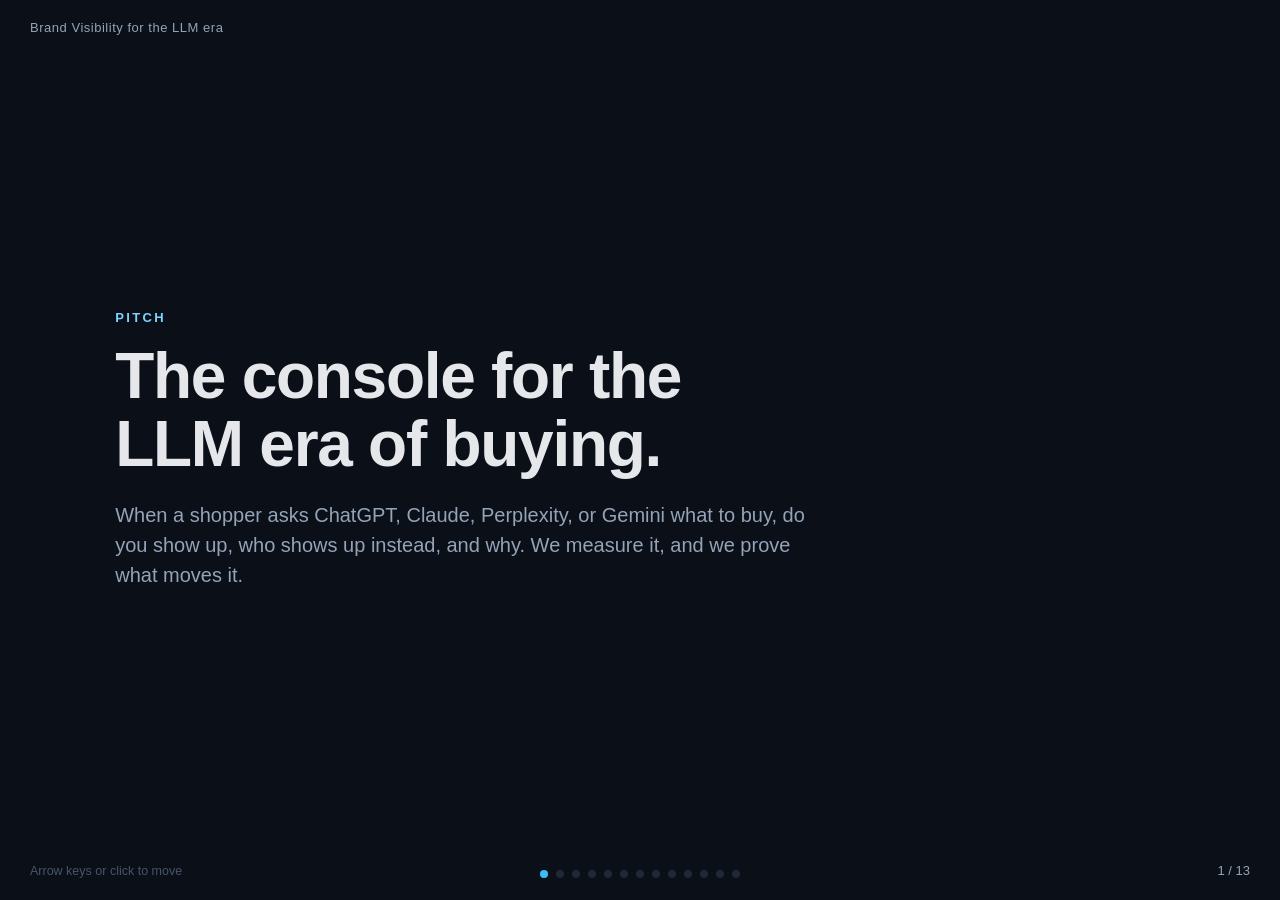
<file: pitch/index_sharpened.html>
<!DOCTYPE html>
<html lang="en">
<head>
<meta charset="UTF-8">
<meta name="viewport" content="width=device-width, initial-scale=1.0">
<title>Pitch</title>
<style>
  :root{
    --bg:#0b0f17; --panel:#111827; --panel2:#0f172a;
    --ink:#e5e7eb; --muted:#94a3b8; --line:#1f2937;
    --teal:#7dd3fc; --teal2:#38bdf8; --gold:#fbbf24; --gold2:#fde68a;
  }
  *{box-sizing:border-box; margin:0; padding:0}
  html,body{height:100%}
  body{
    background:var(--bg); color:var(--ink); overflow:hidden;
    font-family:Inter,"Segoe UI",Helvetica,Arial,sans-serif;
    -webkit-font-smoothing:antialiased;
  }
  .deck{position:relative; height:100vh; width:100vw}
  .slide{
    position:absolute; inset:0; display:none;
    flex-direction:column; justify-content:center;
    padding:7vh 9vw; opacity:0; transition:opacity .35s ease;
  }
  .slide.active{display:flex; opacity:1}
  .kicker{
    font-size:13px; letter-spacing:.18em; text-transform:uppercase;
    color:var(--teal); font-weight:700; margin-bottom:18px;
  }
  .kicker.gold{color:var(--gold)}
  h1{font-size:64px; line-height:1.05; font-weight:800; letter-spacing:-.02em}
  h2{font-size:40px; line-height:1.12; font-weight:800; letter-spacing:-.01em; max-width:18ch}
  .lead{font-size:20px; color:var(--muted); margin-top:22px; max-width:62ch; line-height:1.5}
  .big-sub{font-size:24px; color:var(--ink); margin-top:24px; max-width:60ch; line-height:1.45}
  .accent{color:var(--gold2)}
  .teal{color:var(--teal)}
  .cards{display:flex; gap:18px; margin-top:34px; flex-wrap:wrap}
  .card{
    background:var(--panel); border:1px solid var(--line); border-radius:14px;
    padding:20px 22px; min-width:210px; flex:1; max-width:300px;
  }
  .card.gold{background:#1c1605; border-color:var(--gold)}
  .card h3{font-size:14px; letter-spacing:.04em; text-transform:uppercase; color:var(--teal); margin-bottom:10px}
  .card.gold h3{color:var(--gold)}
  .card p{font-size:15px; color:var(--muted); line-height:1.45}
  .stats{display:flex; gap:40px; margin-top:36px; flex-wrap:wrap}
  .stat .v{font-size:46px; font-weight:800; letter-spacing:-.02em}
  .stat .v.tealv{color:var(--teal)}
  .stat .l{font-size:14px; color:var(--muted); margin-top:6px; max-width:22ch}
  .row{display:flex; gap:14px; margin-top:30px; flex-wrap:wrap}
  .pill{
    border:1px solid var(--line); border-radius:999px; padding:9px 16px;
    font-size:14px; color:var(--ink); background:var(--panel2);
  }
  .flow{display:flex; align-items:stretch; gap:0; margin-top:34px; flex-wrap:wrap}
  .step{
    background:var(--panel); border:1px solid var(--line); border-radius:12px;
    padding:16px 16px; width:185px; position:relative;
  }
  .step.gold{background:#1c1605; border-color:var(--gold)}
  .step .n{font-size:12px; font-weight:700; letter-spacing:.08em; color:var(--teal)}
  .step.gold .n{color:var(--gold)}
  .step .t{font-size:16px; font-weight:700; margin:6px 0 8px}
  .step p{font-size:12.5px; color:var(--muted); line-height:1.4}
  .arrow{display:flex; align-items:center; color:var(--muted); font-size:22px; padding:0 8px}
  .two{display:grid; grid-template-columns:1fr 1fr; gap:24px; margin-top:30px; max-width:1000px}
  .col h3{font-size:15px; letter-spacing:.04em; text-transform:uppercase; margin-bottom:12px}
  .col.them h3{color:var(--muted)}
  .col.us h3{color:var(--gold)}
  .col ul{list-style:none}
  .col li{font-size:16.5px; color:var(--ink); padding:8px 0 8px 22px; position:relative; line-height:1.4}
  .col li::before{content:""; position:absolute; left:0; top:15px; width:8px; height:8px; border-radius:50%}
  .col.them li::before{background:var(--muted)}
  .col.us li::before{background:var(--gold)}
  .col.them li{color:var(--muted)}
  .note{margin-top:26px; font-size:15px; color:var(--muted); max-width:60ch; line-height:1.5}
  .badge{display:inline-block; font-size:12.5px; color:var(--gold); border:1px solid var(--gold); border-radius:999px; padding:3px 11px; margin-bottom:18px; letter-spacing:.04em}
  .badge.live{color:var(--teal); border-color:var(--teal2)}
  /* chrome */
  .progress{position:fixed; top:0; left:0; height:3px; background:linear-gradient(90deg,var(--teal2),var(--gold)); transition:width .35s ease; z-index:10}
  .counter{position:fixed; bottom:22px; right:30px; font-size:13px; color:var(--muted); z-index:10}
  .dots{position:fixed; bottom:22px; left:50%; transform:translateX(-50%); display:flex; gap:8px; z-index:10}
  .dot{width:8px; height:8px; border-radius:50%; background:var(--line); cursor:pointer; transition:background .2s}
  .dot.active{background:var(--teal2)}
  .hint{position:fixed; bottom:22px; left:30px; font-size:12.5px; color:#475569; z-index:10}
  .footer-brand{position:fixed; top:20px; left:30px; font-size:13px; color:var(--muted); letter-spacing:.04em; z-index:10}
</style>
</head>
<body>
<div class="progress" id="progress"></div>
<div class="footer-brand">Brand Visibility for the LLM era</div>

<div class="deck" id="deck">

  <!-- 1 -->
  <section class="slide active">
    <div class="kicker">Pitch</div>
    <h1>The console for the<br>LLM era of buying.</h1>
    <p class="lead">When a shopper asks ChatGPT, Claude, Perplexity, or Gemini what to buy, do you show up, who shows up instead, and why. We measure it, and we prove what moves it.</p>
  </section>

  <!-- 1b: input / output up front -->
  <section class="slide">
    <div class="kicker">What goes in, what comes out</div>
    <h2>Input and output, in plain terms.</h2>
    <div class="two">
      <div class="col them">
        <h3>Input</h3>
        <ul>
          <li>Brand, category, and the competitor set</li>
          <li>First-party voice of customer: reviews, support tickets, on-site search logs</li>
          <li>This becomes an individualised, frozen panel of real buyer questions</li>
        </ul>
      </div>
      <div class="col us">
        <h3>Output</h3>
        <ul>
          <li>Where you stand: mention rate, position, share of voice, by engine</li>
          <li>Who wins each buyer question, and on which model</li>
          <li>The why: the exact sources the AI cited, and where you are absent</li>
          <li>A target list of where to go earn presence, and later, proof a change moved it</li>
        </ul>
      </div>
    </div>
  </section>

  <!-- 1c: the whole loop -->
  <section class="slide">
    <div class="kicker">The whole loop</div>
    <h2 style="margin-bottom:6px">How it fits together.</h2>
    <div style="width:100%; max-width:1040px; margin-top:8px">
      <svg xmlns="http://www.w3.org/2000/svg" viewBox="0 64 1120 384" style="width:100%; height:auto" font-family="Inter, Segoe UI, Helvetica, Arial, sans-serif">
        <defs>
          <marker id="arr" markerWidth="9" markerHeight="9" refX="6" refY="3" orient="auto" markerUnits="strokeWidth"><path d="M0,0 L6,3 L0,6 Z" fill="#7dd3fc"/></marker>
          <marker id="arrG" markerWidth="9" markerHeight="9" refX="6" refY="3" orient="auto" markerUnits="strokeWidth"><path d="M0,0 L6,3 L0,6 Z" fill="#fbbf24"/></marker>
        </defs>
        <path d="M990,140 C990,86 345,86 345,140" fill="none" stroke="#fbbf24" stroke-width="2" marker-end="url(#arrG)"/>
        <text x="667" y="80" fill="#fbbf24" font-size="12.5" font-weight="600" text-anchor="middle">causal proof loop  ·  re-measure the same frozen panel</text>

        <rect x="40" y="140" width="180" height="175" rx="12" fill="#111827" stroke="#38bdf8" stroke-width="1.4"/>
        <text x="54" y="168" fill="#7dd3fc" font-size="14" font-weight="700">1 · INGEST</text>
        <text x="54" y="192" fill="#cbd5e1" font-size="11.5"><tspan x="54" dy="0">Brand + competitors</tspan><tspan x="54" dy="15">+ first-party VoC</tspan><tspan x="54" dy="15">(reviews, tickets,</tspan><tspan x="54" dy="15">search logs)</tspan><tspan x="54" dy="15">to an individualised,</tspan><tspan x="54" dy="15">frozen query panel</tspan></text>

        <rect x="255" y="140" width="180" height="175" rx="12" fill="#111827" stroke="#38bdf8" stroke-width="1.4"/>
        <text x="269" y="168" fill="#7dd3fc" font-size="14" font-weight="700">2 · MEASURE</text>
        <text x="269" y="192" fill="#cbd5e1" font-size="11.5"><tspan x="269" dy="0">Real engines,</tspan><tspan x="269" dy="15">retrieval ON</tspan><tspan x="269" dy="15">(Perplexity etc.)</tspan><tspan x="269" dy="15">to rate, position,</tspan><tspan x="269" dy="15">SoV, sentiment,</tspan><tspan x="269" dy="15">+ cited sources</tspan></text>

        <rect x="470" y="140" width="180" height="175" rx="12" fill="#1c1605" stroke="#fbbf24" stroke-width="1.8"/>
        <text x="484" y="168" fill="#fbbf24" font-size="14" font-weight="700">3 · DIAGNOSE</text>
        <text x="484" y="192" fill="#fde68a" font-size="11.5"><tspan x="484" dy="0">Off-site citation</tspan><tspan x="484" dy="15">provenance:</tspan><tspan x="484" dy="15">which sources the</tspan><tspan x="484" dy="15">AI cited, and</tspan><tspan x="484" dy="15">where you're</tspan><tspan x="484" dy="15">absent (the "why")</tspan></text>

        <rect x="685" y="140" width="180" height="175" rx="12" fill="#111827" stroke="#38bdf8" stroke-width="1.4"/>
        <text x="699" y="168" fill="#7dd3fc" font-size="14" font-weight="700">4 · ACT</text>
        <text x="699" y="192" fill="#cbd5e1" font-size="11.5"><tspan x="699" dy="0">Targeted change</tspan><tspan x="699" dy="15">+ off-site source</tspan><tspan x="699" dy="15">target list</tspan><tspan x="699" dy="15">(a consequence of</tspan><tspan x="699" dy="15">the why, not</tspan><tspan x="699" dy="15">generic content)</tspan></text>

        <rect x="900" y="140" width="180" height="175" rx="12" fill="#1c1605" stroke="#fbbf24" stroke-width="1.8"/>
        <text x="914" y="168" fill="#fbbf24" font-size="14" font-weight="700">5 · PROVE</text>
        <text x="914" y="192" fill="#fde68a" font-size="11.5"><tspan x="914" dy="0">Causal lift:</tspan><tspan x="914" dy="15">hold frozen panel,</tspan><tspan x="914" dy="15">re-measure,</tspan><tspan x="914" dy="15">attribute the</tspan><tspan x="914" dy="15">delta to the</tspan><tspan x="914" dy="15">change</tspan></text>

        <line x1="221" y1="228" x2="253" y2="228" stroke="#7dd3fc" stroke-width="2" marker-end="url(#arr)"/>
        <line x1="436" y1="228" x2="468" y2="228" stroke="#7dd3fc" stroke-width="2" marker-end="url(#arr)"/>
        <line x1="651" y1="228" x2="683" y2="228" stroke="#7dd3fc" stroke-width="2" marker-end="url(#arr)"/>
        <line x1="866" y1="228" x2="898" y2="228" stroke="#7dd3fc" stroke-width="2" marker-end="url(#arr)"/>

        <rect x="40" y="360" width="1040" height="66" rx="12" fill="#0f172a" stroke="#475569" stroke-width="1.4" stroke-dasharray="6 4"/>
        <text x="60" y="389" fill="#e2e8f0" font-size="14" font-weight="700">ASK</text>
        <text x="60" y="409" fill="#94a3b8" font-size="12.5">Agent / search bar grounded in the brand's own measurement data, used throughout the loop.</text>
        <line x1="130" y1="315" x2="130" y2="360" stroke="#475569" stroke-width="1.2" stroke-dasharray="4 4"/>
        <line x1="345" y1="315" x2="345" y2="360" stroke="#475569" stroke-width="1.2" stroke-dasharray="4 4"/>
        <line x1="560" y1="315" x2="560" y2="360" stroke="#475569" stroke-width="1.2" stroke-dasharray="4 4"/>
        <line x1="775" y1="315" x2="775" y2="360" stroke="#475569" stroke-width="1.2" stroke-dasharray="4 4"/>
        <line x1="990" y1="315" x2="990" y2="360" stroke="#475569" stroke-width="1.2" stroke-dasharray="4 4"/>
      </svg>
    </div>
  </section>

  <!-- 2 -->
  <section class="slide">
    <div class="kicker">The shift</div>
    <h2>Buying decisions are moving inside the model.</h2>
    <p class="big-sub">A growing share of "what should I buy" now starts with an AI assistant, not a search box. There is a Search Console for Google. There is <span class="accent">no console for the answer engines</span>.</p>
    <div class="row">
      <span class="pill">ChatGPT</span>
      <span class="pill">Claude</span>
      <span class="pill">Perplexity</span>
      <span class="pill">Gemini</span>
      <span class="pill">Google AI Overviews</span>
    </div>
  </section>

  <!-- 3 -->
  <section class="slide">
    <div class="kicker">The problem</div>
    <h2>Brands are flying blind in the place buyers now ask.</h2>
    <div class="cards">
      <div class="card"><h3>Do I show up</h3><p>No reliable read on whether the AI recommends you for real buyer questions.</p></div>
      <div class="card"><h3>Who shows up instead</h3><p>No view of which competitors win the answer, on which question, on which engine.</p></div>
      <div class="card gold"><h3>And why</h3><p>The hardest one. Nobody tells you the actual reason the AI picks them and skips you.</p></div>
    </div>
  </section>

  <!-- 4 -->
  <section class="slide">
    <span class="badge live">Running today, v0</span>
    <h2>We already have a working measurement engine.</h2>
    <p class="big-sub">A real pipeline: generate buyer queries, probe the models, parse every answer, normalize the brands, and report. Run on real categories, with real numbers.</p>
    <div class="stats">
      <div class="stat"><div class="v tealv">90%</div><div class="l">Allbirds in sustainable footwear, avg position 1.74</div></div>
      <div class="stat"><div class="v tealv">~95%</div><div class="l">Hoka for "shoes for ankle pain"</div></div>
      <div class="stat"><div class="v tealv">62.5%</div><div class="l">On in "Swiss brands" once entities were resolved</div></div>
    </div>
    <p class="note">The On result only appeared after we fixed an <span class="accent">entity-resolution</span> bug: the model splits one brand across many names. That is also how the AI itself gets confused. Measuring it correctly is already hard, and we do it.</p>
  </section>

  <!-- 5 -->
  <section class="slide">
    <div class="kicker gold">Why this vs that</div>
    <h2>The market is a variable. Execution is the constant.</h2>
    <p class="big-sub">We are not betting the company on one fixed market staying still. Engines, surfaces, and buyers will shift. What compounds is <span class="accent">depth of execution in one category</span>: a denser, truer dataset than a horizontal tool can clone with a feature.</p>
    <p class="note">So we go deep in one consumer category first, and let the measurement quality become the moat.</p>
  </section>

  <!-- 6 -->
  <section class="slide">
    <div class="kicker">The foundation: the measurement layer</div>
    <h2>Not a vibe check. A benchmark.</h2>
    <div class="cards">
      <div class="card"><h3>Individualised input</h3><p>Buyer prompts seeded from the brand's own voice of customer: reviews, tickets, search logs. Not 20 generic guesses.</p></div>
      <div class="card"><h3>Frozen panels</h3><p>Prompt sets locked into versions, so trends are real and a result can be reproduced and compared over time.</p></div>
      <div class="card"><h3>Real engines, retrieval on</h3><p>Probe the surfaces the way buyers actually hit them, and capture the sources the answer cited.</p></div>
    </div>
    <p class="note">Generic everywhere is a commodity. Deep and grounded in one vertical is defensible.</p>
  </section>

  <!-- 7 -->
  <section class="slide">
    <span class="badge">The differentiator</span>
    <h2>The "why" is off-site citation provenance.</h2>
    <p class="big-sub">A leaderboard says "you are at 0%." That is not actionable. We capture the exact sources the engine cited, and show the gap:</p>
    <div class="card gold" style="max-width:760px; margin-top:26px">
      <p style="font-size:18px; color:var(--gold2); line-height:1.5">"Perplexity recommends the competitor for this query. It cited RunRepeat, Reddit, and Wirecutter. You appear in none of them. Here is the list of sources to go earn."</p>
    </div>
    <p class="note">That turns a number into a diagnosis, and hands the team the precise places the AI actually trusts. It is valuable on day one, with no dependency on shipping a change fast.</p>
  </section>

  <!-- 8 -->
  <section class="slide">
    <div class="kicker gold">The moat</div>
    <h2>Measurement and action are commoditizing. Proof is open.</h2>
    <p class="big-sub">Anyone can show a dashboard. Anyone can generate content. Almost nobody can <span class="accent">prove a change caused a measurable lift</span> in AI recommendations.</p>
    <div class="flow">
      <div class="step gold"><div class="n">CAUSAL LOOP</div><div class="t">Baseline</div><p>Measure on a frozen panel.</p></div>
      <div class="arrow">&rarr;</div>
      <div class="step"><div class="n">STEP 2</div><div class="t">Change</div><p>Make one targeted, off-site move.</p></div>
      <div class="arrow">&rarr;</div>
      <div class="step"><div class="n">STEP 3</div><div class="t">Re-measure</div><p>Same panel, same engines.</p></div>
      <div class="arrow">&rarr;</div>
      <div class="step gold"><div class="n">RESULT</div><div class="t">Attribute lift</div><p>Prove what moved the answer.</p></div>
    </div>
  </section>

  <!-- 9 -->
  <section class="slide">
    <div class="kicker">The landscape</div>
    <h2>Where we sit.</h2>
    <div class="two">
      <div class="col them">
        <h3>What exists</h3>
        <ul>
          <li>Profound measures visibility across engines</li>
          <li>AirOps produces and ships content at scale</li>
          <li>Both largely assume the AI learns from your own site</li>
        </ul>
      </div>
      <div class="col us">
        <h3>What we own</h3>
        <ul>
          <li>The off-site "why": which sources the AI actually trusts</li>
          <li>Causal proof that a change moved the recommendation</li>
          <li>Depth in one consumer category, not thin coverage everywhere</li>
        </ul>
      </div>
    </div>
  </section>

  <!-- 10 -->
  <section class="slide">
    <div class="kicker">Trajectory</div>
    <h2>From engine to console.</h2>
    <div class="flow">
      <div class="step"><div class="n">NOW</div><div class="t">v0 engine</div><p>Probe, parse, normalize, report on real categories.</p></div>
      <div class="arrow">&rarr;</div>
      <div class="step gold"><div class="n">IN PROGRESS</div><div class="t">Provenance</div><p>Perplexity probe, citations captured, the off-site why.</p></div>
      <div class="arrow">&rarr;</div>
      <div class="step"><div class="n">NEXT</div><div class="t">Frozen panels</div><p>Versioned, first-party-seeded query sets.</p></div>
      <div class="arrow">&rarr;</div>
      <div class="step gold"><div class="n">THEN</div><div class="t">Causal loop</div><p>Prove lift. Closed beta, August 2026.</p></div>
    </div>
  </section>

  <!-- 11 -->
  <section class="slide">
    <div class="kicker gold">Close</div>
    <h1>We measure where you<br>lose, and prove what<br>moves it.</h1>
    <p class="lead">The console for the LLM era. Deep in one category, built on the one thing competitors cannot clone with a feature: proof.</p>
  </section>

</div>

<div class="counter" id="counter"></div>
<div class="dots" id="dots"></div>
<div class="hint">Arrow keys or click to move</div>

<script>
  const slides = Array.from(document.querySelectorAll('.slide'));
  const dotsWrap = document.getElementById('dots');
  const progress = document.getElementById('progress');
  const counter = document.getElementById('counter');
  let i = 0;

  slides.forEach((_, idx) => {
    const d = document.createElement('div');
    d.className = 'dot' + (idx === 0 ? ' active' : '');
    d.onclick = () => go(idx);
    dotsWrap.appendChild(d);
  });
  const dots = Array.from(document.querySelectorAll('.dot'));

  function go(n){
    i = Math.max(0, Math.min(slides.length - 1, n));
    slides.forEach((s, idx) => s.classList.toggle('active', idx === i));
    dots.forEach((d, idx) => d.classList.toggle('active', idx === i));
    progress.style.width = ((i) / (slides.length - 1) * 100) + '%';
    counter.textContent = (i + 1) + ' / ' + slides.length;
  }

  document.addEventListener('keydown', (e) => {
    if (e.key === 'ArrowRight' || e.key === ' ' || e.key === 'PageDown'){ e.preventDefault(); go(i + 1); }
    if (e.key === 'ArrowLeft' || e.key === 'PageUp'){ e.preventDefault(); go(i - 1); }
    if (e.key === 'Home') go(0);
    if (e.key === 'End') go(slides.length - 1);
  });
  document.getElementById('deck').addEventListener('click', (e) => {
    const x = e.clientX / window.innerWidth;
    go(x < 0.32 ? i - 1 : i + 1);
  });

  go(0);
</script>
</body>
</html>
</file>
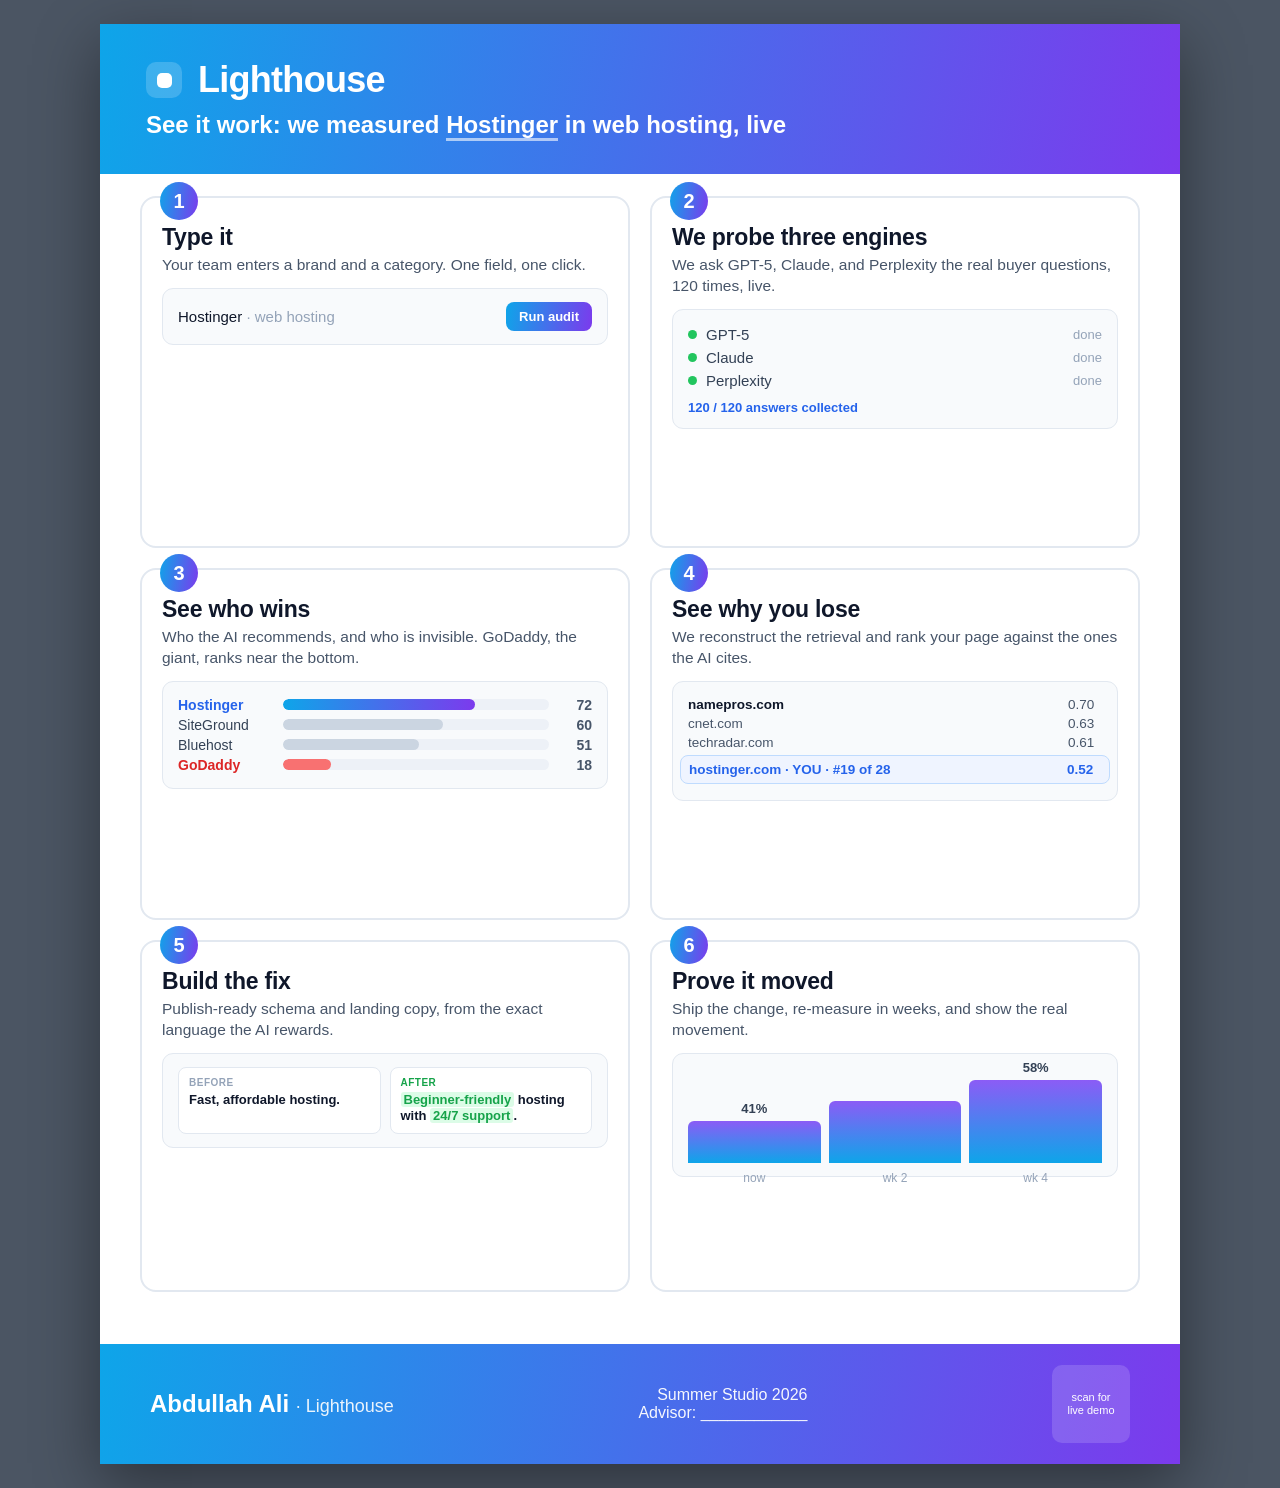
<file: poster/demo.html>
<!DOCTYPE html>
<html lang="en">
<head>
<meta charset="UTF-8" />
<title>Lighthouse Demo Poster (36 x 48)</title>
<style>
  /* Poster 2 of 2: the demo walkthrough. Portrait 36 x 48 in (3:4), 1080 x 1440 px.
     A real example (Hostinger) walked through the product, step by step. */
  *{margin:0;padding:0;box-sizing:border-box}
  body{background:#4b5563;display:flex;justify-content:center;padding:24px;
    font-family:Arial,Helvetica,"Roboto",sans-serif;color:#0F172A}
  .poster{width:1080px;height:1440px;background:#fff;position:relative;overflow:hidden;box-shadow:0 20px 60px rgba(0,0,0,.4)}
  .grad{background:linear-gradient(100deg,#0EA5E9,#7C3AED)}
  .accent{color:#2563EB}
  /* header */
  .head{height:150px;padding:0 46px;display:flex;flex-direction:column;justify-content:center;color:#fff}
  .head .row{display:flex;align-items:center;gap:16px}
  .mark{width:36px;height:36px;border-radius:10px;background:rgba(255,255,255,.18);display:flex;align-items:center;justify-content:center}
  .mark div{width:15px;height:15px;border-radius:5px;background:#fff}
  .head .n{font-size:36px;font-weight:800;letter-spacing:-.02em}
  .head .t{font-size:24px;font-weight:700;margin-top:10px}
  .head .t b{border-bottom:3px solid rgba(255,255,255,.6)}
  /* steps grid */
  .steps{padding:22px 40px;display:grid;grid-template-columns:1fr 1fr;gap:20px}
  .step{border:2px solid #E2E8F0;border-radius:16px;padding:18px 20px;height:352px;position:relative}
  .num{position:absolute;top:-16px;left:18px;width:38px;height:38px;border-radius:50%;
    background:linear-gradient(100deg,#0EA5E9,#7C3AED);color:#fff;font-weight:800;font-size:20px;
    display:flex;align-items:center;justify-content:center}
  .step h3{font-size:23px;font-weight:800;letter-spacing:-.01em;margin:8px 0 4px}
  .step p{font-size:15.5px;color:#475569;line-height:1.35;margin-bottom:12px}
  .mock{background:#F8FAFC;border:1px solid #E2E8F0;border-radius:11px;padding:13px 15px}
  /* mock: search */
  .sbar{display:flex;align-items:center;gap:9px}
  .sf{flex:1;font-size:15px;color:#0F172A}.sf .c{color:#94A3B8}
  .run{font-size:13px;font-weight:700;color:#fff;background:linear-gradient(100deg,#0EA5E9,#7C3AED);border-radius:8px;padding:7px 13px}
  /* mock: engines */
  .eng{display:flex;align-items:center;gap:9px;font-size:15px;color:#334155;padding:3px 0}
  .eng .d{width:9px;height:9px;border-radius:50%;background:#22C55E}
  .eng .r{margin-left:auto;font-size:13px;color:#94A3B8}
  .prog{margin-top:8px;font-size:13px;color:#2563EB;font-weight:700}
  /* mock: bars */
  .b{display:flex;align-items:center;gap:9px;font-size:14px;padding:2px 0}
  .b .nm{width:96px;color:#334155}.b.you .nm{color:#2563EB;font-weight:800}.b.bad .nm{color:#DC2626;font-weight:800}
  .b .tr{flex:1;height:11px;background:#EDF1F7;border-radius:99px;overflow:hidden}
  .b .tr>span{display:block;height:100%;border-radius:99px;background:#CBD5E1}
  .b.you .tr>span{background:linear-gradient(90deg,#0EA5E9,#7C3AED)}.b.bad .tr>span{background:#F87171}
  .b .pc{width:34px;text-align:right;color:#475569;font-weight:700}
  /* mock: retrieval */
  .rr{display:grid;grid-template-columns:1fr 34px;gap:8px;font-size:13.5px;padding:2px 0;color:#475569;align-items:center}
  .rr.you{background:#EFF4FF;border:1px solid #BFDBFE;border-radius:8px;padding:6px 8px;margin:3px -8px;color:#2563EB;font-weight:800}
  .rr b{color:#0F172A}
  /* mock: before/after */
  .ba{display:grid;grid-template-columns:1fr 1fr;gap:9px}
  .card2{border:1px solid #E2E8F0;border-radius:8px;padding:9px 10px;background:#fff}
  .card2 .l{font-size:10px;text-transform:uppercase;letter-spacing:.05em;font-weight:800;margin-bottom:4px}
  .card2.b4 .l{color:#94A3B8}.card2.af .l{color:#16A34A}
  .card2 h5{font-size:13px;font-weight:800;line-height:1.25}
  .hl{background:#DCFCE7;color:#16A34A;border-radius:3px;padding:0 3px}
  /* mock: trend */
  .trend{display:flex;align-items:flex-end;gap:8px;height:96px}
  .trend .col{flex:1;background:linear-gradient(180deg,#8B5CF6,#0EA5E9);border-radius:6px 6px 0 0;position:relative}
  .trend .col span{position:absolute;top:-20px;left:0;right:0;text-align:center;font-size:13px;font-weight:800;color:#334155}
  .trend .col small{position:absolute;bottom:-22px;left:0;right:0;text-align:center;font-size:12px;color:#94A3B8}
  /* footer */
  .foot{position:absolute;bottom:0;left:0;right:0;height:120px;padding:0 50px;color:#fff;display:flex;align-items:center;justify-content:space-between}
  .foot .who{font-size:24px;font-weight:800}.foot .who span{font-weight:500;opacity:.9;font-size:18px}
  .foot .meta{font-size:16px;text-align:right;opacity:.95}
  .qr{width:78px;height:78px;border-radius:10px;background:rgba(255,255,255,.15);display:flex;align-items:center;justify-content:center;font-size:11px;text-align:center;line-height:1.2}
</style>
</head>
<body>
<div class="poster">
  <div class="head grad">
    <div class="row"><div class="mark"><div></div></div><div class="n">Lighthouse</div></div>
    <div class="t">See it work: we measured <b>Hostinger</b> in web hosting, live</div>
  </div>

  <div class="steps">
    <!-- 1 -->
    <div class="step"><div class="num">1</div>
      <h3>Type it</h3><p>Your team enters a brand and a category. One field, one click.</p>
      <div class="mock"><div class="sbar"><div class="sf">Hostinger <span class="c">&middot; web hosting</span></div><div class="run">Run audit</div></div></div>
    </div>
    <!-- 2 -->
    <div class="step"><div class="num">2</div>
      <h3>We probe three engines</h3><p>We ask GPT-5, Claude, and Perplexity the real buyer questions, 120 times, live.</p>
      <div class="mock">
        <div class="eng"><span class="d"></span>GPT-5<span class="r">done</span></div>
        <div class="eng"><span class="d"></span>Claude<span class="r">done</span></div>
        <div class="eng"><span class="d"></span>Perplexity<span class="r">done</span></div>
        <div class="prog">120 / 120 answers collected</div>
      </div>
    </div>
    <!-- 3 -->
    <div class="step"><div class="num">3</div>
      <h3>See who wins</h3><p>Who the AI recommends, and who is invisible. GoDaddy, the giant, ranks near the bottom.</p>
      <div class="mock">
        <div class="b you"><span class="nm">Hostinger</span><span class="tr"><span style="width:72%"></span></span><span class="pc">72</span></div>
        <div class="b"><span class="nm">SiteGround</span><span class="tr"><span style="width:60%"></span></span><span class="pc">60</span></div>
        <div class="b"><span class="nm">Bluehost</span><span class="tr"><span style="width:51%"></span></span><span class="pc">51</span></div>
        <div class="b bad"><span class="nm">GoDaddy</span><span class="tr"><span style="width:18%"></span></span><span class="pc">18</span></div>
      </div>
    </div>
    <!-- 4 -->
    <div class="step"><div class="num">4</div>
      <h3>See why you lose</h3><p>We reconstruct the retrieval and rank your page against the ones the AI cites.</p>
      <div class="mock">
        <div class="rr"><span><b>namepros.com</b></span><span>0.70</span></div>
        <div class="rr"><span>cnet.com</span><span>0.63</span></div>
        <div class="rr"><span>techradar.com</span><span>0.61</span></div>
        <div class="rr you"><span>hostinger.com &middot; YOU &middot; #19 of 28</span><span>0.52</span></div>
      </div>
    </div>
    <!-- 5 -->
    <div class="step"><div class="num">5</div>
      <h3>Build the fix</h3><p>Publish-ready schema and landing copy, from the exact language the AI rewards.</p>
      <div class="mock ba">
        <div class="card2 b4"><div class="l">Before</div><h5>Fast, affordable hosting.</h5></div>
        <div class="card2 af"><div class="l">After</div><h5><span class="hl">Beginner-friendly</span> hosting with <span class="hl">24/7 support</span>.</h5></div>
      </div>
    </div>
    <!-- 6 -->
    <div class="step"><div class="num">6</div>
      <h3>Prove it moved</h3><p>Ship the change, re-measure in weeks, and show the real movement.</p>
      <div class="mock"><div class="trend">
        <div class="col" style="height:44%"><span>41%</span><small>now</small></div>
        <div class="col" style="height:64%"><span>&nbsp;</span><small>wk 2</small></div>
        <div class="col" style="height:86%"><span>58%</span><small>wk 4</small></div>
      </div></div>
    </div>
  </div>

  <div class="foot grad">
    <div class="who">Abdullah Ali <span>&middot; Lighthouse</span></div>
    <div class="meta">Summer Studio 2026<br>Advisor: ____________</div>
    <div class="qr">scan for<br>live demo</div>
  </div>
</div>
</body>
</html>
</file>
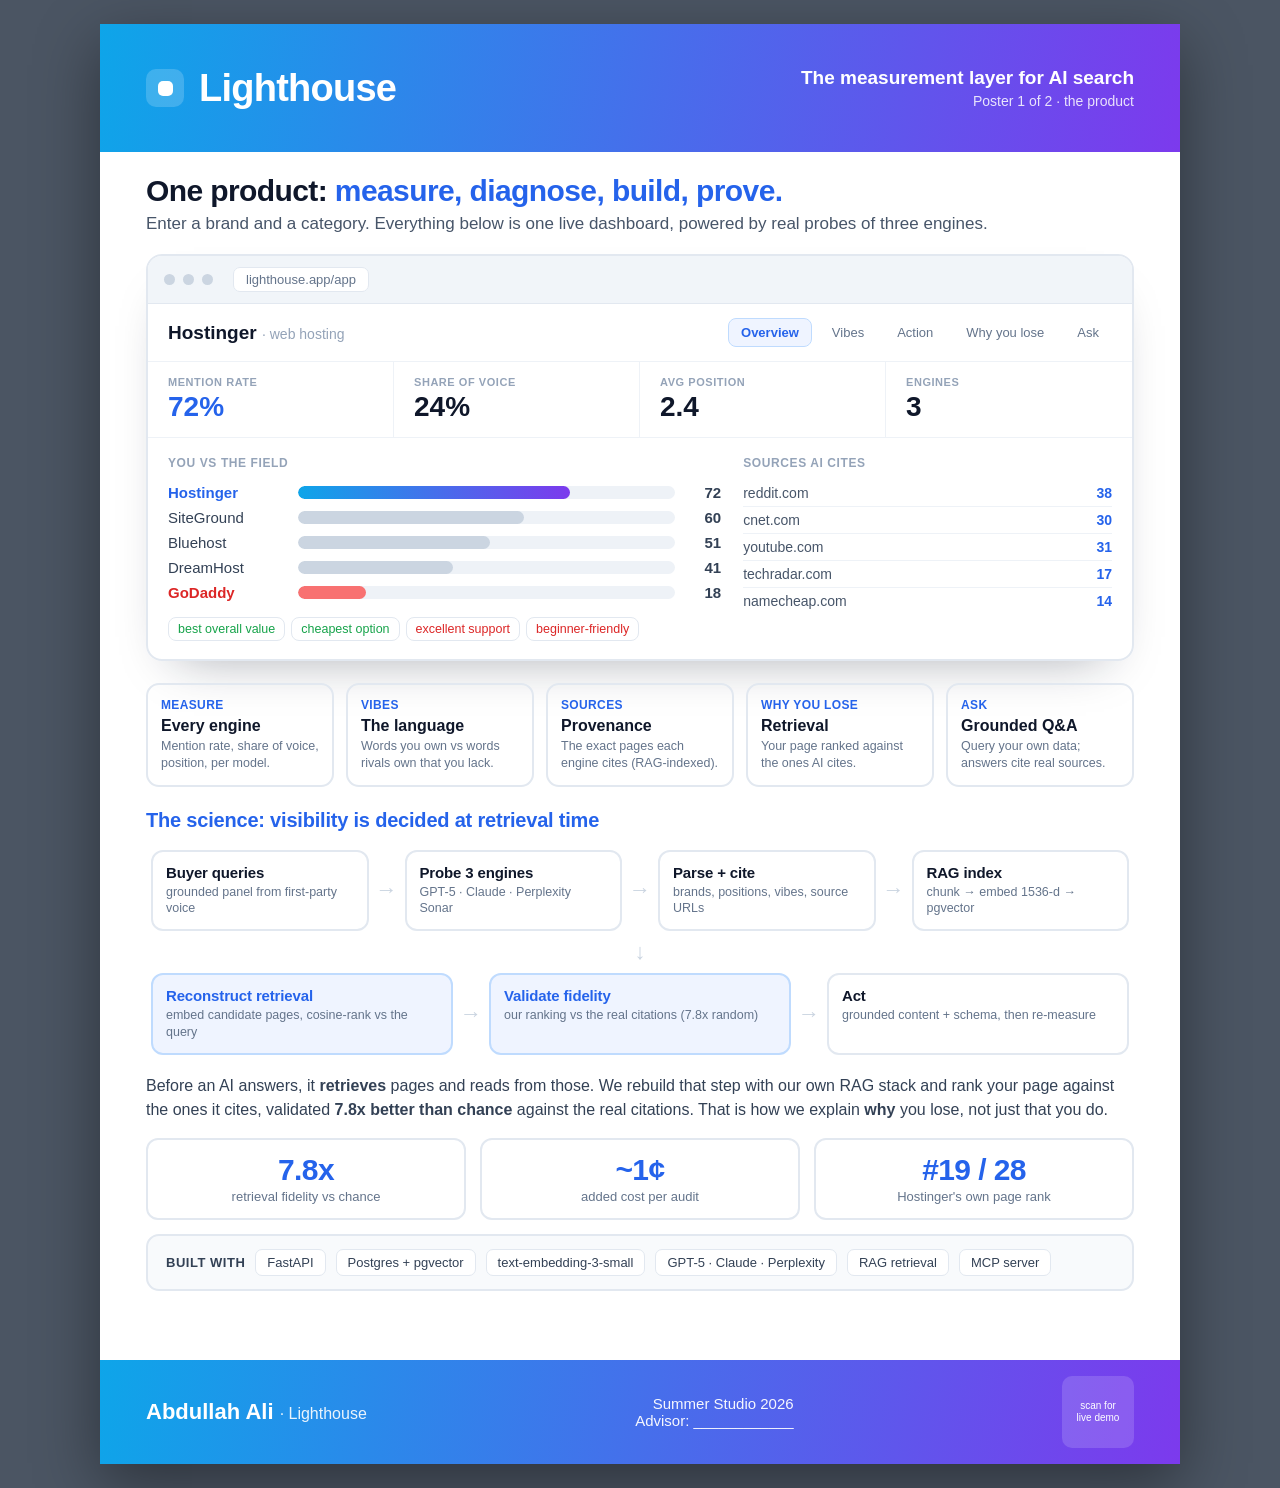
<file: poster/site-1.html>
<!DOCTYPE html>
<html lang="en">
<head>
<meta charset="UTF-8" />
<title>Lighthouse · Product Poster 1 of 2 (36 x 48)</title>
<style>
  /* DESIGN 2, POSTER 1 of 2: the website as a whole. White, technical. 36x48 (1080x1440). */
  *{margin:0;padding:0;box-sizing:border-box}
  body{background:#4b5563;display:flex;justify-content:center;padding:24px;font-family:Arial,Helvetica,"Roboto",sans-serif;color:#0F172A}
  .poster{width:1080px;height:1440px;background:#fff;position:relative;overflow:hidden;box-shadow:0 20px 60px rgba(0,0,0,.4);display:flex;flex-direction:column}
  .grad{background:linear-gradient(100deg,#0EA5E9,#7C3AED)}
  .accent{color:#2563EB}
  .head{height:128px;padding:0 46px;display:flex;align-items:center;justify-content:space-between;color:#fff}
  .brand{display:flex;align-items:center;gap:15px}
  .mark{width:38px;height:38px;border-radius:10px;background:rgba(255,255,255,.18);display:flex;align-items:center;justify-content:center}
  .mark div{width:15px;height:15px;border-radius:5px;background:#fff}
  .brand .n{font-size:38px;font-weight:800;letter-spacing:-.02em}
  .head .r{text-align:right}.head .tag{font-size:19px;font-weight:600}.head .pg{font-size:14px;opacity:.85;margin-top:4px}
  .intro{padding:22px 46px 6px}
  .intro h1{font-size:30px;font-weight:800;letter-spacing:-.02em}
  .intro p{font-size:17px;color:#475569;margin-top:6px}
  /* browser mock */
  .browser{margin:14px 46px;border:2px solid #E2E8F0;border-radius:16px;overflow:hidden;box-shadow:0 24px 50px -30px rgba(15,23,42,.4)}
  .bchrome{display:flex;align-items:center;gap:8px;padding:11px 16px;background:#F1F5F9;border-bottom:1px solid #E2E8F0}
  .bchrome i{width:11px;height:11px;border-radius:50%;background:#CBD5E1}
  .bchrome .url{margin-left:12px;font-size:13px;color:#64748B;background:#fff;border:1px solid #E2E8F0;border-radius:7px;padding:4px 12px}
  .app{padding:0}
  .appnav{display:flex;align-items:center;justify-content:space-between;padding:14px 20px;border-bottom:1px solid #EEF2F7}
  .appnav .ttl{font-size:19px;font-weight:800}.appnav .ttl span{color:#94A3B8;font-weight:500;font-size:14px}
  .tabs{display:flex;gap:7px}
  .tab{font-size:13px;color:#64748B;padding:6px 12px;border-radius:8px;border:1px solid transparent}
  .tab.on{color:#2563EB;background:#EFF4FF;border-color:#BFDBFE;font-weight:700}
  .kpis{display:grid;grid-template-columns:repeat(4,1fr);border-bottom:1px solid #EEF2F7}
  .kpi{padding:14px 20px;border-right:1px solid #EEF2F7}.kpi:last-child{border:0}
  .kpi .l{font-size:11px;text-transform:uppercase;letter-spacing:.05em;color:#94A3B8;font-weight:700}
  .kpi .v{font-size:28px;font-weight:800;margin-top:3px}.kpi .v.c{color:#2563EB}
  .appbody{display:grid;grid-template-columns:1.35fr .9fr;gap:22px;padding:18px 20px}
  .appbody h4{font-size:12px;text-transform:uppercase;letter-spacing:.05em;color:#94A3B8;font-weight:800;margin-bottom:10px}
  .b{display:flex;align-items:center;gap:10px;font-size:15px;padding:4px 0}
  .b .nm{width:120px;color:#334155}.b.you .nm{color:#2563EB;font-weight:800}.b.bad .nm{color:#DC2626;font-weight:800}
  .b .tr{flex:1;height:13px;background:#EEF2F7;border-radius:99px;overflow:hidden}
  .b .tr>span{display:block;height:100%;border-radius:99px;background:#CBD5E1}
  .b.you .tr>span{background:linear-gradient(90deg,#0EA5E9,#7C3AED)}.b.bad .tr>span{background:#F87171}
  .b .pc{width:36px;text-align:right;font-weight:700;color:#334155}
  .src{display:flex;justify-content:space-between;font-size:14px;padding:5px 0;border-bottom:1px solid #EEF2F7;color:#475569}
  .src:last-child{border:0}.src b{color:#2563EB}
  .pills{display:flex;flex-wrap:wrap;gap:6px;margin-top:12px}
  .pill{font-size:12.5px;border:1px solid #E2E8F0;border-radius:8px;padding:4px 9px;color:#16A34A}
  .pill.lack{color:#DC2626}
  /* feature callouts */
  .feats{display:grid;grid-template-columns:repeat(5,1fr);gap:12px;padding:8px 46px}
  .feat{border:2px solid #E2E8F0;border-radius:13px;padding:13px 13px}
  .feat .k{font-size:12px;font-weight:800;color:#2563EB;letter-spacing:.03em}
  .feat h3{font-size:16px;font-weight:800;margin:5px 0 3px}
  .feat p{font-size:12.5px;color:#64748B;line-height:1.34}
  /* tech strip */
  .tech{margin:8px 46px 0;background:#F8FAFC;border:2px solid #E2E8F0;border-radius:13px;padding:13px 18px;display:flex;align-items:center;gap:10px;flex-wrap:wrap}
  .tech .lbl{font-size:13px;font-weight:800;color:#334155;text-transform:uppercase;letter-spacing:.04em}
  .chip{font-size:13px;color:#334155;background:#fff;border:1px solid #E2E8F0;border-radius:7px;padding:5px 11px}
  /* science section */
  .sci{padding:14px 46px 6px}
  .sci-h{font-size:20px;font-weight:800;letter-spacing:-.01em;color:#2563EB;margin-bottom:13px}
  .pipe{display:flex;flex-wrap:wrap;align-items:stretch}
  .stage{flex:1 1 0;min-width:150px;border:2px solid #E2E8F0;border-radius:12px;padding:12px 13px;margin:5px}
  .stage .t{font-size:15px;font-weight:800;letter-spacing:-.01em}
  .stage .d{font-size:12.5px;color:#64748B;margin-top:3px;line-height:1.34}
  .stage.k{border-color:#BFDBFE;background:#EFF4FF}.stage.k .t{color:#2563EB}
  .arrow{align-self:center;color:#CBD5E1;font-size:22px;font-weight:800;padding:0 2px}
  .pdown{text-align:center;color:#CBD5E1;font-size:22px;font-weight:800;margin:3px 0}
  .sci-note{font-size:16px;color:#334155;line-height:1.5;margin-top:14px}
  .sci-stats{display:grid;grid-template-columns:repeat(3,1fr);gap:14px;margin-top:16px}
  .sci-stats .st{border:2px solid #E2E8F0;border-radius:12px;padding:13px 16px;text-align:center}
  .sci-stats .st b{display:block;font-size:30px;font-weight:900;color:#2563EB;letter-spacing:-.02em}
  .sci-stats .st span{font-size:13px;color:#64748B}
  .foot{margin-top:auto;height:104px;padding:0 46px;color:#fff;display:flex;align-items:center;justify-content:space-between;flex:none}
  .foot .who{font-size:22px;font-weight:800}.foot .who span{font-weight:500;opacity:.9;font-size:16px}
  .foot .meta{font-size:15px;text-align:right;opacity:.95}
  .qr{width:72px;height:72px;border-radius:10px;background:rgba(255,255,255,.15);display:flex;align-items:center;justify-content:center;font-size:10px;text-align:center;line-height:1.2}
</style>
</head>
<body>
<div class="poster">
  <div class="head grad">
    <div class="brand"><div class="mark"><div></div></div><div class="n">Lighthouse</div></div>
    <div class="r"><div class="tag">The measurement layer for AI search</div><div class="pg">Poster 1 of 2 &middot; the product</div></div>
  </div>

  <div class="intro">
    <h1>One product: <span class="accent">measure, diagnose, build, prove.</span></h1>
    <p>Enter a brand and a category. Everything below is one live dashboard, powered by real probes of three engines.</p>
  </div>

  <!-- DASHBOARD MOCK -->
  <div class="browser">
    <div class="bchrome"><i></i><i></i><i></i><span class="url">lighthouse.app/app</span></div>
    <div class="app">
      <div class="appnav">
        <div class="ttl">Hostinger <span>&middot; web hosting</span></div>
        <div class="tabs"><span class="tab on">Overview</span><span class="tab">Vibes</span><span class="tab">Action</span><span class="tab">Why you lose</span><span class="tab">Ask</span></div>
      </div>
      <div class="kpis">
        <div class="kpi"><div class="l">Mention rate</div><div class="v c">72%</div></div>
        <div class="kpi"><div class="l">Share of voice</div><div class="v">24%</div></div>
        <div class="kpi"><div class="l">Avg position</div><div class="v">2.4</div></div>
        <div class="kpi"><div class="l">Engines</div><div class="v">3</div></div>
      </div>
      <div class="appbody">
        <div>
          <h4>You vs the field</h4>
          <div class="b you"><span class="nm">Hostinger</span><span class="tr"><span style="width:72%"></span></span><span class="pc">72</span></div>
          <div class="b"><span class="nm">SiteGround</span><span class="tr"><span style="width:60%"></span></span><span class="pc">60</span></div>
          <div class="b"><span class="nm">Bluehost</span><span class="tr"><span style="width:51%"></span></span><span class="pc">51</span></div>
          <div class="b"><span class="nm">DreamHost</span><span class="tr"><span style="width:41%"></span></span><span class="pc">41</span></div>
          <div class="b bad"><span class="nm">GoDaddy</span><span class="tr"><span style="width:18%"></span></span><span class="pc">18</span></div>
          <div class="pills">
            <span class="pill">best overall value</span><span class="pill">cheapest option</span>
            <span class="pill lack">excellent support</span><span class="pill lack">beginner-friendly</span>
          </div>
        </div>
        <div>
          <h4>Sources AI cites</h4>
          <div class="src"><span>reddit.com</span><b>38</b></div>
          <div class="src"><span>cnet.com</span><b>30</b></div>
          <div class="src"><span>youtube.com</span><b>31</b></div>
          <div class="src"><span>techradar.com</span><b>17</b></div>
          <div class="src"><span>namecheap.com</span><b>14</b></div>
        </div>
      </div>
    </div>
  </div>

  <!-- FEATURE CALLOUTS -->
  <div class="feats">
    <div class="feat"><div class="k">MEASURE</div><h3>Every engine</h3><p>Mention rate, share of voice, position, per model.</p></div>
    <div class="feat"><div class="k">VIBES</div><h3>The language</h3><p>Words you own vs words rivals own that you lack.</p></div>
    <div class="feat"><div class="k">SOURCES</div><h3>Provenance</h3><p>The exact pages each engine cites (RAG-indexed).</p></div>
    <div class="feat"><div class="k">WHY YOU LOSE</div><h3>Retrieval</h3><p>Your page ranked against the ones AI cites.</p></div>
    <div class="feat"><div class="k">ASK</div><h3>Grounded Q&amp;A</h3><p>Query your own data; answers cite real sources.</p></div>
  </div>

  <!-- SCIENCE -->
  <div class="sci">
    <div class="sci-h">The science: visibility is decided at retrieval time</div>
    <div class="pipe">
      <div class="stage"><div class="t">Buyer queries</div><div class="d">grounded panel from first-party voice</div></div>
      <div class="arrow">&rarr;</div>
      <div class="stage"><div class="t">Probe 3 engines</div><div class="d">GPT-5 &middot; Claude &middot; Perplexity Sonar</div></div>
      <div class="arrow">&rarr;</div>
      <div class="stage"><div class="t">Parse + cite</div><div class="d">brands, positions, vibes, source URLs</div></div>
      <div class="arrow">&rarr;</div>
      <div class="stage"><div class="t">RAG index</div><div class="d">chunk &rarr; embed 1536-d &rarr; pgvector</div></div>
    </div>
    <div class="pdown">&darr;</div>
    <div class="pipe">
      <div class="stage k"><div class="t">Reconstruct retrieval</div><div class="d">embed candidate pages, cosine-rank vs the query</div></div>
      <div class="arrow">&rarr;</div>
      <div class="stage k"><div class="t">Validate fidelity</div><div class="d">our ranking vs the real citations (7.8x random)</div></div>
      <div class="arrow">&rarr;</div>
      <div class="stage"><div class="t">Act</div><div class="d">grounded content + schema, then re-measure</div></div>
    </div>
    <div class="sci-note">Before an AI answers, it <b>retrieves</b> pages and reads from those. We rebuild that step with our own RAG stack and rank your page against the ones it cites, validated <b>7.8x better than chance</b> against the real citations. That is how we explain <b>why</b> you lose, not just that you do.</div>
    <div class="sci-stats">
      <div class="st"><b>7.8x</b><span>retrieval fidelity vs chance</span></div>
      <div class="st"><b>~1&cent;</b><span>added cost per audit</span></div>
      <div class="st"><b>#19 / 28</b><span>Hostinger's own page rank</span></div>
    </div>
  </div>

  <!-- TECH STRIP -->
  <div class="tech">
    <span class="lbl">Built with</span>
    <span class="chip">FastAPI</span><span class="chip">Postgres + pgvector</span><span class="chip">text-embedding-3-small</span>
    <span class="chip">GPT-5 &middot; Claude &middot; Perplexity</span><span class="chip">RAG retrieval</span><span class="chip">MCP server</span>
  </div>

  <div class="foot grad">
    <div class="who">Abdullah Ali <span>&middot; Lighthouse</span></div>
    <div class="meta">Summer Studio 2026<br>Advisor: ____________</div>
    <div class="qr">scan for<br>live demo</div>
  </div>
</div>
</body>
</html>
</file>
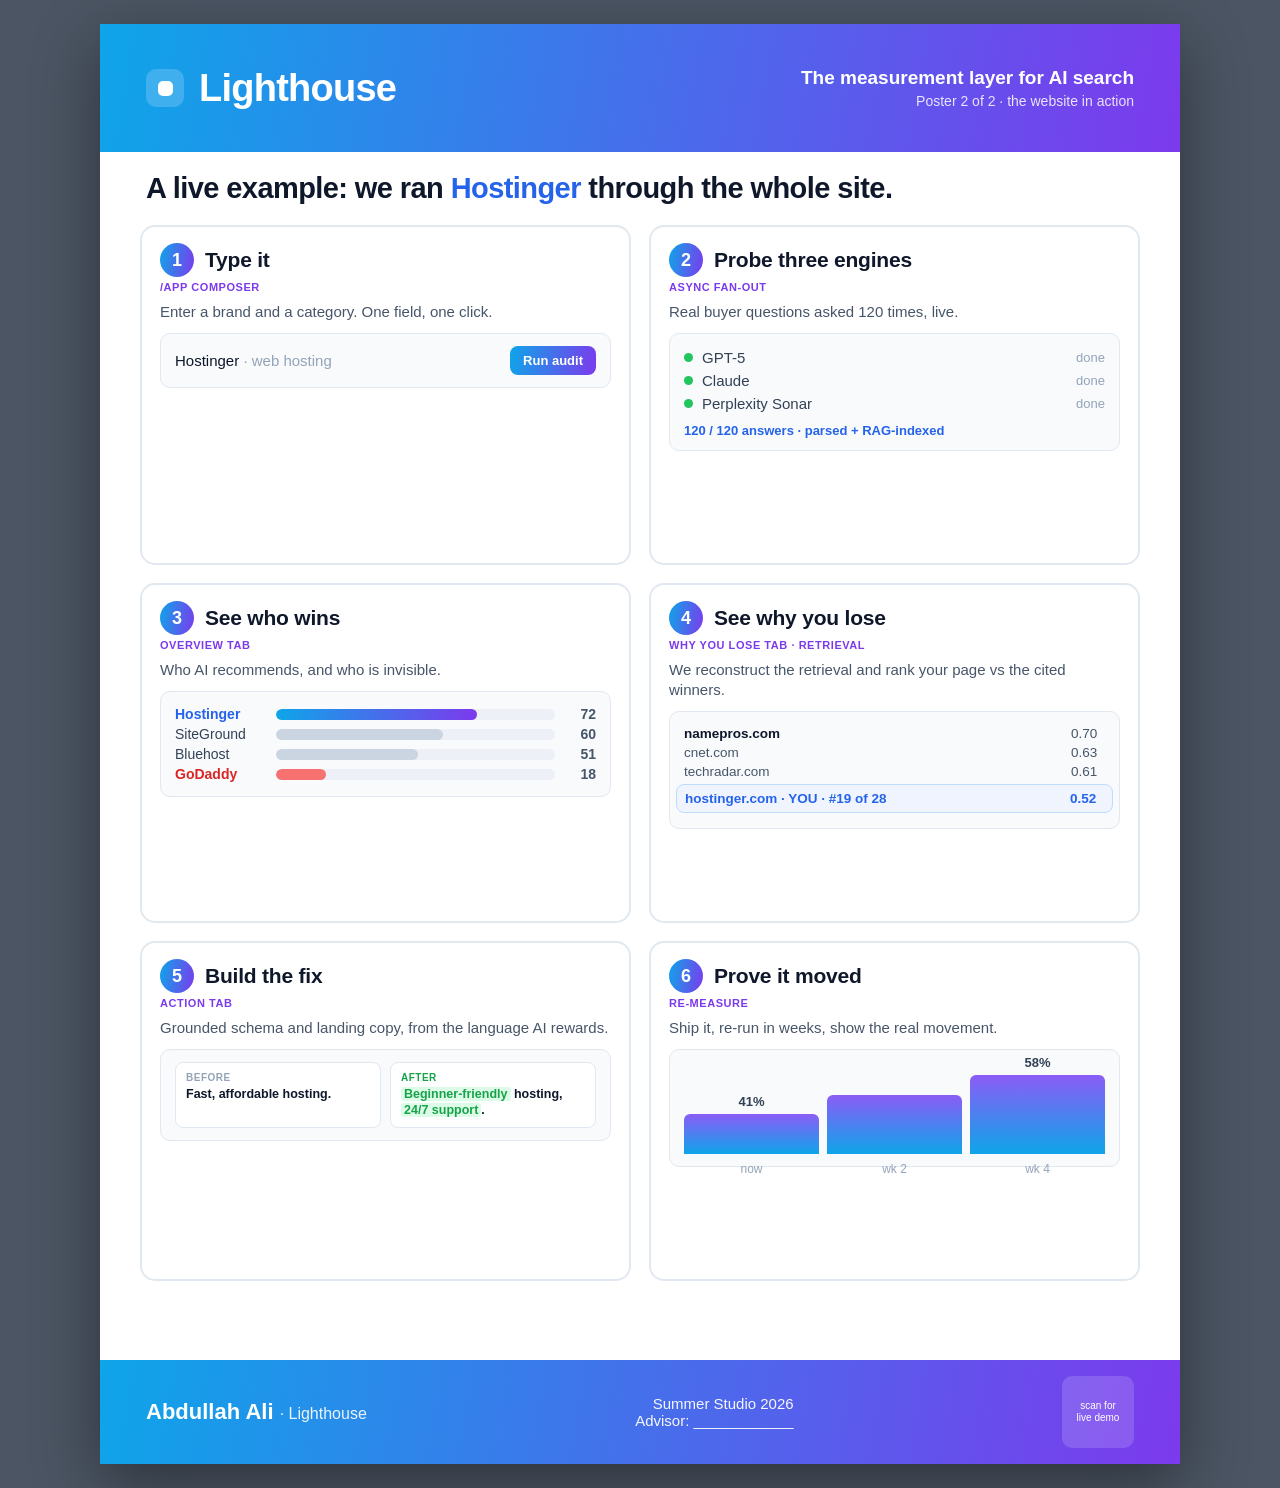
<file: poster/site-2.html>
<!DOCTYPE html>
<html lang="en">
<head>
<meta charset="UTF-8" />
<title>Lighthouse · Product Poster 2 of 2 (36 x 48)</title>
<style>
  /* DESIGN 2, POSTER 2 of 2: the website in action, step by step. White. 36x48 (1080x1440). */
  *{margin:0;padding:0;box-sizing:border-box}
  body{background:#4b5563;display:flex;justify-content:center;padding:24px;font-family:Arial,Helvetica,"Roboto",sans-serif;color:#0F172A}
  .poster{width:1080px;height:1440px;background:#fff;position:relative;overflow:hidden;box-shadow:0 20px 60px rgba(0,0,0,.4);display:flex;flex-direction:column}
  .grad{background:linear-gradient(100deg,#0EA5E9,#7C3AED)}
  .accent{color:#2563EB}
  .head{height:128px;padding:0 46px;display:flex;align-items:center;justify-content:space-between;color:#fff}
  .brand{display:flex;align-items:center;gap:15px}
  .mark{width:38px;height:38px;border-radius:10px;background:rgba(255,255,255,.18);display:flex;align-items:center;justify-content:center}
  .mark div{width:15px;height:15px;border-radius:5px;background:#fff}
  .brand .n{font-size:38px;font-weight:800;letter-spacing:-.02em}
  .head .r{text-align:right}.head .tag{font-size:19px;font-weight:600}.head .pg{font-size:14px;opacity:.85;margin-top:4px}
  .intro{padding:20px 46px 4px}
  .intro h1{font-size:29px;font-weight:800;letter-spacing:-.02em}
  .intro h1 b{color:#2563EB}
  .steps{padding:16px 40px;display:grid;grid-template-columns:1fr 1fr;gap:18px}
  .step{border:2px solid #E2E8F0;border-radius:15px;padding:16px 18px;height:340px;position:relative}
  .sh{display:flex;align-items:center;gap:11px;margin-bottom:4px}
  .num{flex:none;width:34px;height:34px;border-radius:50%;background:linear-gradient(100deg,#0EA5E9,#7C3AED);color:#fff;font-weight:800;font-size:18px;display:flex;align-items:center;justify-content:center}
  .step h3{font-size:21px;font-weight:800;letter-spacing:-.01em;margin:0}
  .step p{font-size:15px;color:#475569;line-height:1.34;margin-bottom:11px}
  .step .tagk{font-size:11px;font-weight:800;color:#7C3AED;letter-spacing:.05em;text-transform:uppercase;display:block;margin-bottom:9px}
  .mock{background:#F8FAFC;border:1px solid #E2E8F0;border-radius:10px;padding:12px 14px}
  .sbar{display:flex;align-items:center;gap:9px}.sf{flex:1;font-size:15px}.sf .c{color:#94A3B8}
  .run{font-size:13px;font-weight:700;color:#fff;background:linear-gradient(100deg,#0EA5E9,#7C3AED);border-radius:8px;padding:7px 13px}
  .eng{display:flex;align-items:center;gap:9px;font-size:15px;color:#334155;padding:3px 0}
  .eng .d{width:9px;height:9px;border-radius:50%;background:#22C55E}.eng .r{margin-left:auto;font-size:13px;color:#94A3B8}
  .prog{margin-top:8px;font-size:13px;color:#2563EB;font-weight:700}
  .b{display:flex;align-items:center;gap:9px;font-size:14px;padding:2px 0}
  .b .nm{width:92px;color:#334155}.b.you .nm{color:#2563EB;font-weight:800}.b.bad .nm{color:#DC2626;font-weight:800}
  .b .tr{flex:1;height:11px;background:#EDF1F7;border-radius:99px;overflow:hidden}
  .b .tr>span{display:block;height:100%;border-radius:99px;background:#CBD5E1}
  .b.you .tr>span{background:linear-gradient(90deg,#0EA5E9,#7C3AED)}.b.bad .tr>span{background:#F87171}
  .b .pc{width:32px;text-align:right;color:#475569;font-weight:700}
  .rr{display:grid;grid-template-columns:1fr 34px;gap:8px;font-size:13.5px;padding:2px 0;color:#475569;align-items:center}
  .rr.you{background:#EFF4FF;border:1px solid #BFDBFE;border-radius:8px;padding:6px 8px;margin:3px -8px;color:#2563EB;font-weight:800}
  .rr b{color:#0F172A}
  .ba{display:grid;grid-template-columns:1fr 1fr;gap:9px}
  .card2{border:1px solid #E2E8F0;border-radius:8px;padding:9px 10px;background:#fff}
  .card2 .l{font-size:10px;text-transform:uppercase;letter-spacing:.05em;font-weight:800;margin-bottom:4px}
  .card2.b4 .l{color:#94A3B8}.card2.af .l{color:#16A34A}
  .card2 h5{font-size:12.5px;font-weight:800;line-height:1.25}
  .hl{background:#DCFCE7;color:#16A34A;border-radius:3px;padding:0 3px}
  .trend{display:flex;align-items:flex-end;gap:8px;height:92px}
  .trend .col{flex:1;background:linear-gradient(180deg,#8B5CF6,#0EA5E9);border-radius:6px 6px 0 0;position:relative}
  .trend .col span{position:absolute;top:-20px;left:0;right:0;text-align:center;font-size:13px;font-weight:800;color:#334155}
  .trend .col small{position:absolute;bottom:-22px;left:0;right:0;text-align:center;font-size:12px;color:#94A3B8}
  .foot{margin-top:auto;height:104px;padding:0 46px;color:#fff;display:flex;align-items:center;justify-content:space-between;flex:none}
  .foot .who{font-size:22px;font-weight:800}.foot .who span{font-weight:500;opacity:.9;font-size:16px}
  .foot .meta{font-size:15px;text-align:right;opacity:.95}
  .qr{width:72px;height:72px;border-radius:10px;background:rgba(255,255,255,.15);display:flex;align-items:center;justify-content:center;font-size:10px;text-align:center;line-height:1.2}
</style>
</head>
<body>
<div class="poster">
  <div class="head grad">
    <div class="brand"><div class="mark"><div></div></div><div class="n">Lighthouse</div></div>
    <div class="r"><div class="tag">The measurement layer for AI search</div><div class="pg">Poster 2 of 2 &middot; the website in action</div></div>
  </div>

  <div class="intro"><h1>A live example: we ran <b>Hostinger</b> through the whole site.</h1></div>

  <div class="steps">
    <div class="step"><div class="sh"><span class="num">1</span><h3>Type it</h3></div><div class="tagk">/app composer</div><p>Enter a brand and a category. One field, one click.</p>
      <div class="mock"><div class="sbar"><div class="sf">Hostinger <span class="c">&middot; web hosting</span></div><div class="run">Run audit</div></div></div>
    </div>
    <div class="step"><div class="sh"><span class="num">2</span><h3>Probe three engines</h3></div><div class="tagk">async fan-out</div><p>Real buyer questions asked 120 times, live.</p>
      <div class="mock">
        <div class="eng"><span class="d"></span>GPT-5<span class="r">done</span></div>
        <div class="eng"><span class="d"></span>Claude<span class="r">done</span></div>
        <div class="eng"><span class="d"></span>Perplexity Sonar<span class="r">done</span></div>
        <div class="prog">120 / 120 answers &middot; parsed + RAG-indexed</div>
      </div>
    </div>
    <div class="step"><div class="sh"><span class="num">3</span><h3>See who wins</h3></div><div class="tagk">Overview tab</div><p>Who AI recommends, and who is invisible.</p>
      <div class="mock">
        <div class="b you"><span class="nm">Hostinger</span><span class="tr"><span style="width:72%"></span></span><span class="pc">72</span></div>
        <div class="b"><span class="nm">SiteGround</span><span class="tr"><span style="width:60%"></span></span><span class="pc">60</span></div>
        <div class="b"><span class="nm">Bluehost</span><span class="tr"><span style="width:51%"></span></span><span class="pc">51</span></div>
        <div class="b bad"><span class="nm">GoDaddy</span><span class="tr"><span style="width:18%"></span></span><span class="pc">18</span></div>
      </div>
    </div>
    <div class="step"><div class="sh"><span class="num">4</span><h3>See why you lose</h3></div><div class="tagk">Why you lose tab &middot; retrieval</div><p>We reconstruct the retrieval and rank your page vs the cited winners.</p>
      <div class="mock">
        <div class="rr"><span><b>namepros.com</b></span><span>0.70</span></div>
        <div class="rr"><span>cnet.com</span><span>0.63</span></div>
        <div class="rr"><span>techradar.com</span><span>0.61</span></div>
        <div class="rr you"><span>hostinger.com &middot; YOU &middot; #19 of 28</span><span>0.52</span></div>
      </div>
    </div>
    <div class="step"><div class="sh"><span class="num">5</span><h3>Build the fix</h3></div><div class="tagk">Action tab</div><p>Grounded schema and landing copy, from the language AI rewards.</p>
      <div class="mock ba">
        <div class="card2 b4"><div class="l">Before</div><h5>Fast, affordable hosting.</h5></div>
        <div class="card2 af"><div class="l">After</div><h5><span class="hl">Beginner-friendly</span> hosting, <span class="hl">24/7 support</span>.</h5></div>
      </div>
    </div>
    <div class="step"><div class="sh"><span class="num">6</span><h3>Prove it moved</h3></div><div class="tagk">re-measure</div><p>Ship it, re-run in weeks, show the real movement.</p>
      <div class="mock"><div class="trend">
        <div class="col" style="height:44%"><span>41%</span><small>now</small></div>
        <div class="col" style="height:64%"><span>&nbsp;</span><small>wk 2</small></div>
        <div class="col" style="height:86%"><span>58%</span><small>wk 4</small></div>
      </div></div>
    </div>
  </div>

  <div class="foot grad">
    <div class="who">Abdullah Ali <span>&middot; Lighthouse</span></div>
    <div class="meta">Summer Studio 2026<br>Advisor: ____________</div>
    <div class="qr">scan for<br>live demo</div>
  </div>
</div>
</body>
</html>
</file>
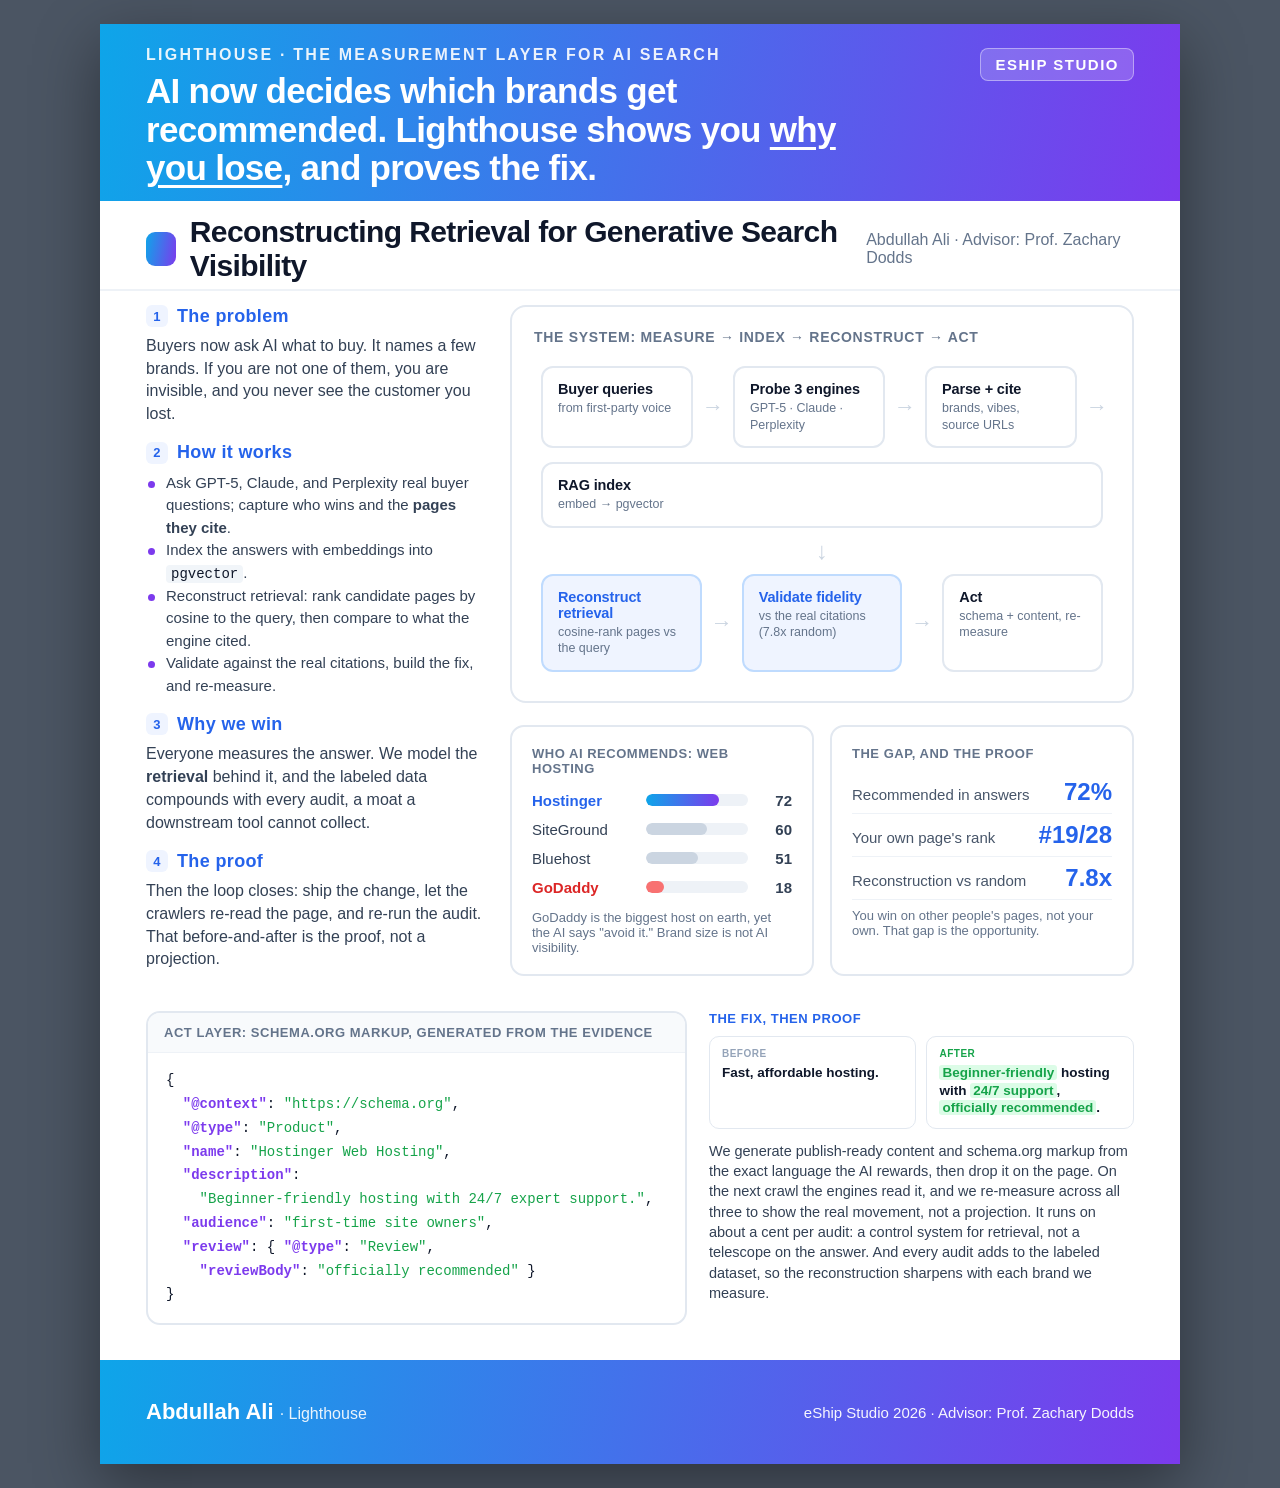
<file: poster/thesis.html>
<!DOCTYPE html>
<html lang="en">
<head>
<meta charset="UTF-8" />
<title>Lighthouse · Thesis Poster (36 x 48)</title>
<style>
  /* DESIGN 1: single thesis poster. What the system does and how it works.
     Portrait 36 x 48 in (3:4), 1080 x 1440 px. White, technical. */
  *{margin:0;padding:0;box-sizing:border-box}
  body{background:#4b5563;display:flex;justify-content:center;padding:24px;
    font-family:Arial,Helvetica,"Roboto",sans-serif;color:#0F172A}
  .poster{width:1080px;height:1440px;background:#fff;position:relative;overflow:hidden;box-shadow:0 20px 60px rgba(0,0,0,.4);display:flex;flex-direction:column}
  .grad{background:linear-gradient(100deg,#0EA5E9,#7C3AED)}
  .accent{color:#2563EB}
  /* finding banner */
  .banner{padding:22px 46px 12px;color:#fff;display:flex;gap:26px;align-items:flex-start;flex:none}
  .btext{flex:1}
  .hmc{flex:none;display:flex;flex-direction:column;align-items:flex-end;gap:8px;margin-top:2px}
  .eship{font-size:15px;font-weight:800;letter-spacing:.1em;text-transform:uppercase;color:#fff;background:rgba(255,255,255,.18);border:1px solid rgba(255,255,255,.4);border-radius:8px;padding:7px 14px}
  .logo-slot{width:240px;height:100px}
  .banner .kick{font-size:16px;font-weight:700;letter-spacing:.14em;text-transform:uppercase;opacity:.9}
  .banner h1{font-size:35px;font-weight:800;line-height:1.1;margin-top:8px;letter-spacing:-.02em}
  .banner h1 u{text-underline-offset:5px;text-decoration-thickness:3px}
  /* title strip */
  .title{padding:14px 46px 6px;display:flex;align-items:center;justify-content:space-between;border-bottom:2px solid #EEF2F7;flex:none}
  .title .l{display:flex;align-items:center;gap:14px}
  .title .m{width:34px;height:34px;border-radius:9px;background:linear-gradient(100deg,#0EA5E9,#7C3AED)}
  .title .n{font-size:30px;font-weight:800;letter-spacing:-.02em}
  .title .a{font-size:16px;color:#64748B}
  /* body grid */
  .body{display:grid;grid-template-columns:340px 1fr;gap:24px;padding:14px 46px 8px;flex:none}
  .sec{margin-bottom:16px}
  .sec .h{font-size:18px;font-weight:800;color:#2563EB;letter-spacing:.02em;margin-bottom:8px;display:flex;align-items:center;gap:9px}
  .sec .h .b{width:22px;height:22px;border-radius:6px;background:#EFF4FF;color:#2563EB;font-size:13px;display:flex;align-items:center;justify-content:center;font-weight:800}
  .sec p{font-size:16px;color:#334155;line-height:1.42}
  .sec ul{margin:6px 0 0 2px;list-style:none}
  .sec li{font-size:15px;color:#334155;line-height:1.5;padding-left:18px;position:relative}
  .sec li:before{content:"";position:absolute;left:0;top:9px;width:7px;height:7px;border-radius:50%;background:#7C3AED}
  .sec code{font-family:ui-monospace,Menlo,monospace;font-size:14px;background:#F1F5F9;padding:1px 5px;border-radius:4px;color:#0F172A}
  /* pipeline figure */
  .fig{border:2px solid #E2E8F0;border-radius:16px;padding:22px 22px}
  .fig .cap{font-size:14px;font-weight:800;text-transform:uppercase;letter-spacing:.05em;color:#64748B;margin-bottom:14px}
  .pipe{display:flex;flex-wrap:wrap;align-items:stretch;gap:0}
  .stage{flex:1 1 0;min-width:150px;border:2px solid #E2E8F0;border-radius:12px;padding:13px 15px;margin:7px}
  .stage .t{font-size:14.5px;font-weight:800;letter-spacing:-.01em}
  .stage .d{font-size:12.5px;color:#64748B;margin-top:3px;line-height:1.32}
  .stage.k{border-color:#BFDBFE;background:#EFF4FF}
  .stage.k .t{color:#2563EB}
  .arrow{align-self:center;color:#CBD5E1;font-size:22px;font-weight:800;padding:0 2px}
  /* results figures */
  .rgrid{display:grid;grid-template-columns:1fr 1fr;gap:16px;margin-top:22px}
  .rcard{border:2px solid #E2E8F0;border-radius:14px;padding:19px 20px}
  .rcard .c{font-size:13px;font-weight:800;text-transform:uppercase;letter-spacing:.04em;color:#64748B;margin-bottom:10px}
  .b{display:flex;align-items:center;gap:10px;font-size:15px;padding:6px 0}
  .b .nm{width:104px;color:#334155}.b.you .nm{color:#2563EB;font-weight:800}.b.bad .nm{color:#DC2626;font-weight:800}
  .b .tr{flex:1;height:12px;background:#EEF2F7;border-radius:99px;overflow:hidden}
  .b .tr>span{display:block;height:100%;border-radius:99px;background:#CBD5E1}
  .b.you .tr>span{background:linear-gradient(90deg,#0EA5E9,#7C3AED)}.b.bad .tr>span{background:#F87171}
  .b .pc{width:34px;text-align:right;font-weight:700;color:#334155}
  .metric{display:flex;justify-content:space-between;align-items:baseline;padding:7px 0;border-bottom:1px solid #EEF2F7;font-size:15px;color:#475569}
  .metric:last-child{border:0}.metric b{font-size:24px;color:#2563EB}
  /* act layer (schema transcript + before/after) */
  .act{display:grid;grid-template-columns:1.12fr .88fr;gap:22px;padding:16px 46px 16px;flex:none}
  .acode{border:2px solid #E2E8F0;border-radius:14px;overflow:hidden}
  .acode .ah{font-size:13px;font-weight:800;text-transform:uppercase;letter-spacing:.04em;color:#64748B;padding:12px 16px;border-bottom:1px solid #EEF2F7;background:#F8FAFC}
  .acode pre{padding:16px 18px;font-family:ui-monospace,Menlo,monospace;font-size:14px;line-height:1.7;color:#0F172A;white-space:pre-wrap}
  .acode .k{color:#7C3AED;font-weight:600}.acode .s{color:#16A34A}
  .aside .ah{font-size:13px;font-weight:800;text-transform:uppercase;letter-spacing:.04em;color:#2563EB;margin-bottom:10px}
  .ba{display:grid;grid-template-columns:1fr 1fr;gap:10px;margin-bottom:12px}
  .bc{border:1px solid #E2E8F0;border-radius:10px;padding:11px 12px}
  .bc .l{font-size:10px;text-transform:uppercase;letter-spacing:.05em;font-weight:800;margin-bottom:5px}
  .bc.b4 .l{color:#94A3B8}.bc.af .l{color:#16A34A}
  .bc .h5{font-size:13.5px;font-weight:700;line-height:1.3}
  .hl{background:#DCFCE7;color:#16A34A;border-radius:3px;padding:0 3px}
  .aside p{font-size:14.5px;color:#334155;line-height:1.4}
  /* footer */
  /* what your team sees: monitor mockup */
  .whatyousee{font-size:13px;font-weight:800;text-transform:uppercase;letter-spacing:.05em;color:#2563EB;margin:4px 0 8px}
  .monitor .scr{background:#fff;border:6px solid #0B1020;border-radius:12px;overflow:hidden;box-shadow:0 14px 34px -22px rgba(0,0,0,.55)}
  .m-nav{display:flex;justify-content:space-between;align-items:center;background:#0B1020;color:#fff;font-weight:800;font-size:13px;padding:7px 11px}
  .m-nav span{font-weight:500;font-size:11px;color:#94A3B8}
  .m-kpis{display:flex;border-bottom:1px solid #EEF2F7}
  .m-kpis>div{flex:1;padding:10px;border-right:1px solid #EEF2F7;text-align:center}
  .m-kpis>div:last-child{border:0}
  .m-kpis b{display:block;font-size:22px;font-weight:900;color:#2563EB;letter-spacing:-.02em}
  .m-kpis span{font-size:10px;color:#94A3B8;text-transform:uppercase;letter-spacing:.04em}
  .m-tabs{display:flex;gap:6px;padding:10px 13px;border-bottom:1px solid #EEF2F7}
  .m-tabs i{width:38px;height:9px;border-radius:99px;background:#E2E8F0}.m-tabs i.on{background:#2563EB;width:52px}
  .m-body{padding:14px 14px 16px}
  .m-bar{height:17px;background:#EEF2F7;border-radius:99px;overflow:hidden;margin:11px 0}
  .m-bar>span{display:block;height:100%;border-radius:99px;background:#CBD5E1}
  .m-bar.you>span{background:linear-gradient(90deg,#0EA5E9,#7C3AED)}.m-bar.bad>span{background:#F87171}
  .neck{width:66px;height:13px;background:#CBD5E1;margin:0 auto}
  .base{width:150px;height:9px;background:#94A3B8;margin:0 auto;border-radius:99px}
  /* the gap: measurement + fidelity on one visual */
  .gapcard{border:2px solid #E2E8F0;border-radius:14px;padding:16px 18px;margin-bottom:13px}
  .gc-h{font-size:19px;font-weight:800;letter-spacing:-.01em;margin-bottom:13px}.gc-h b{color:#DC2626}
  .gv{display:flex;align-items:center;gap:12px;margin:12px 0}
  .gv-l{width:158px;font-size:13.5px;color:#475569}
  .gv-tr{flex:1;height:36px;background:#EEF2F7;border-radius:8px;overflow:hidden}
  .gv-tr>span{display:flex;align-items:center;justify-content:flex-end;height:100%;color:#fff;font-weight:800;font-size:14px;padding-right:11px;border-radius:8px;white-space:nowrap}
  .gv-tr>span.good{background:linear-gradient(90deg,#0EA5E9,#7C3AED)}
  .gv-tr>span.warn{background:#F87171}
  .gv-gap{font-size:14.5px;font-weight:700;color:#DC2626;margin-top:8px}
  .whocard{border:2px solid #E2E8F0;border-radius:14px;padding:15px 18px;margin-bottom:12px}
  .wc-h{font-size:13px;font-weight:800;text-transform:uppercase;letter-spacing:.04em;color:#64748B;margin-bottom:10px}
  .b2{display:flex;align-items:center;gap:10px;font-size:14px;padding:3px 0}
  .b2 .nm{width:96px;color:#334155}.b2.bad .nm{color:#DC2626;font-weight:800}
  .b2 .tr{flex:1;height:11px;background:#EEF2F7;border-radius:99px;overflow:hidden}
  .b2 .tr>span{display:block;height:100%;border-radius:99px;background:#CBD5E1}
  .b2.bad .tr>span{background:#F87171}
  .b2 .pc{width:30px;text-align:right;font-weight:700;color:#334155}
  .wc-note{font-size:12.5px;color:#64748B;margin-top:9px;line-height:1.4}
  .fidbar{font-size:15px;color:#0F172A;background:#EFF4FF;border:1px solid #BFDBFE;border-radius:10px;padding:12px 15px}.fidbar b{color:#2563EB}
  /* compact pipeline strip */
  .pipestrip{display:flex;align-items:center;flex-wrap:wrap;gap:8px;padding:12px 46px 2px;font-size:13.5px}
  .pipestrip .ps-h{font-weight:800;color:#2563EB;text-transform:uppercase;letter-spacing:.04em;margin-right:2px}
  .pipestrip .ps{border:2px solid #E2E8F0;border-radius:9px;padding:7px 12px;font-weight:600;color:#334155}
  .pipestrip .ar{color:#CBD5E1;font-weight:800;font-size:18px}
  .foot{margin-top:auto;height:104px;padding:0 46px;color:#fff;display:flex;align-items:center;justify-content:space-between;flex:none}
  .foot .who{font-size:22px;font-weight:800}.foot .who span{font-weight:500;opacity:.9;font-size:16px}
  .foot .meta{font-size:15px;text-align:right;opacity:.95}
  .qr{width:72px;height:72px;border-radius:10px;background:rgba(255,255,255,.15);display:flex;align-items:center;justify-content:center;font-size:10px;text-align:center;line-height:1.2}
</style>
</head>
<body>
<div class="poster">

  <div class="banner grad">
    <div class="btext">
      <div class="kick">Lighthouse &middot; the measurement layer for AI search</div>
      <h1>AI now decides which brands get recommended. Lighthouse shows you <u>why you lose</u>, and proves the fix.</h1>
    </div>
    <div class="hmc"><div class="eship">eShip Studio</div><div class="logo-slot"></div></div>
  </div>

  <div class="title">
    <div class="l"><div class="m"></div><div class="n">Reconstructing Retrieval for Generative Search Visibility</div></div>
    <div class="a">Abdullah Ali &middot; Advisor: Prof. Zachary Dodds</div>
  </div>

  <div class="body">
    <!-- LEFT: problem + method -->
    <div>
      <div class="sec">
        <div class="h"><span class="b">1</span>The problem</div>
        <p>Buyers now ask AI what to buy. It names a few brands. If you are not one of them, you are invisible, and you never see the customer you lost.</p>
      </div>
      <div class="sec">
        <div class="h"><span class="b">2</span>How it works</div>
        <ul>
          <li>Ask GPT-5, Claude, and Perplexity real buyer questions; capture who wins and the <b>pages they cite</b>.</li>
          <li>Index the answers with embeddings into <code>pgvector</code>.</li>
          <li>Reconstruct retrieval: rank candidate pages by cosine to the query, then compare to what the engine cited.</li>
          <li>Validate against the real citations, build the fix, and re-measure.</li>
        </ul>
      </div>
      <div class="sec">
        <div class="h"><span class="b">3</span>Why we win</div>
        <p>Everyone measures the answer. We model the <b>retrieval</b> behind it, and the labeled data compounds with every audit, a moat a downstream tool cannot collect.</p>
      </div>
      <div class="sec">
        <div class="h"><span class="b">4</span>The proof</div>
        <p>Then the loop closes: ship the change, let the crawlers re-read the page, and re-run the audit. That before-and-after is the proof, not a projection.</p>
      </div>
    </div>

    <!-- RIGHT: system + results -->
    <div>
      <div class="fig">
        <div class="cap">The system: measure &rarr; index &rarr; reconstruct &rarr; act</div>
        <div class="pipe">
          <div class="stage"><div class="t">Buyer queries</div><div class="d">from first-party voice</div></div>
          <div class="arrow">&rarr;</div>
          <div class="stage"><div class="t">Probe 3 engines</div><div class="d">GPT-5 &middot; Claude &middot; Perplexity</div></div>
          <div class="arrow">&rarr;</div>
          <div class="stage"><div class="t">Parse + cite</div><div class="d">brands, vibes, source URLs</div></div>
          <div class="arrow">&rarr;</div>
          <div class="stage"><div class="t">RAG index</div><div class="d">embed &rarr; pgvector</div></div>
        </div>
        <div style="text-align:center;color:#CBD5E1;font-size:24px;font-weight:800;margin:2px 0">&darr;</div>
        <div class="pipe">
          <div class="stage k"><div class="t">Reconstruct retrieval</div><div class="d">cosine-rank pages vs the query</div></div>
          <div class="arrow">&rarr;</div>
          <div class="stage k"><div class="t">Validate fidelity</div><div class="d">vs the real citations (7.8x random)</div></div>
          <div class="arrow">&rarr;</div>
          <div class="stage"><div class="t">Act</div><div class="d">schema + content, re-measure</div></div>
        </div>
      </div>
      <div class="rgrid">
        <div class="rcard">
          <div class="c">Who AI recommends: web hosting</div>
          <div class="b you"><span class="nm">Hostinger</span><span class="tr"><span style="width:72%"></span></span><span class="pc">72</span></div>
          <div class="b"><span class="nm">SiteGround</span><span class="tr"><span style="width:60%"></span></span><span class="pc">60</span></div>
          <div class="b"><span class="nm">Bluehost</span><span class="tr"><span style="width:51%"></span></span><span class="pc">51</span></div>
          <div class="b bad"><span class="nm">GoDaddy</span><span class="tr"><span style="width:18%"></span></span><span class="pc">18</span></div>
          <p style="font-size:13px;color:#64748B;margin-top:8px">GoDaddy is the biggest host on earth, yet the AI says "avoid it." Brand size is not AI visibility.</p>
        </div>
        <div class="rcard">
          <div class="c">The gap, and the proof</div>
          <div class="metric"><span>Recommended in answers</span><b>72%</b></div>
          <div class="metric"><span>Your own page's rank</span><b>#19/28</b></div>
          <div class="metric"><span>Reconstruction vs random</span><b>7.8x</b></div>
          <p style="font-size:13px;color:#64748B;margin-top:8px">You win on other people's pages, not your own. That gap is the opportunity.</p>
        </div>
      </div>
    </div>
  </div>

  <div class="act">
    <div class="acode">
      <div class="ah">Act layer: schema.org markup, generated from the evidence</div>
      <pre>{
  <span class="k">"@context"</span>: <span class="s">"https://schema.org"</span>,
  <span class="k">"@type"</span>: <span class="s">"Product"</span>,
  <span class="k">"name"</span>: <span class="s">"Hostinger Web Hosting"</span>,
  <span class="k">"description"</span>:
    <span class="s">"Beginner-friendly hosting with 24/7 expert support."</span>,
  <span class="k">"audience"</span>: <span class="s">"first-time site owners"</span>,
  <span class="k">"review"</span>: { <span class="k">"@type"</span>: <span class="s">"Review"</span>,
    <span class="k">"reviewBody"</span>: <span class="s">"officially recommended"</span> }
}</pre>
    </div>
    <div class="aside">
      <div class="ah">The fix, then proof</div>
      <div class="ba">
        <div class="bc b4"><div class="l">Before</div><div class="h5">Fast, affordable hosting.</div></div>
        <div class="bc af"><div class="l">After</div><div class="h5"><span class="hl">Beginner-friendly</span> hosting with <span class="hl">24/7 support</span>, <span class="hl">officially recommended</span>.</div></div>
      </div>
      <p>We generate publish-ready content and schema.org markup from the exact language the AI rewards, then drop it on the page. On the next crawl the engines read it, and we re-measure across all three to show the real movement, not a projection. It runs on about a cent per audit: a control system for retrieval, not a telescope on the answer. And every audit adds to the labeled dataset, so the reconstruction sharpens with each brand we measure.</p>
    </div>
  </div>

  <div class="foot grad">
    <div class="who">Abdullah Ali <span>&middot; Lighthouse</span></div>
    <div class="meta">eShip Studio 2026 &middot; Advisor: Prof. Zachary Dodds</div>
  </div>
</div>
</body>
</html>
</file>
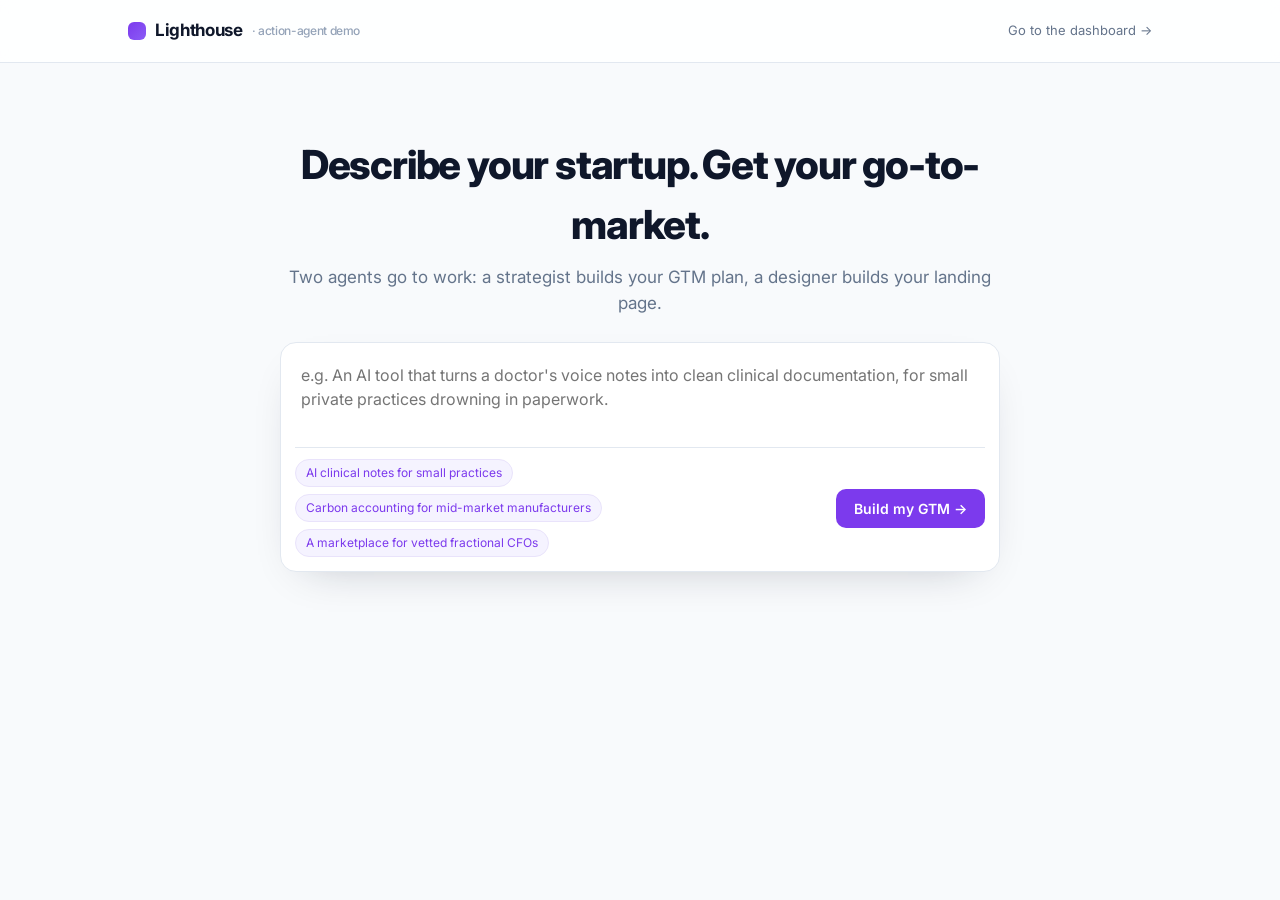
<file: web/gtm.html>
<!doctype html>
<html lang="en">
<head>
<meta charset="utf-8" />
<meta name="viewport" content="width=device-width, initial-scale=1" />
<title>GTM Studio</title>
<link href="https://fonts.googleapis.com/css2?family=Inter:wght@400;500;600;700;800&display=swap" rel="stylesheet">
<style>
  :root{--bg:#fff;--panel:#F8FAFC;--panel2:#F1F5F9;--ink:#0F172A;--muted:#64748B;--faint:#94A3B8;
    --line:#E2E8F0;--line2:#CBD5E1;--accent:#7C3AED;--accent2:#8B5CF6;--accent-soft:#F5F3FF;--good:#16A34A;}
  *{margin:0;box-sizing:border-box}
  body{background:var(--panel);color:var(--ink);font-family:Inter,system-ui,sans-serif;-webkit-font-smoothing:antialiased;line-height:1.5}
  .nav{background:rgba(255,255,255,.85);backdrop-filter:blur(8px);border-bottom:1px solid var(--line);position:sticky;top:0;z-index:20}
  .nav-in{max-width:1080px;margin:0 auto;padding:0 28px;height:62px;display:flex;align-items:center;justify-content:space-between}
  .logo{display:flex;align-items:center;gap:9px;font-weight:700;font-size:17px;letter-spacing:-.02em;text-decoration:none;color:var(--ink)}
  .logo .m{width:18px;height:18px;border-radius:6px;background:linear-gradient(135deg,var(--accent),var(--accent2))}
  .logo small{color:var(--faint);font-weight:500;font-size:12px}
  .nav a.alt{font-size:13px;color:var(--muted);text-decoration:none}
  .wrap{max-width:1080px;margin:0 auto;padding:0 28px}
  .hero{text-align:center;padding:8vh 0 30px;max-width:720px;margin:0 auto}
  h1{font-size:40px;letter-spacing:-.03em;font-weight:800;margin-bottom:10px}
  .sub{font-size:17px;color:var(--muted);margin-bottom:26px}
  .composer{background:#fff;border:1px solid var(--line);border-radius:16px;box-shadow:0 16px 44px -26px rgba(15,23,42,.3);padding:14px;text-align:left}
  .composer textarea{width:100%;border:0;outline:none;font-family:inherit;font-size:16px;color:var(--ink);resize:none;line-height:1.5;min-height:76px;padding:6px 6px 0}
  .composer .foot{display:flex;justify-content:space-between;align-items:center;border-top:1px solid var(--line);margin-top:8px;padding-top:11px;gap:12px}
  .ex{display:flex;gap:7px;flex-wrap:wrap}
  .ex span{font-size:12px;color:var(--accent);background:var(--accent-soft);border:1px solid #E9E3FB;border-radius:999px;padding:4px 10px;cursor:pointer}
  .btn{background:var(--accent);color:#fff;border:0;border-radius:10px;padding:11px 18px;font-size:14px;font-weight:600;cursor:pointer;font-family:inherit;white-space:nowrap}
  .btn:disabled{opacity:.6;cursor:default}
  /* agents */
  .agents{display:flex;gap:10px;justify-content:center;margin:26px 0 6px}
  .agent{display:flex;align-items:center;gap:9px;font-size:13px;color:var(--muted);background:#fff;border:1px solid var(--line);border-radius:999px;padding:7px 14px}
  .agent .dot{width:8px;height:8px;border-radius:50%;background:var(--line2)}
  .agent.run .dot{background:var(--accent);animation:pulse 1s infinite}
  .agent.done .dot{background:var(--good)}
  .agent.run{color:var(--ink);border-color:var(--accent)}
  @keyframes pulse{50%{opacity:.3}}
  .out{max-width:1080px;margin:0 auto 80px;padding:0 28px}
  .grid{display:grid;grid-template-columns:1fr 1fr;gap:16px;margin-top:16px}
  @media(max-width:820px){.grid{grid-template-columns:1fr}}
  .card{background:#fff;border:1px solid var(--line);border-radius:14px;padding:20px}
  .card h3{font-size:12px;text-transform:uppercase;letter-spacing:.06em;color:var(--muted);font-weight:700;margin-bottom:10px}
  .card .big{font-size:18px;font-weight:700;letter-spacing:-.01em;margin-bottom:6px}
  .card p{font-size:14px;color:var(--muted);line-height:1.55}
  .pillars{display:flex;flex-wrap:wrap;gap:7px;margin-top:4px}
  .pill{font-size:13px;color:var(--accent);background:var(--accent-soft);border:1px solid #E9E3FB;border-radius:8px;padding:5px 11px}
  .chan{border-top:1px solid var(--line);padding:11px 0}.chan:first-of-type{border-top:0}
  .chan b{font-size:14px}.chan .why{font-size:13px;color:var(--muted)}.chan .mv{font-size:13px;color:var(--ink);margin-top:3px}.chan .mv span{color:var(--accent);font-weight:600}
  .landing-card{margin-top:16px}
  .lc-hd{display:flex;align-items:center;justify-content:space-between;margin-bottom:10px}
  .lc-hd h3{font-size:12px;text-transform:uppercase;letter-spacing:.06em;color:var(--muted);font-weight:700}
  .frame-wrap{border:1px solid var(--line);border-radius:14px;overflow:hidden;background:#fff;box-shadow:0 16px 40px -28px rgba(15,23,42,.3)}
  .frame-bar{display:flex;align-items:center;gap:7px;padding:10px 14px;border-bottom:1px solid var(--line);background:var(--panel)}
  .frame-bar i{width:10px;height:10px;border-radius:50%;background:#E2E8F0}
  iframe{width:100%;height:620px;border:0;display:block;background:#fff}
  .loading{display:flex;align-items:center;gap:10px;color:var(--muted);font-size:14px;justify-content:center;padding:40px}
  .spin{width:14px;height:14px;border:2px solid var(--accent);border-right-color:transparent;border-radius:50%;animation:sp .7s linear infinite}
  @keyframes sp{to{transform:rotate(360deg)}}
  .err{background:#FEF2F2;border:1px solid #FECACA;color:#B91C1C;border-radius:12px;padding:16px;font-size:14px}
  .oneliner{text-align:center;font-size:22px;font-weight:700;letter-spacing:-.02em;margin:10px auto 0;max-width:760px}
  .measure-cta{display:flex;align-items:center;justify-content:space-between;gap:16px;flex-wrap:wrap;margin-top:18px;padding:16px 18px;border:1px solid var(--line);border-radius:14px;background:linear-gradient(180deg,#fff,var(--accent-soft))}
  .measure-cta .mc-tx{font-size:14px;color:var(--muted);max-width:640px;line-height:1.5}
  .measure-cta b{color:var(--ink)}
</style>
</head>
<body>
  <nav class="nav"><div class="nav-in">
    <a class="logo" href="/"><span class="m"></span> Lighthouse <small>· action-agent demo</small></a>
    <a class="alt" href="/app">Go to the dashboard →</a>
  </div></nav>

  <div class="wrap">
    <div class="hero">
      <h1>Describe your startup. Get your go-to-market.</h1>
      <p class="sub">Two agents go to work: a strategist builds your GTM plan, a designer builds your landing page.</p>
      <form id="form" class="composer">
        <textarea id="idea" placeholder="e.g. An AI tool that turns a doctor's voice notes into clean clinical documentation, for small private practices drowning in paperwork."></textarea>
        <div class="foot">
          <div class="ex" id="ex">
            <span>AI clinical notes for small practices</span>
            <span>Carbon accounting for mid-market manufacturers</span>
            <span>A marketplace for vetted fractional CFOs</span>
          </div>
          <button class="btn" id="build" type="submit">Build my GTM →</button>
        </div>
      </form>
    </div>
  </div>

  <div class="out" id="out"></div>

<script>
  const $=s=>document.querySelector(s);
  const esc=s=>String(s==null?"":s).replace(/[&<>"']/g,c=>({"&":"&amp;","<":"&lt;",">":"&gt;",'"':"&quot;","'":"&#39;"}[c]));
  const out=$("#out");

  document.querySelectorAll("#ex span").forEach(s=>s.onclick=()=>{$("#idea").value=s.textContent;$("#idea").focus();});

  $("#form").addEventListener("submit", async e=>{
    e.preventDefault();
    const idea=$("#idea").value.trim(); if(!idea) return;
    const btn=$("#build"); btn.disabled=true; btn.textContent="Working…";
    out.innerHTML=`
      <div class="agents">
        <div class="agent run" id="ag-strat"><span class="dot"></span>Strategist agent</div>
        <div class="agent" id="ag-design"><span class="dot"></span>Designer agent</div>
      </div>
      <div id="plan"><div class="loading"><span class="spin"></span> Strategist is building your GTM plan…</div></div>
      <div id="landing"></div>`;
    try{
      // Agent 1: strategist
      const pr=await fetch("/api/gtm/plan",{method:"POST",headers:{"Content-Type":"application/json"},body:JSON.stringify({idea})});
      if(!pr.ok) throw new Error((await pr.json().catch(()=>({}))).detail||"plan failed");
      const {plan}=await pr.json();
      $("#ag-strat").className="agent done"; renderPlan(plan);
      // Agent 2: designer
      $("#ag-design").className="agent run";
      $("#landing").innerHTML=`<div class="loading"><span class="spin"></span> Designer is building your landing page…</div>`;
      const lr=await fetch("/api/gtm/landing",{method:"POST",headers:{"Content-Type":"application/json"},body:JSON.stringify({idea,plan})});
      if(!lr.ok) throw new Error((await lr.json().catch(()=>({}))).detail||"landing failed");
      const {html}=await lr.json();
      $("#ag-design").className="agent done"; renderLanding(html);
      renderMeasureCTA(plan);
    }catch(err){
      out.insertAdjacentHTML("beforeend",`<div class="err">Could not build: ${esc(err.message)}</div>`);
    }finally{ btn.disabled=false; btn.textContent="Build my GTM →"; }
  });

  // Cold-start funnel: close the loop into the measurement product. A brand-new
  // startup has no AI presence yet, so we measure the CATEGORY (who AI recommends
  // and why) as the honest baseline, then they re-measure as they publish.
  function renderMeasureCTA(plan){
    const wrap=document.createElement("div"); wrap.className="measure-cta";
    wrap.innerHTML=`<div class="mc-tx"><b>Now measure it.</b> See who AI recommends in <b>${esc(plan.category||"your category")}</b> today, the sources it cites, and where you can break in. Re-run as you publish to track real movement.</div>
      <button class="btn" id="measure-btn">Measure in AI search →</button>`;
    out.appendChild(wrap);
    $("#measure-btn").onclick=async ev=>{
      const b=ev.currentTarget; b.disabled=true; b.textContent="Starting baseline audit…";
      try{
        const r=await fetch("/api/audits",{method:"POST",headers:{"Content-Type":"application/json"},
          body:JSON.stringify({brand:plan.name,category:plan.category||"",context:plan.value_prop||""})});
        if(!r.ok) throw new Error((await r.json().catch(()=>({}))).detail||"could not start");
        const {brand_id}=await r.json();
        window.location.href="/app?brand="+brand_id;
      }catch(err){ b.disabled=false; b.textContent="Measure in AI search →"; alert("Could not start audit: "+err.message); }
    };
  }

  function renderPlan(p){
    const pillars=(p.messaging_pillars||[]).map(x=>`<span class="pill">${esc(x)}</span>`).join("");
    const chans=(p.channels||[]).map(c=>`<div class="chan"><b>${esc(c.name)}</b><div class="why">${esc(c.why)}</div><div class="mv"><span>First move:</span> ${esc(c.first_move)}</div></div>`).join("");
    $("#plan").innerHTML=`
      <div class="oneliner">${esc(p.one_liner||p.name||"")}</div>
      <div class="grid">
        <div class="card"><h3>Beachhead ICP</h3><p>${esc(p.icp)}</p></div>
        <div class="card"><h3>The problem</h3><p>${esc(p.problem)}</p></div>
        <div class="card"><h3>Value proposition</h3><p>${esc(p.value_prop)}</p></div>
        <div class="card"><h3>The wedge</h3><p>${esc(p.wedge)}</p></div>
        <div class="card"><h3>Message pillars</h3><div class="pillars">${pillars}</div></div>
        <div class="card"><h3>Launch channels</h3>${chans}</div>
        <div class="card"><h3>Week-one campaign</h3><p>${esc(p.first_campaign)}</p></div>
        <div class="card"><h3>North-star metric</h3><p>${esc(p.north_star)}</p></div>
      </div>`;
  }
  function renderLanding(html){
    const f=document.createElement("iframe"); f.setAttribute("title","Generated landing page");
    $("#landing").innerHTML=`<div class="landing-card"><div class="lc-hd"><h3>Generated landing page</h3></div>
      <div class="frame-wrap"><div class="frame-bar"><i></i><i></i><i></i></div></div></div>`;
    $("#landing .frame-wrap").appendChild(f);
    f.srcdoc=html;
  }
</script>
</body>
</html>
</file>
